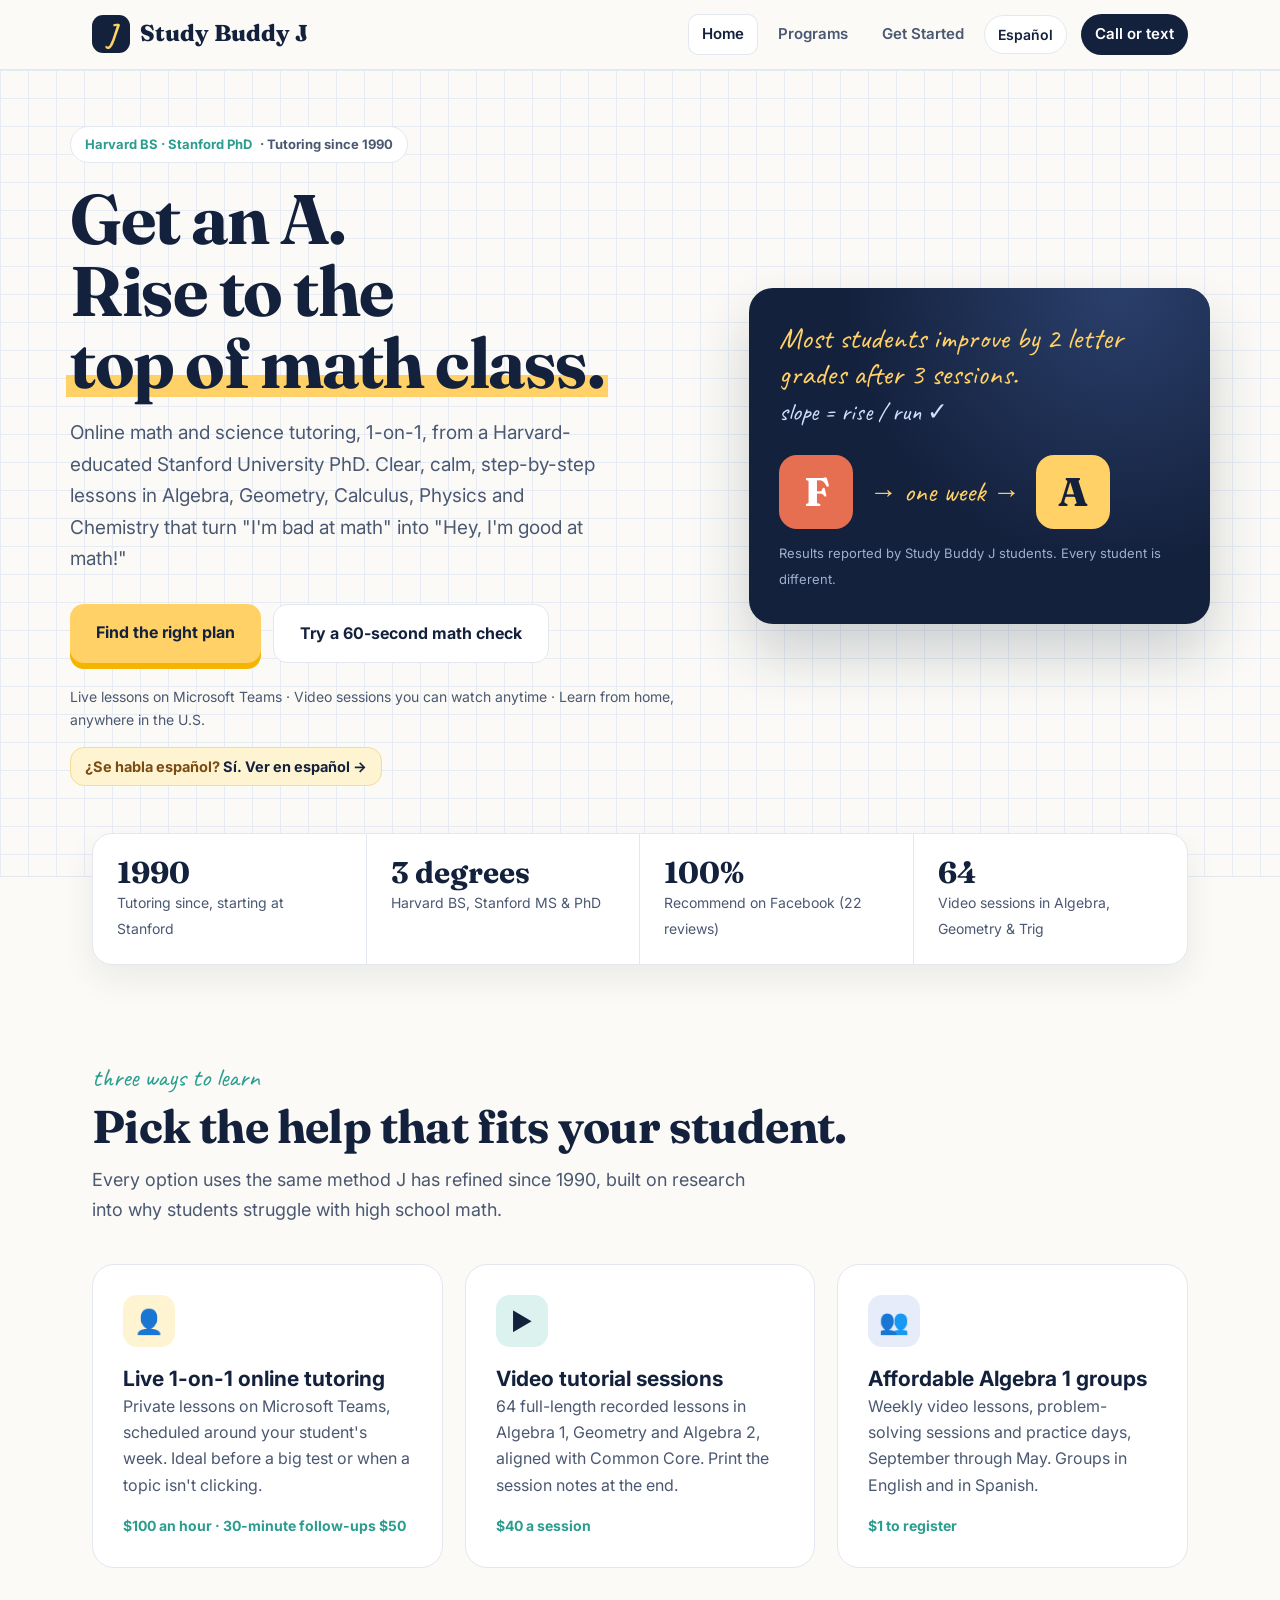
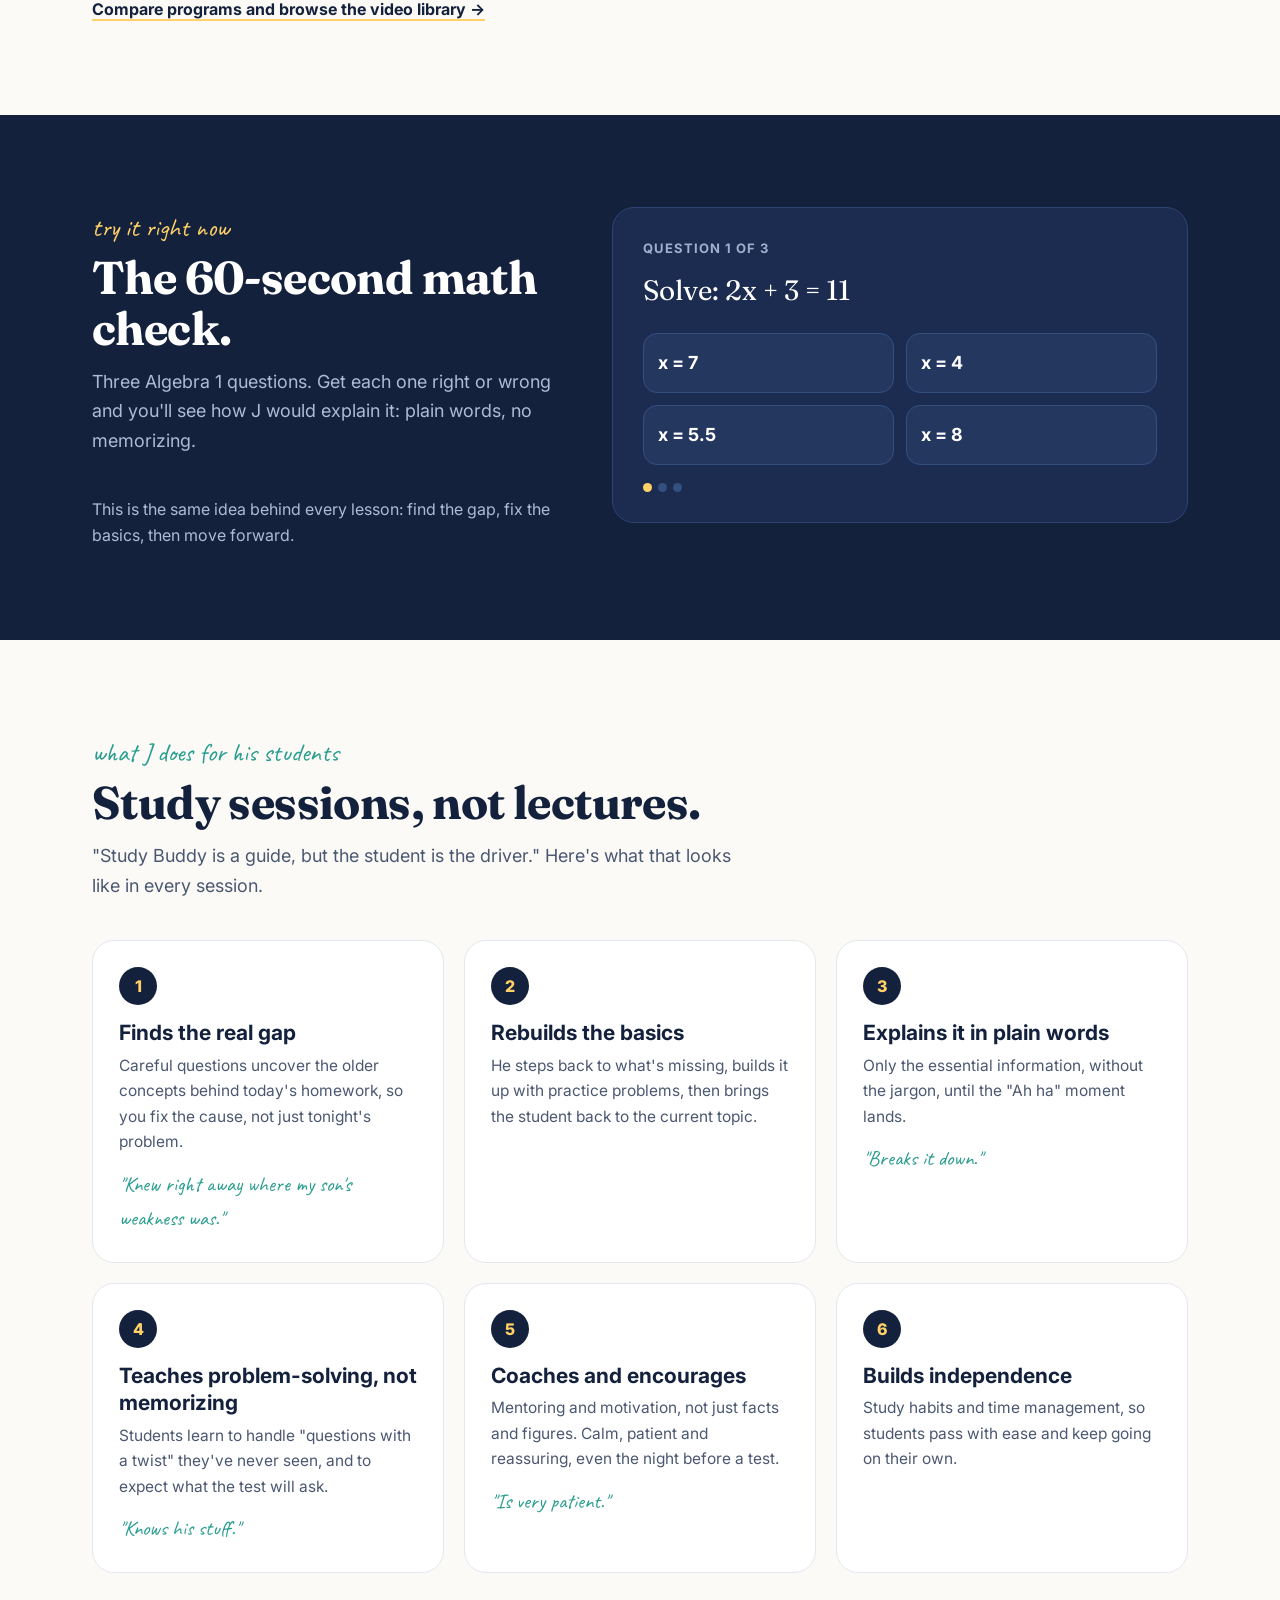
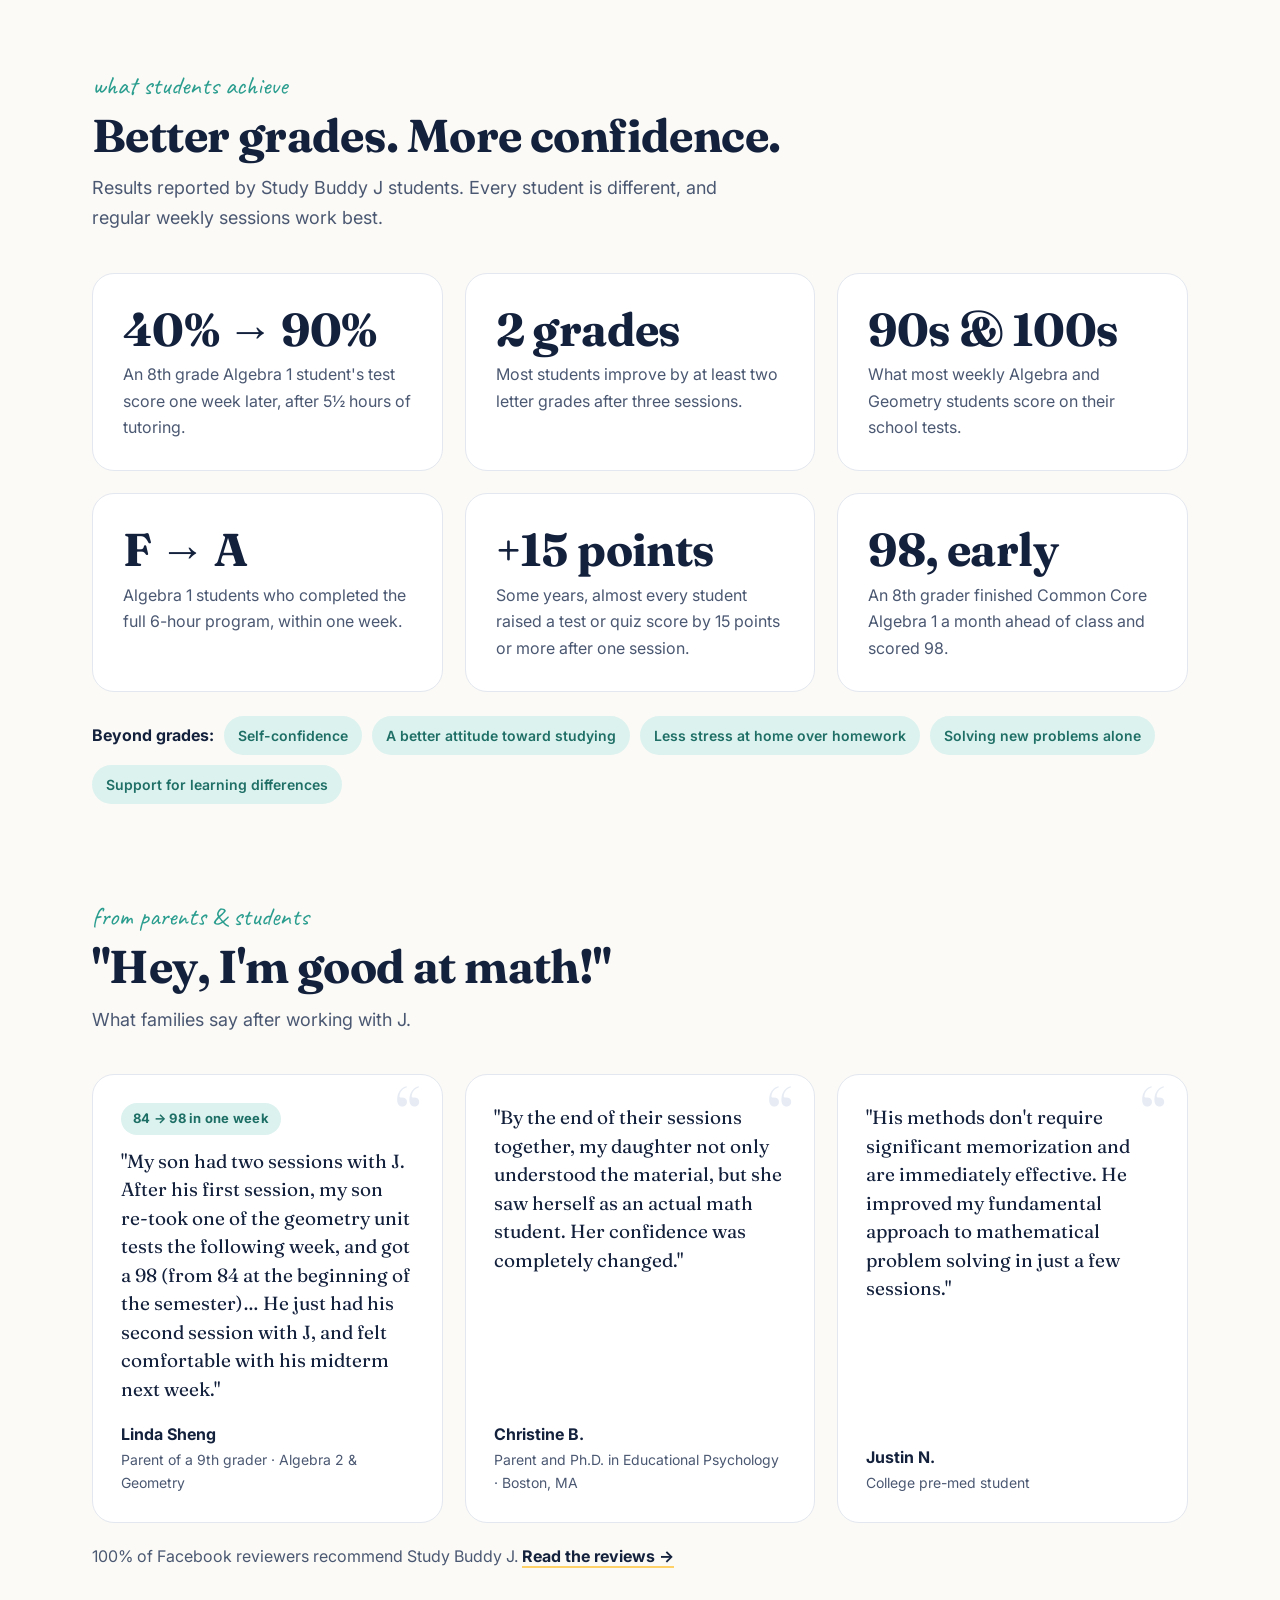
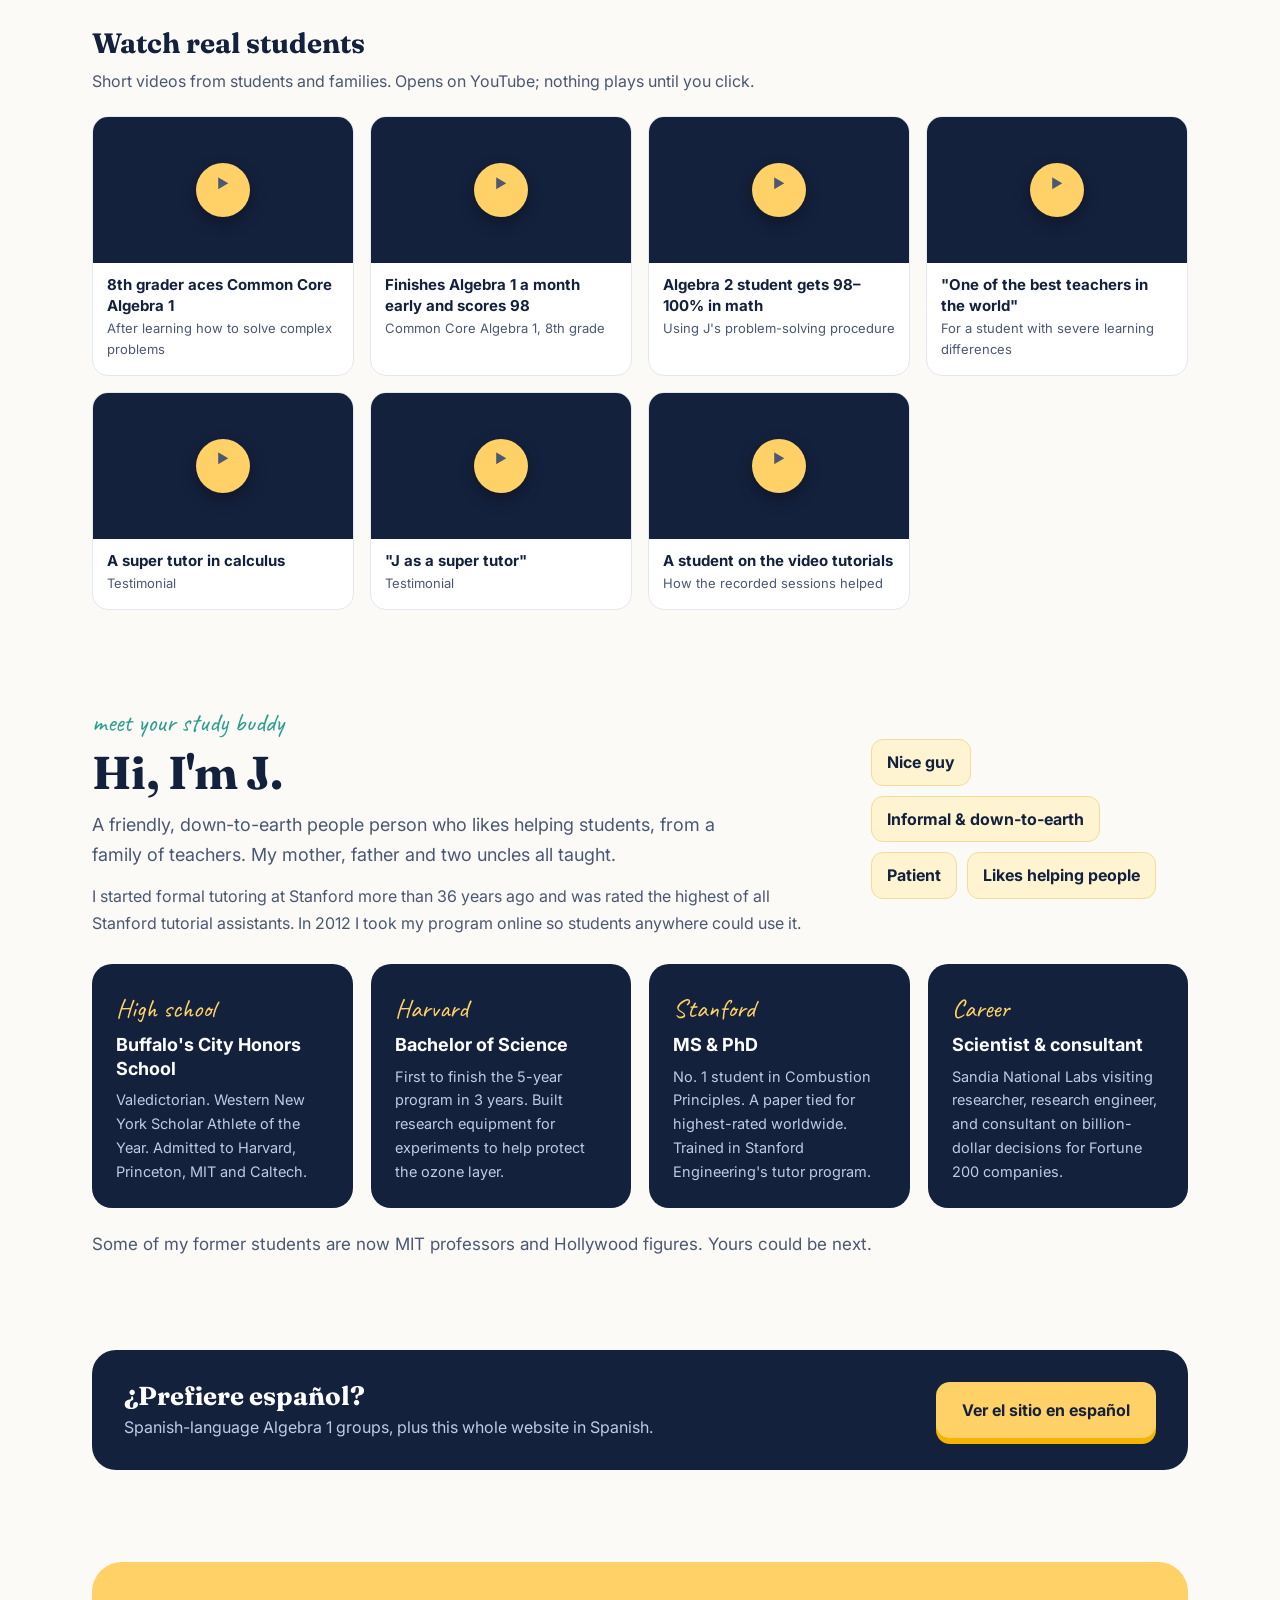
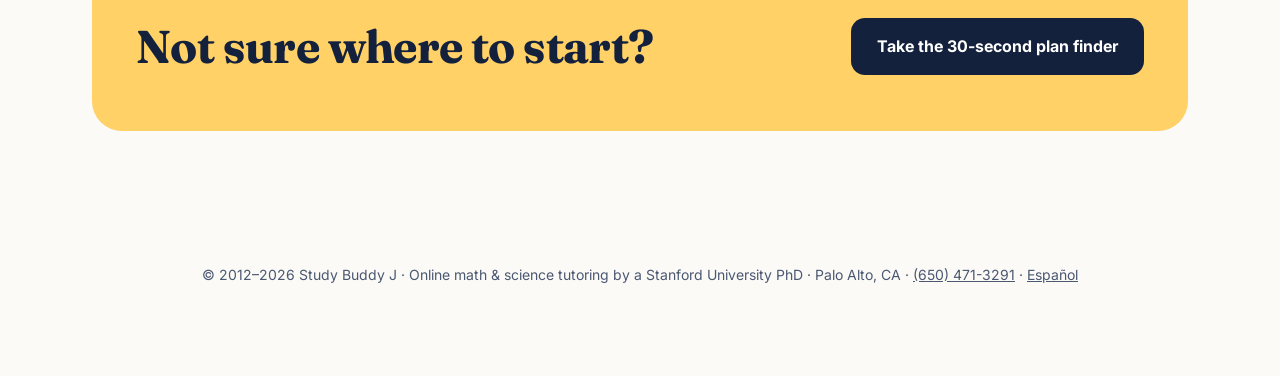
<file: index.html>
<!DOCTYPE html>
<html lang="en">
<head>
<meta charset="utf-8">
<meta name="viewport" content="width=device-width, initial-scale=1">
<title>Online Math Tutor: Algebra, Geometry &amp; Calculus | Study Buddy J</title>
<meta name="description" content="Online math and science tutoring from a Harvard-educated Stanford PhD, tutoring since 1990. Live 1-on-1 lessons, video sessions and Algebra 1 groups. Based in Palo Alto, CA.">
<link rel="canonical" href="https://studybuddyj.net/">
<link rel="alternate" hreflang="en" href="https://studybuddyj.net/">
<link rel="alternate" hreflang="es" href="https://studybuddyj.net/es/">
<link rel="alternate" hreflang="x-default" href="https://studybuddyj.net/">
<meta property="og:type" content="website">
<meta property="og:site_name" content="Study Buddy J">
<meta property="og:title" content="Online Math Tutor: Algebra, Geometry &amp; Calculus | Study Buddy J">
<meta property="og:description" content="Online math and science tutoring from a Harvard-educated Stanford PhD, tutoring since 1990. Live 1-on-1 lessons, video sessions and Algebra 1 groups. Based in Palo Alto, CA.">
<meta property="og:url" content="https://studybuddyj.net/">
<meta property="og:locale" content="en_US">
<link rel="icon" href="assets/favicon.svg" type="image/svg+xml">
<link rel="preconnect" href="https://fonts.googleapis.com">
<link rel="preconnect" href="https://fonts.gstatic.com" crossorigin>
<link href="https://fonts.googleapis.com/css2?family=Fraunces:opsz,wght@9..144,600;9..144,800&family=Inter:wght@400;500;600;700;800&family=Caveat:wght@600&display=swap" rel="stylesheet">
<link rel="stylesheet" href="assets/site.css?v=1dc0cac6">
<script type="application/ld+json">{"@context": "https://schema.org", "@type": "EducationalOrganization", "name": "Study Buddy J", "url": "https://studybuddyj.net/", "telephone": "+1-650-471-3291", "email": "welcome@studybuddyj.net", "description": "Online math and science tutoring by a Harvard-educated Stanford University PhD, tutoring since 1990. Live 1-on-1 lessons, video sessions and Algebra 1 group programs in English and Spanish.", "address": {"@type": "PostalAddress", "addressLocality": "Palo Alto", "addressRegion": "CA", "addressCountry": "US"}, "areaServed": "US", "availableLanguage": ["English", "Spanish"], "knowsAbout": ["Algebra 1", "Geometry", "Algebra 2", "Trigonometry", "Pre-Calculus", "Calculus", "Physics", "Chemistry", "SAT Math"], "sameAs": ["https://www.facebook.com/profile.php?id=61554739125670"]}</script>
</head>
<body>
<div class="topbar"><div class="wrap"><header>
  <a class="logo" href="./"><span class="j">J</span>Study Buddy J</a>
  <nav>
    <a href="./" class="active" aria-current="page">Home</a><a href="programs/">Programs</a><a href="get-started/">Get Started</a>
    <a class="lang" href="es/" hreflang="es" lang="es"><span class="long">Español</span><span class="short">ES</span></a>
    <a class="call" href="tel:+16504713291">Call or text</a>
  </nav>
</header></div></div>

<main class="page" id="page-home">
  <div class="graph"><div class="wrap hero">
    <div>
      <span class="eyebrow"><b>Harvard BS · Stanford PhD</b> · Tutoring since 1990</span>
      <h1>Get an A.<br> Rise to the <span class="hl">top of math class.</span></h1>
      <p class="lede">Online math and science tutoring, 1-on-1, from a Harvard-educated Stanford University PhD. Clear, calm, step-by-step lessons in Algebra, Geometry, Calculus, Physics and Chemistry that turn "I'm bad at math" into "Hey, I'm good at math!"</p>
      <div class="btns">
        <a class="btn btn-main" href="get-started/">Find the right plan</a>
        <a class="btn btn-alt" href="#check">Try a 60-second math check</a>
      </div>
      <p class="hero-note">Live lessons on Microsoft Teams · Video sessions you can watch anytime · Learn from home, anywhere in the U.S.</p>
      <a class="es-pill" href="es/" hreflang="es" lang="es">¿Se habla español? <b>Sí. Ver en español →</b></a>
    </div>
    <div class="board">
      <div class="scribble">Most students improve by 2 letter grades after 3 sessions.</div>
      <div class="ticker" id="ticker">y = mx + b ✓</div>
      <div class="grade"><div class="g f">F</div><div class="arrow">→ one week →</div><div class="g a">A</div></div>
      <small>Results reported by Study Buddy J students. Every student is different.</small>
    </div>
  </div></div>

  <div class="wrap"><div class="proof">
    <div><b data-count="1990">1990</b><span>Tutoring since, starting at Stanford</span></div>
    <div><b>3 degrees</b><span>Harvard BS, Stanford MS &amp; PhD</span></div>
    <div><b><span data-count="100">100</span>%</b><span>Recommend on Facebook (22 reviews)</span></div>
    <div><b><span data-count="64">64</span></b><span>Video sessions in Algebra, Geometry &amp; Trig</span></div>
  </div></div>

  <section>
    <div class="wrap">
      <div class="kicker">three ways to learn</div>
      <h2>Pick the help that fits your student.</h2>
      <p class="sub">Every option uses the same method J has refined since 1990, built on research into why students struggle with high school math.</p>
      <div class="grid3">
        <div class="card"><div class="ico" style="background:#fff4d1">👤</div><h3>Live 1-on-1 online tutoring</h3><p>Private lessons on Microsoft Teams, scheduled around your student's week. Ideal before a big test or when a topic isn't clicking.</p><div class="tagline">$100 an hour · 30-minute follow-ups $50</div></div>
        <div class="card"><div class="ico" style="background:var(--teal-soft)">▶</div><h3>Video tutorial sessions</h3><p>64 full-length recorded lessons in Algebra 1, Geometry and Algebra 2, aligned with Common Core. Print the session notes at the end.</p><div class="tagline">$40 a session</div></div>
        <div class="card"><div class="ico" style="background:#e6ecfa">👥</div><h3>Affordable Algebra 1 groups</h3><p>Weekly video lessons, problem-solving sessions and practice days, September through May. Groups in English and in Spanish.</p><div class="tagline">$1 to register</div></div>
      </div>
      <p style="margin-top:28px"><a class="link" href="programs/">Compare programs and browse the video library →</a></p>
    </div>
  </section>

  <section class="dark" id="check">
    <div class="wrap check">
      <div>
        <div class="kicker">try it right now</div>
        <h2>The 60-second math check.</h2>
        <p class="sub">Three Algebra 1 questions. Get each one right or wrong and you'll see how J would explain it: plain words, no memorizing.</p>
        <p style="color:#aebbd6">This is the same idea behind every lesson: find the gap, fix the basics, then move forward.</p>
      </div>
      <div class="qbox" id="quiz" data-start="get-started/"></div>
    </div>
  </section>

  <section id="method">
    <div class="wrap">
      <div class="kicker">what J does for his students</div>
      <h2>Study sessions, not lectures.</h2>
      <p class="sub">"Study Buddy is a guide, but the student is the driver." Here's what that looks like in every session.</p>
      <div class="steps">
        <div class="step"><span class="n">1</span><h3>Finds the real gap</h3><p>Careful questions uncover the older concepts behind today's homework, so you fix the cause, not just tonight's problem.</p><span class="say">"Knew right away where my son's weakness was."</span></div>
        <div class="step"><span class="n">2</span><h3>Rebuilds the basics</h3><p>He steps back to what's missing, builds it up with practice problems, then brings the student back to the current topic.</p></div>
        <div class="step"><span class="n">3</span><h3>Explains it in plain words</h3><p>Only the essential information, without the jargon, until the "Ah ha" moment lands.</p><span class="say">"Breaks it down."</span></div>
        <div class="step"><span class="n">4</span><h3>Teaches problem-solving, not memorizing</h3><p>Students learn to handle "questions with a twist" they've never seen, and to expect what the test will ask.</p><span class="say">"Knows his stuff."</span></div>
        <div class="step"><span class="n">5</span><h3>Coaches and encourages</h3><p>Mentoring and motivation, not just facts and figures. Calm, patient and reassuring, even the night before a test.</p><span class="say">"Is very patient."</span></div>
        <div class="step"><span class="n">6</span><h3>Builds independence</h3><p>Study habits and time management, so students pass with ease and keep going on their own.</p></div>
      </div>
    </div>
  </section>

  <section style="padding-top:0">
    <div class="wrap">
      <div class="kicker">what students achieve</div>
      <h2>Better grades. More confidence.</h2>
      <p class="sub">Results reported by Study Buddy J students. Every student is different, and regular weekly sessions work best.</p>
      <div class="grid3 stats">
        <div class="card"><h2>40% → 90%</h2><p>An 8th grade Algebra 1 student's test score one week later, after 5½ hours of tutoring.</p></div>
        <div class="card"><h2>2 grades</h2><p>Most students improve by at least two letter grades after three sessions.</p></div>
        <div class="card"><h2>90s &amp; 100s</h2><p>What most weekly Algebra and Geometry students score on their school tests.</p></div>
        <div class="card"><h2>F → A</h2><p>Algebra 1 students who completed the full 6-hour program, within one week.</p></div>
        <div class="card"><h2>+15 points</h2><p>Some years, almost every student raised a test or quiz score by 15 points or more after one session.</p></div>
        <div class="card"><h2>98, early</h2><p>An 8th grader finished Common Core Algebra 1 a month ahead of class and scored 98.</p></div>
      </div>
      <div class="beyond">
        <b>Beyond grades:</b>
        <span>Self-confidence</span><span>A better attitude toward studying</span><span>Less stress at home over homework</span><span>Solving new problems alone</span><span>Support for learning differences</span>
      </div>
    </div>
  </section>

  <section style="padding-top:0" id="reviews">
    <div class="wrap">
      <div class="kicker">from parents &amp; students</div>
      <h2>"Hey, I'm good at math!"</h2>
      <p class="sub">What families say after working with J.</p>
      <div class="grid3 reviews">
        <figure class="rev"><div class="rev-tag">84 → 98 in one week</div><blockquote>"My son had two sessions with J. After his first session, my son re-took one of the geometry unit tests the following week, and got a 98 (from 84 at the beginning of the semester)… He just had his second session with J, and felt comfortable with his midterm next week."</blockquote><figcaption><b>Linda Sheng</b><span>Parent of a 9th grader · Algebra 2 &amp; Geometry</span></figcaption></figure>
        <figure class="rev"><blockquote>"By the end of their sessions together, my daughter not only understood the material, but she saw herself as an actual math student. Her confidence was completely changed."</blockquote><figcaption><b>Christine B.</b><span>Parent and Ph.D. in Educational Psychology · Boston, MA</span></figcaption></figure>
        <figure class="rev"><blockquote>"His methods don't require significant memorization and are immediately effective. He improved my fundamental approach to mathematical problem solving in just a few sessions."</blockquote><figcaption><b>Justin N.</b><span>College pre-med student</span></figcaption></figure>
      </div>
      <p class="more-rev">100% of Facebook reviewers recommend Study Buddy J. <a class="link" href="https://www.facebook.com/profile.php?id=61554739125670&amp;sk=reviews" target="_blank" rel="noopener">Read the reviews →</a></p>

      <h3 style="margin:56px 0 6px;font-family:'Fraunces',serif;font-size:28px">Watch real students</h3>
      <p style="color:var(--ink-soft);margin-bottom:22px">Short videos from students and families. Opens on YouTube; nothing plays until you click.</p>
      <div class="vgrid"><a class="vcard" href="https://www.youtube.com/watch?v=wDbudhC2nAU" target="_blank" rel="noopener"><div class="thumb" style="background-image:url(https://i.ytimg.com/vi/wDbudhC2nAU/hqdefault.jpg)"><span class="pbtn">▶</span></div><b>8th grader aces Common Core Algebra 1</b><span>After learning how to solve complex problems</span></a><a class="vcard" href="https://www.youtube.com/watch?v=GCJEwAzh7tQ" target="_blank" rel="noopener"><div class="thumb" style="background-image:url(https://i.ytimg.com/vi/GCJEwAzh7tQ/hqdefault.jpg)"><span class="pbtn">▶</span></div><b>Finishes Algebra 1 a month early and scores 98</b><span>Common Core Algebra 1, 8th grade</span></a><a class="vcard" href="https://www.youtube.com/watch?v=z6eLEng6H3I" target="_blank" rel="noopener"><div class="thumb" style="background-image:url(https://i.ytimg.com/vi/z6eLEng6H3I/hqdefault.jpg)"><span class="pbtn">▶</span></div><b>Algebra 2 student gets 98–100% in math</b><span>Using J's problem-solving procedure</span></a><a class="vcard" href="https://www.youtube.com/watch?v=gaQkwqXOjgE" target="_blank" rel="noopener"><div class="thumb" style="background-image:url(https://i.ytimg.com/vi/gaQkwqXOjgE/hqdefault.jpg)"><span class="pbtn">▶</span></div><b>"One of the best teachers in the world"</b><span>For a student with severe learning differences</span></a><a class="vcard" href="https://www.youtube.com/watch?v=ASekdlsZnmU" target="_blank" rel="noopener"><div class="thumb" style="background-image:url(https://i.ytimg.com/vi/ASekdlsZnmU/hqdefault.jpg)"><span class="pbtn">▶</span></div><b>A super tutor in calculus</b><span>Testimonial</span></a><a class="vcard" href="https://www.youtube.com/watch?v=7LE7vMYkFGE" target="_blank" rel="noopener"><div class="thumb" style="background-image:url(https://i.ytimg.com/vi/7LE7vMYkFGE/hqdefault.jpg)"><span class="pbtn">▶</span></div><b>"J as a super tutor"</b><span>Testimonial</span></a><a class="vcard" href="https://www.youtube.com/watch?v=bZ2bqB1WyNo" target="_blank" rel="noopener"><div class="thumb" style="background-image:url(https://i.ytimg.com/vi/bZ2bqB1WyNo/hqdefault.jpg)"><span class="pbtn">▶</span></div><b>A student on the video tutorials</b><span>How the recorded sessions helped</span></a></div>
    </div>
  </section>

  <section style="padding-top:0" id="about">
    <div class="wrap">
      <div class="about-top">
        <div>
          <div class="kicker">meet your study buddy</div>
          <h2>Hi, I'm J.</h2>
          <p class="sub" style="margin-bottom:14px">A friendly, down-to-earth people person who likes helping students, from a family of teachers. My mother, father and two uncles all taught.</p>
          <p style="color:var(--ink-soft)">I started formal tutoring at Stanford more than 36 years ago and was rated the highest of all Stanford tutorial assistants. In 2012 I took my program online so students anywhere could use it.</p>
        </div>
        <ul class="traits"><li>Nice guy</li><li>Informal &amp; down-to-earth</li><li>Patient</li><li>Likes helping people</li></ul>
      </div>
      <div class="timeline">
        <div class="tl"><span class="yr">High school</span><h3>Buffalo's City Honors School</h3><p>Valedictorian. Western New York Scholar Athlete of the Year. Admitted to Harvard, Princeton, MIT and Caltech.</p></div>
        <div class="tl"><span class="yr">Harvard</span><h3>Bachelor of Science</h3><p>First to finish the 5-year program in 3 years. Built research equipment for experiments to help protect the ozone layer.</p></div>
        <div class="tl"><span class="yr">Stanford</span><h3>MS &amp; PhD</h3><p>No. 1 student in Combustion Principles. A paper tied for highest-rated worldwide. Trained in Stanford Engineering's tutor program.</p></div>
        <div class="tl"><span class="yr">Career</span><h3>Scientist &amp; consultant</h3><p>Sandia National Labs visiting researcher, research engineer, and consultant on billion-dollar decisions for Fortune 200 companies.</p></div>
      </div>
      <p style="color:var(--ink-soft);margin-top:22px;font-size:17px">Some of my former students are now MIT professors and Hollywood figures. Yours could be next.</p>
    </div>
  </section>

  <section style="padding-top:0"><div class="wrap"><div class="es-strip">
    <div><h3 lang="es">¿Prefiere español?</h3><p>Spanish-language Algebra 1 groups, plus this whole website in Spanish.</p></div>
    <a class="btn btn-main" href="es/" hreflang="es" lang="es">Ver el sitio en español</a>
  </div></div></section>

  <section style="padding-top:0"><div class="wrap"><div class="cta">
    <h2>Not sure where to start?</h2>
    <a class="btn btn-dark" href="get-started/">Take the 30-second plan finder</a>
  </div></div></section>
</main>

<footer>© 2012–2026 Study Buddy J · Online math &amp; science tutoring by a Stanford University PhD · Palo Alto, CA · <a href="tel:+16504713291">(650) 471-3291</a> · <a href="es/" hreflang="es">Español</a></footer>
<div class="mobile-call"><a href="tel:+16504713291" style="background:var(--navy);color:#fff">Call or text</a><a href="get-started/" style="background:var(--chalk);color:var(--navy)">Get started</a></div>
<script src="assets/site.js?v=1dc0cac6" defer></script>
</body>
</html>
</file>
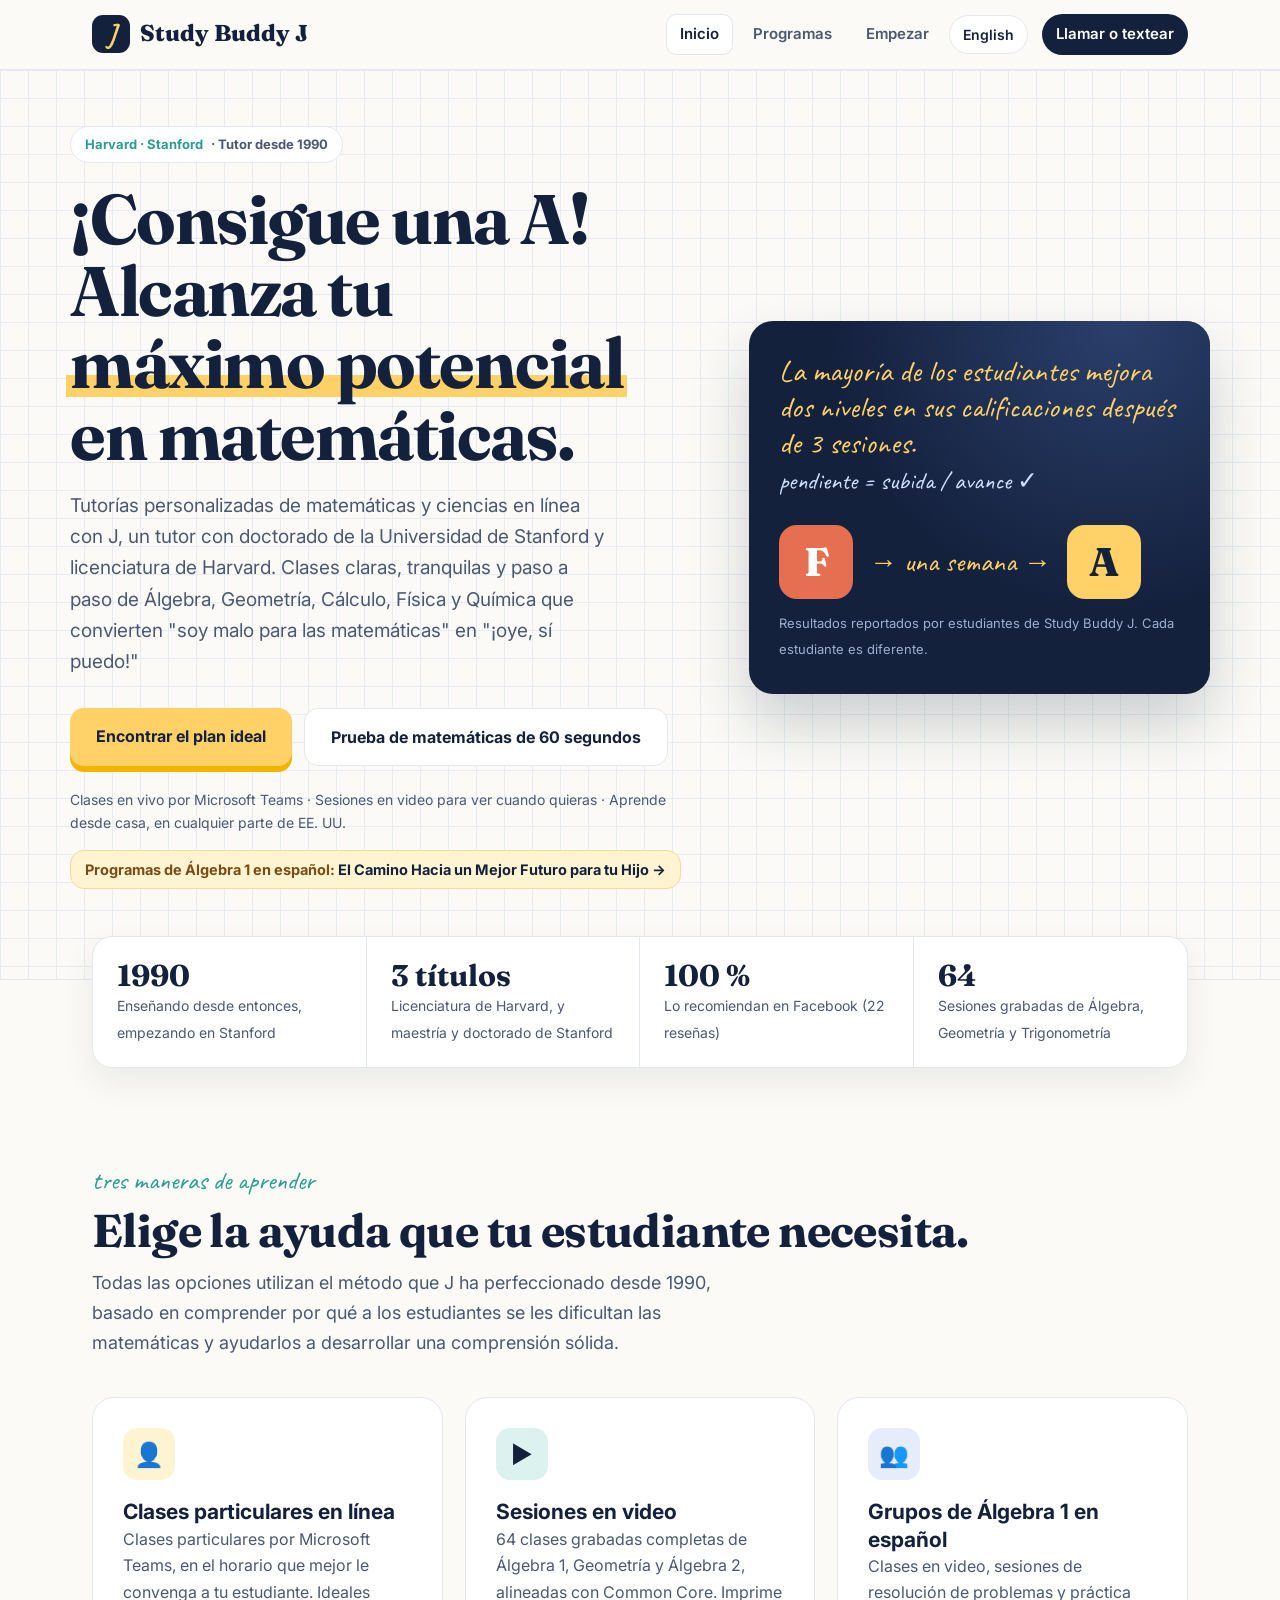
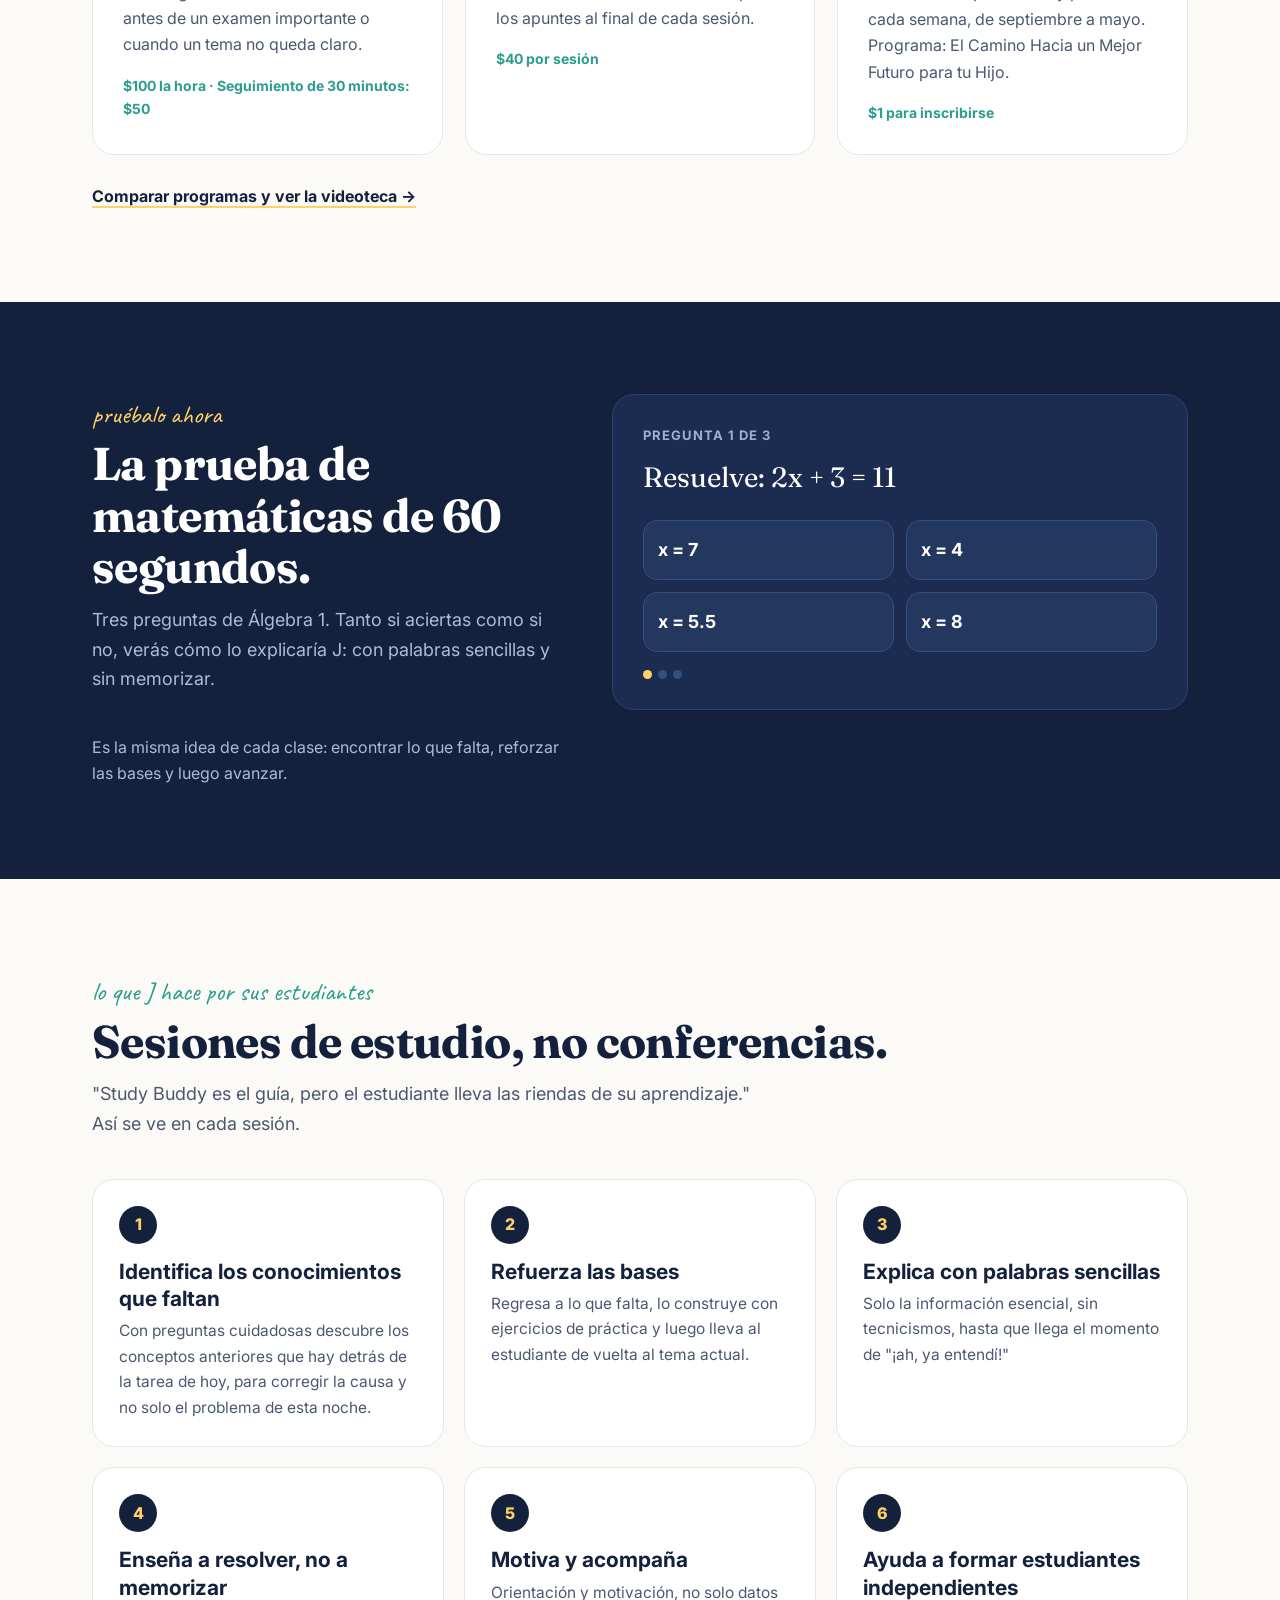
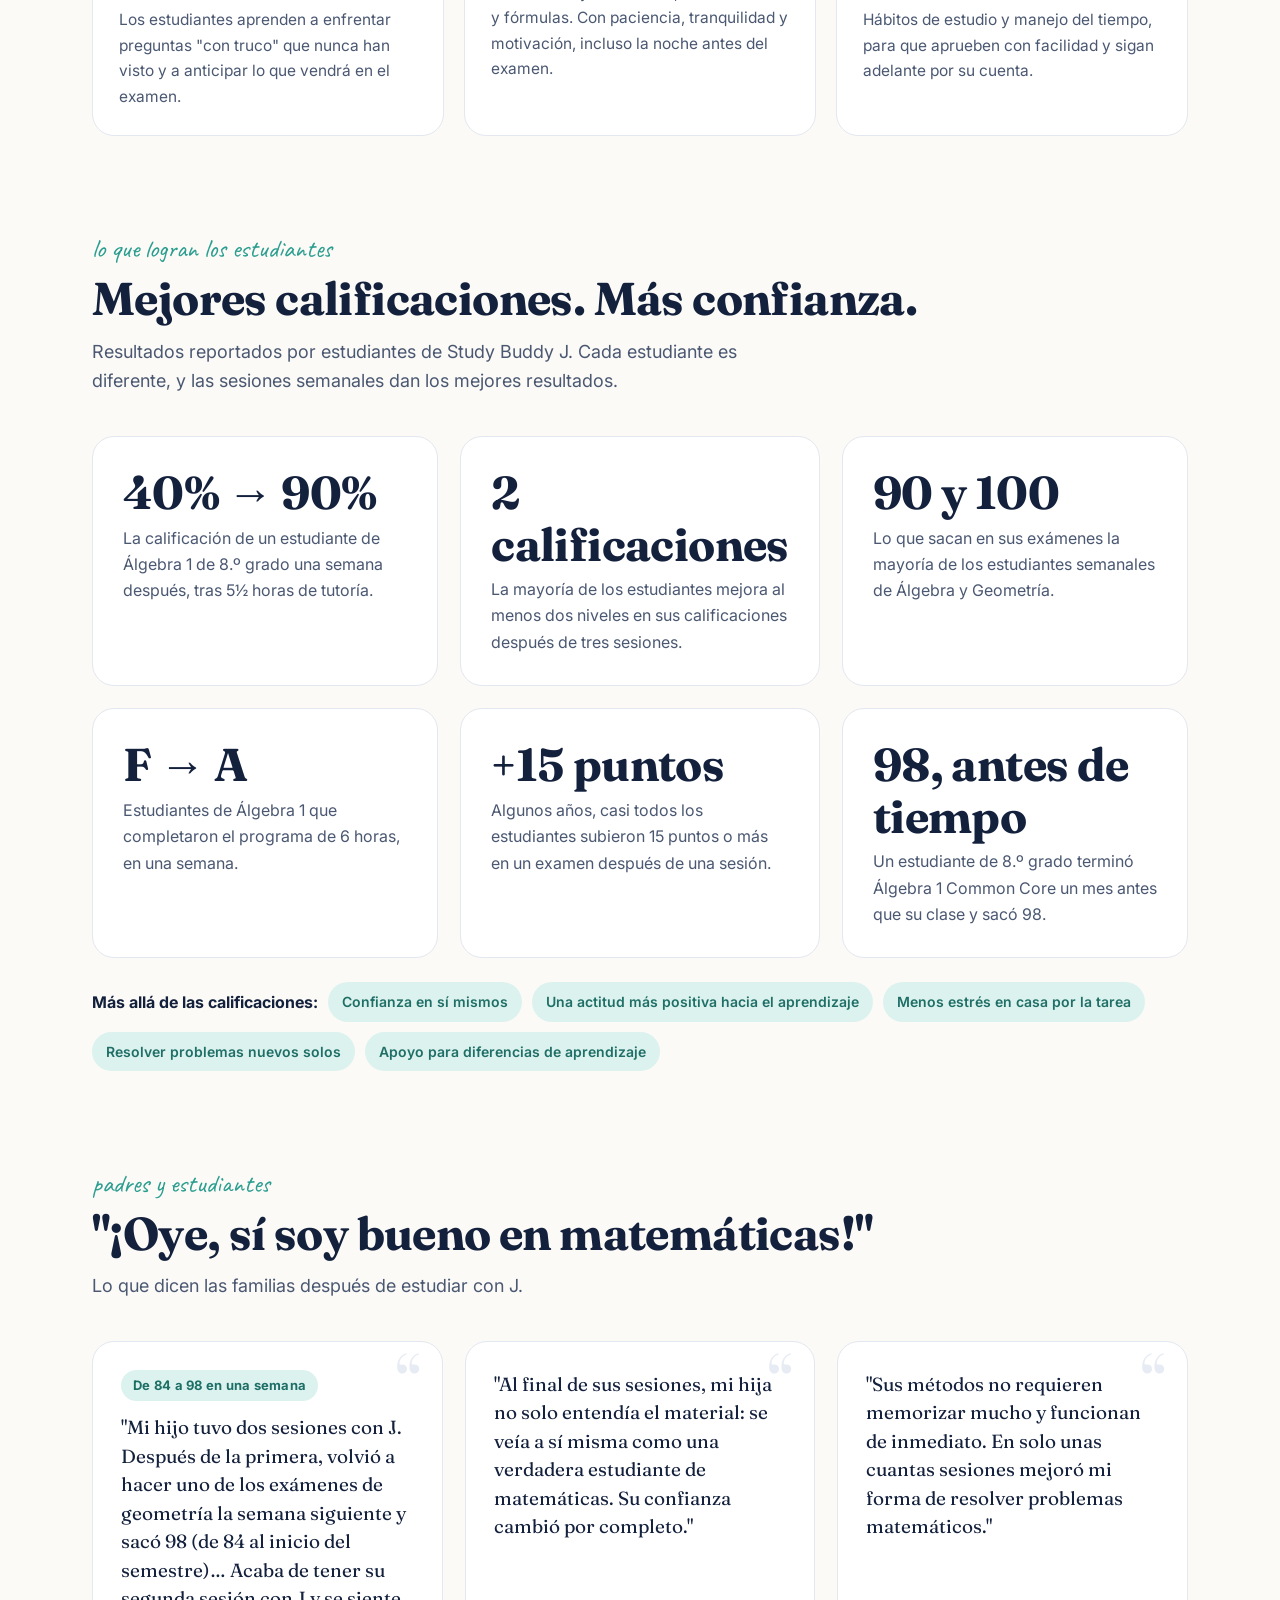
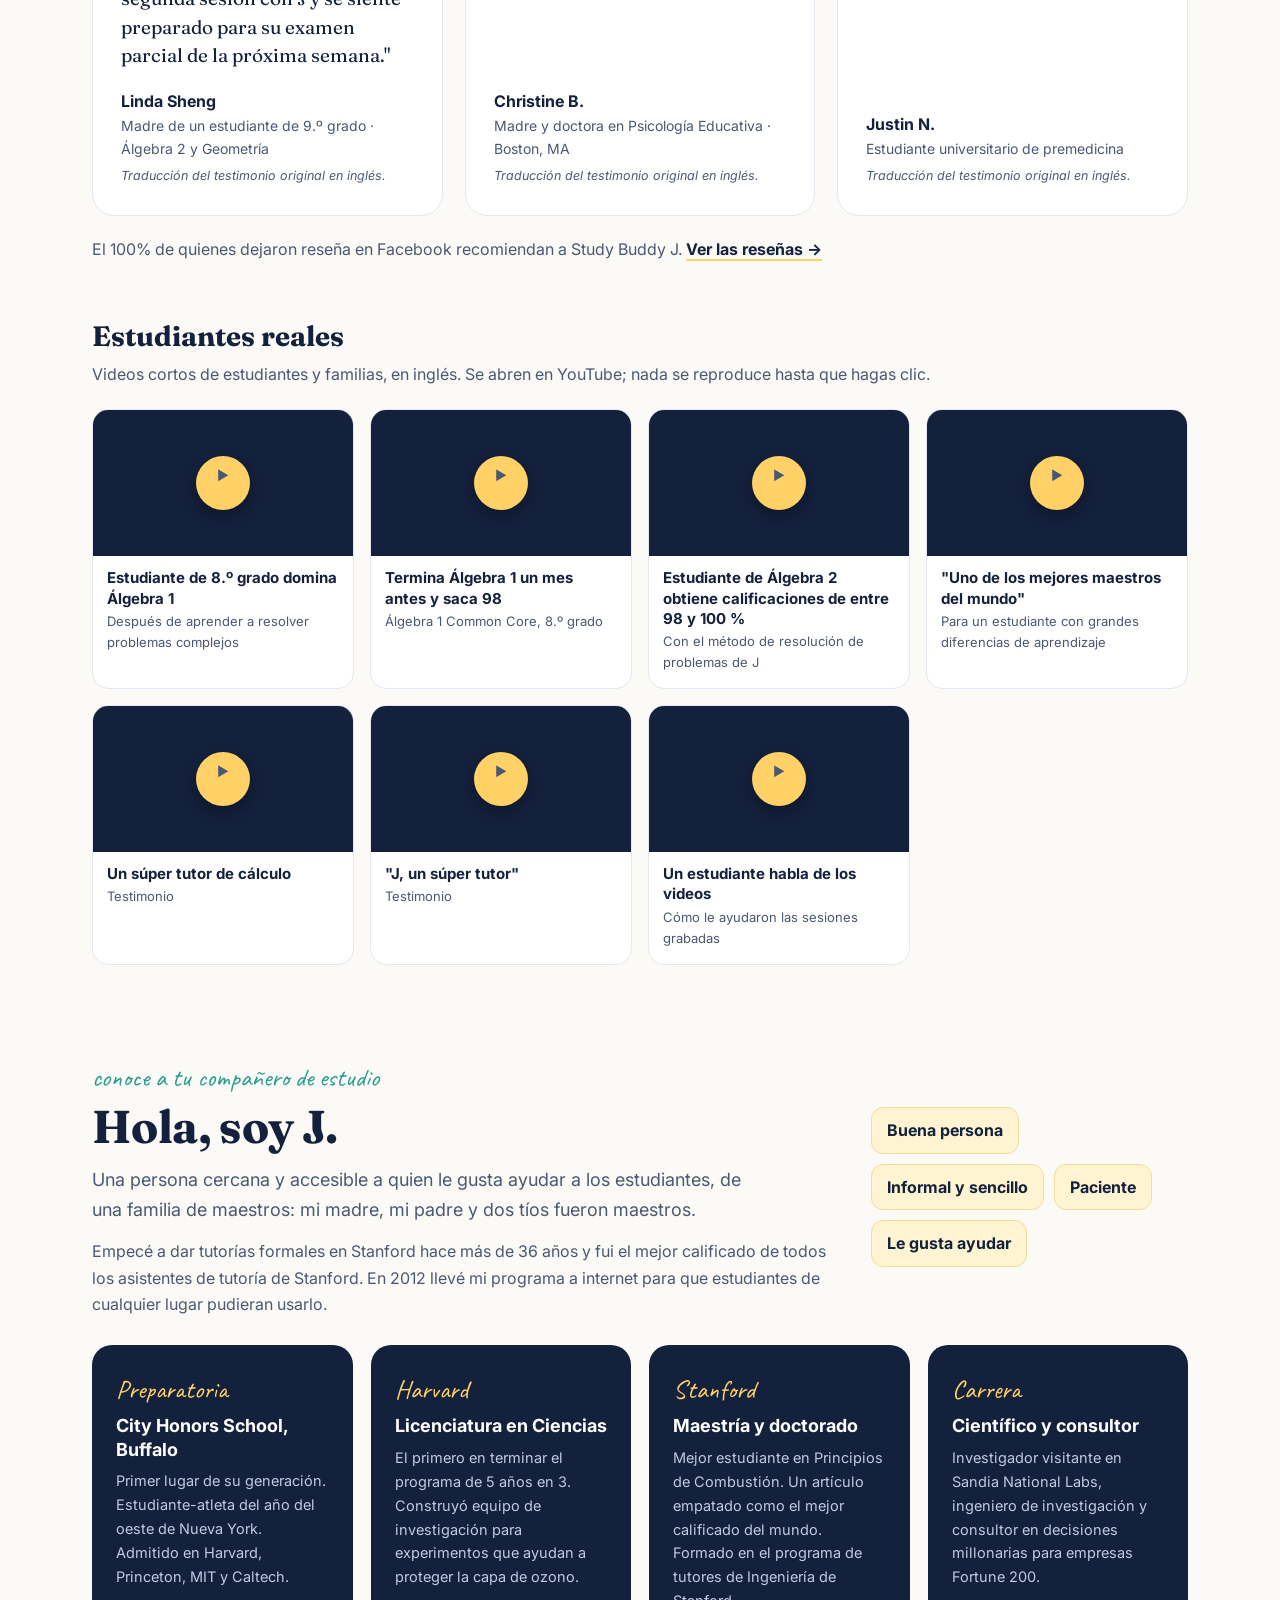
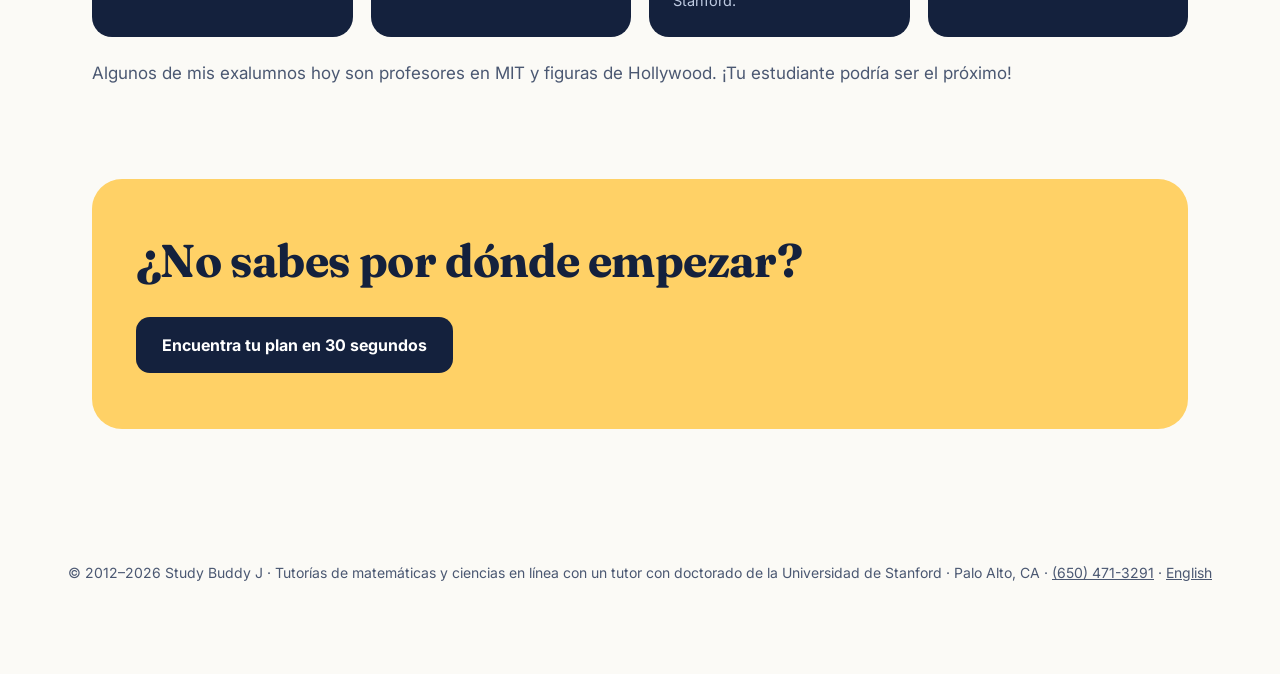
<file: es/index.html>
<!DOCTYPE html>
<html lang="es">
<head>
<meta charset="utf-8">
<meta name="viewport" content="width=device-width, initial-scale=1">
<title>Tutor de Matemáticas en Línea en Español | Study Buddy J</title>
<meta name="description" content="Tutorías personalizadas de matemáticas y ciencias en línea con un tutor con doctorado de Stanford y licenciatura de Harvard, enseñando desde 1990. Clases en vivo, videos y grupos de Álgebra 1 en español.">
<link rel="canonical" href="https://studybuddyj.net/es/">
<link rel="alternate" hreflang="en" href="https://studybuddyj.net/">
<link rel="alternate" hreflang="es" href="https://studybuddyj.net/es/">
<link rel="alternate" hreflang="x-default" href="https://studybuddyj.net/">
<meta property="og:type" content="website">
<meta property="og:site_name" content="Study Buddy J">
<meta property="og:title" content="Tutor de Matemáticas en Línea en Español | Study Buddy J">
<meta property="og:description" content="Tutorías personalizadas de matemáticas y ciencias en línea con un tutor con doctorado de Stanford y licenciatura de Harvard, enseñando desde 1990. Clases en vivo, videos y grupos de Álgebra 1 en español.">
<meta property="og:url" content="https://studybuddyj.net/es/">
<meta property="og:locale" content="es_US">
<link rel="icon" href="../assets/favicon.svg" type="image/svg+xml">
<link rel="preconnect" href="https://fonts.googleapis.com">
<link rel="preconnect" href="https://fonts.gstatic.com" crossorigin>
<link href="https://fonts.googleapis.com/css2?family=Fraunces:opsz,wght@9..144,600;9..144,800&family=Inter:wght@400;500;600;700;800&family=Caveat:wght@600&display=swap" rel="stylesheet">
<link rel="stylesheet" href="../assets/site.css?v=1dc0cac6">
<script type="application/ld+json">{"@context": "https://schema.org", "@type": "EducationalOrganization", "name": "Study Buddy J", "url": "https://studybuddyj.net/", "telephone": "+1-650-471-3291", "email": "welcome@studybuddyj.net", "description": "Online math and science tutoring by a Harvard-educated Stanford University PhD, tutoring since 1990. Live 1-on-1 lessons, video sessions and Algebra 1 group programs in English and Spanish.", "address": {"@type": "PostalAddress", "addressLocality": "Palo Alto", "addressRegion": "CA", "addressCountry": "US"}, "areaServed": "US", "availableLanguage": ["English", "Spanish"], "knowsAbout": ["Algebra 1", "Geometry", "Algebra 2", "Trigonometry", "Pre-Calculus", "Calculus", "Physics", "Chemistry", "SAT Math"], "sameAs": ["https://www.facebook.com/profile.php?id=61554739125670"]}</script>
</head>
<body>
<div class="topbar"><div class="wrap"><header>
  <a class="logo" href="../es/"><span class="j">J</span>Study Buddy J</a>
  <nav>
    <a href="../es/" class="active" aria-current="page">Inicio</a><a href="../es/programas/">Programas</a><a href="../es/empezar/">Empezar</a>
    <a class="lang" href="../" hreflang="en" lang="en"><span class="long">English</span><span class="short">EN</span></a>
    <a class="call" href="tel:+16504713291">Llamar o textear</a>
  </nav>
</header></div></div>

<main class="page" id="page-home">
  <div class="graph"><div class="wrap hero">
    <div>
      <span class="eyebrow"><b>Harvard · Stanford</b> · Tutor desde 1990</span>
      <h1>¡Consigue una A!<br> Alcanza tu <span class="hl">máximo potencial</span> en matemáticas.</h1>
      <p class="lede">Tutorías personalizadas de matemáticas y ciencias en línea con J, un tutor con doctorado de la Universidad de Stanford y licenciatura de Harvard. Clases claras, tranquilas y paso a paso de Álgebra, Geometría, Cálculo, Física y Química que convierten "soy malo para las matemáticas" en "¡oye, sí puedo!"</p>
      <div class="btns">
        <a class="btn btn-main" href="../es/empezar/">Encontrar el plan ideal</a>
        <a class="btn btn-alt" href="#check">Prueba de matemáticas de 60 segundos</a>
      </div>
      <p class="hero-note">Clases en vivo por Microsoft Teams · Sesiones en video para ver cuando quieras · Aprende desde casa, en cualquier parte de EE. UU.</p>
      <a class="es-pill" href="../es/programas/#grupos">Programas de Álgebra 1 en español: <b>El Camino Hacia un Mejor Futuro para tu Hijo →</b></a>
    </div>
    <div class="board">
      <div class="scribble">La mayoría de los estudiantes mejora dos niveles en sus calificaciones después de 3 sesiones.</div>
      <div class="ticker" id="ticker">y = mx + b ✓</div>
      <div class="grade"><div class="g f">F</div><div class="arrow">→ una semana →</div><div class="g a">A</div></div>
      <small>Resultados reportados por estudiantes de Study Buddy J. Cada estudiante es diferente.</small>
    </div>
  </div></div>

  <div class="wrap"><div class="proof">
    <div><b data-count="1990">1990</b><span>Enseñando desde entonces, empezando en Stanford</span></div>
    <div><b>3 títulos</b><span>Licenciatura de Harvard, y maestría y doctorado de Stanford</span></div>
    <div><b><span data-count="100">100</span>&nbsp;%</b><span>Lo recomiendan en Facebook (22 reseñas)</span></div>
    <div><b><span data-count="64">64</span></b><span>Sesiones grabadas de Álgebra, Geometría y Trigonometría</span></div>
  </div></div>

  <section>
    <div class="wrap">
      <div class="kicker">tres maneras de aprender</div>
      <h2>Elige la ayuda que tu estudiante necesita.</h2>
      <p class="sub">Todas las opciones utilizan el método que J ha perfeccionado desde 1990, basado en comprender por qué a los estudiantes se les dificultan las matemáticas y ayudarlos a desarrollar una comprensión sólida.</p>
      <div class="grid3">
        <div class="card"><div class="ico" style="background:#fff4d1">👤</div><h3>Clases particulares en línea</h3><p>Clases particulares por Microsoft Teams, en el horario que mejor le convenga a tu estudiante. Ideales antes de un examen importante o cuando un tema no queda claro.</p><div class="tagline">$100 la hora · Seguimiento de 30 minutos: $50</div></div>
        <div class="card"><div class="ico" style="background:var(--teal-soft)">▶</div><h3>Sesiones en video</h3><p>64 clases grabadas completas de Álgebra 1, Geometría y Álgebra 2, alineadas con Common Core. Imprime los apuntes al final de cada sesión.</p><div class="tagline">$40 por sesión</div></div>
        <div class="card"><div class="ico" style="background:#e6ecfa">👥</div><h3>Grupos de Álgebra 1 en español</h3><p>Clases en video, sesiones de resolución de problemas y práctica cada semana, de septiembre a mayo. Programa: El Camino Hacia un Mejor Futuro para tu Hijo.</p><div class="tagline">$1 para inscribirse</div></div>
      </div>
      <p style="margin-top:28px"><a class="link" href="../es/programas/">Comparar programas y ver la videoteca →</a></p>
    </div>
  </section>

  <section class="dark" id="check">
    <div class="wrap check">
      <div>
        <div class="kicker">pruébalo ahora</div>
        <h2>La prueba de matemáticas de 60 segundos.</h2>
        <p class="sub">Tres preguntas de Álgebra 1. Tanto si aciertas como si no, verás cómo lo explicaría J: con palabras sencillas y sin memorizar.</p>
        <p style="color:#aebbd6">Es la misma idea de cada clase: encontrar lo que falta, reforzar las bases y luego avanzar.</p>
      </div>
      <div class="qbox" id="quiz" data-start="../es/empezar/"></div>
    </div>
  </section>

  <section id="method">
    <div class="wrap">
      <div class="kicker">lo que J hace por sus estudiantes</div>
      <h2>Sesiones de estudio, no conferencias.</h2>
      <p class="sub">"Study Buddy es el guía, pero el estudiante lleva las riendas de su aprendizaje." Así se ve en cada sesión.</p>
      <div class="steps">
        <div class="step"><span class="n">1</span><h3>Identifica los conocimientos que faltan</h3><p>Con preguntas cuidadosas descubre los conceptos anteriores que hay detrás de la tarea de hoy, para corregir la causa y no solo el problema de esta noche.</p></div>
        <div class="step"><span class="n">2</span><h3>Refuerza las bases</h3><p>Regresa a lo que falta, lo construye con ejercicios de práctica y luego lleva al estudiante de vuelta al tema actual.</p></div>
        <div class="step"><span class="n">3</span><h3>Explica con palabras sencillas</h3><p>Solo la información esencial, sin tecnicismos, hasta que llega el momento de "¡ah, ya entendí!"</p></div>
        <div class="step"><span class="n">4</span><h3>Enseña a resolver, no a memorizar</h3><p>Los estudiantes aprenden a enfrentar preguntas "con truco" que nunca han visto y a anticipar lo que vendrá en el examen.</p></div>
        <div class="step"><span class="n">5</span><h3>Motiva y acompaña</h3><p>Orientación y motivación, no solo datos y fórmulas. Con paciencia, tranquilidad y motivación, incluso la noche antes del examen.</p></div>
        <div class="step"><span class="n">6</span><h3>Ayuda a formar estudiantes independientes</h3><p>Hábitos de estudio y manejo del tiempo, para que aprueben con facilidad y sigan adelante por su cuenta.</p></div>
      </div>
    </div>
  </section>

  <section style="padding-top:0">
    <div class="wrap">
      <div class="kicker">lo que logran los estudiantes</div>
      <h2>Mejores calificaciones. Más confianza.</h2>
      <p class="sub">Resultados reportados por estudiantes de Study Buddy J. Cada estudiante es diferente, y las sesiones semanales dan los mejores resultados.</p>
      <div class="grid3 stats">
        <div class="card"><h2>40% → 90%</h2><p>La calificación de un estudiante de Álgebra 1 de 8.º grado una semana después, tras 5½ horas de tutoría.</p></div>
        <div class="card"><h2>2 calificaciones</h2><p>La mayoría de los estudiantes mejora al menos dos niveles en sus calificaciones después de tres sesiones.</p></div>
        <div class="card"><h2>90 y 100</h2><p>Lo que sacan en sus exámenes la mayoría de los estudiantes semanales de Álgebra y Geometría.</p></div>
        <div class="card"><h2>F → A</h2><p>Estudiantes de Álgebra 1 que completaron el programa de 6 horas, en una semana.</p></div>
        <div class="card"><h2>+15 puntos</h2><p>Algunos años, casi todos los estudiantes subieron 15 puntos o más en un examen después de una sesión.</p></div>
        <div class="card"><h2>98, antes de tiempo</h2><p>Un estudiante de 8.º grado terminó Álgebra 1 Common Core un mes antes que su clase y sacó 98.</p></div>
      </div>
      <div class="beyond">
        <b>Más allá de las calificaciones:</b>
        <span>Confianza en sí mismos</span><span>Una actitud más positiva hacia el aprendizaje</span><span>Menos estrés en casa por la tarea</span><span>Resolver problemas nuevos solos</span><span>Apoyo para diferencias de aprendizaje</span>
      </div>
    </div>
  </section>

  <section style="padding-top:0" id="reviews">
    <div class="wrap">
      <div class="kicker">padres y estudiantes</div>
      <h2>"¡Oye, sí soy bueno en matemáticas!"</h2>
      <p class="sub">Lo que dicen las familias después de estudiar con J.</p>
      <div class="grid3 reviews">
        <figure class="rev"><div class="rev-tag">De 84 a 98 en una semana</div><blockquote>"Mi hijo tuvo dos sesiones con J. Después de la primera, volvió a hacer uno de los exámenes de geometría la semana siguiente y sacó 98 (de 84 al inicio del semestre)… Acaba de tener su segunda sesión con J y se siente preparado para su examen parcial de la próxima semana."</blockquote><figcaption><b>Linda Sheng</b><span>Madre de un estudiante de 9.º grado · Álgebra 2 y Geometría</span><span class="note-tr">Traducción del testimonio original en inglés.</span></figcaption></figure>
        <figure class="rev"><blockquote>"Al final de sus sesiones, mi hija no solo entendía el material: se veía a sí misma como una verdadera estudiante de matemáticas. Su confianza cambió por completo."</blockquote><figcaption><b>Christine B.</b><span>Madre y doctora en Psicología Educativa · Boston, MA</span><span class="note-tr">Traducción del testimonio original en inglés.</span></figcaption></figure>
        <figure class="rev"><blockquote>"Sus métodos no requieren memorizar mucho y funcionan de inmediato. En solo unas cuantas sesiones mejoró mi forma de resolver problemas matemáticos."</blockquote><figcaption><b>Justin N.</b><span>Estudiante universitario de premedicina</span><span class="note-tr">Traducción del testimonio original en inglés.</span></figcaption></figure>
      </div>
      <p class="more-rev">El 100% de quienes dejaron reseña en Facebook recomiendan a Study Buddy J. <a class="link" href="https://www.facebook.com/profile.php?id=61554739125670&amp;sk=reviews" target="_blank" rel="noopener">Ver las reseñas →</a></p>

      <h3 style="margin:56px 0 6px;font-family:'Fraunces',serif;font-size:28px">Estudiantes reales</h3>
      <p style="color:var(--ink-soft);margin-bottom:22px">Videos cortos de estudiantes y familias, en inglés. Se abren en YouTube; nada se reproduce hasta que hagas clic.</p>
      <div class="vgrid"><a class="vcard" href="https://www.youtube.com/watch?v=wDbudhC2nAU" target="_blank" rel="noopener"><div class="thumb" style="background-image:url(https://i.ytimg.com/vi/wDbudhC2nAU/hqdefault.jpg)"><span class="pbtn">▶</span></div><b>Estudiante de 8.º grado domina Álgebra 1</b><span>Después de aprender a resolver problemas complejos</span></a><a class="vcard" href="https://www.youtube.com/watch?v=GCJEwAzh7tQ" target="_blank" rel="noopener"><div class="thumb" style="background-image:url(https://i.ytimg.com/vi/GCJEwAzh7tQ/hqdefault.jpg)"><span class="pbtn">▶</span></div><b>Termina Álgebra 1 un mes antes y saca 98</b><span>Álgebra 1 Common Core, 8.º grado</span></a><a class="vcard" href="https://www.youtube.com/watch?v=z6eLEng6H3I" target="_blank" rel="noopener"><div class="thumb" style="background-image:url(https://i.ytimg.com/vi/z6eLEng6H3I/hqdefault.jpg)"><span class="pbtn">▶</span></div><b>Estudiante de Álgebra 2 obtiene calificaciones de entre 98 y 100 %</b><span>Con el método de resolución de problemas de J</span></a><a class="vcard" href="https://www.youtube.com/watch?v=gaQkwqXOjgE" target="_blank" rel="noopener"><div class="thumb" style="background-image:url(https://i.ytimg.com/vi/gaQkwqXOjgE/hqdefault.jpg)"><span class="pbtn">▶</span></div><b>"Uno de los mejores maestros del mundo"</b><span>Para un estudiante con grandes diferencias de aprendizaje</span></a><a class="vcard" href="https://www.youtube.com/watch?v=ASekdlsZnmU" target="_blank" rel="noopener"><div class="thumb" style="background-image:url(https://i.ytimg.com/vi/ASekdlsZnmU/hqdefault.jpg)"><span class="pbtn">▶</span></div><b>Un súper tutor de cálculo</b><span>Testimonio</span></a><a class="vcard" href="https://www.youtube.com/watch?v=7LE7vMYkFGE" target="_blank" rel="noopener"><div class="thumb" style="background-image:url(https://i.ytimg.com/vi/7LE7vMYkFGE/hqdefault.jpg)"><span class="pbtn">▶</span></div><b>"J, un súper tutor"</b><span>Testimonio</span></a><a class="vcard" href="https://www.youtube.com/watch?v=bZ2bqB1WyNo" target="_blank" rel="noopener"><div class="thumb" style="background-image:url(https://i.ytimg.com/vi/bZ2bqB1WyNo/hqdefault.jpg)"><span class="pbtn">▶</span></div><b>Un estudiante habla de los videos</b><span>Cómo le ayudaron las sesiones grabadas</span></a></div>
    </div>
  </section>

  <section style="padding-top:0" id="about">
    <div class="wrap">
      <div class="about-top">
        <div>
          <div class="kicker">conoce a tu compañero de estudio</div>
          <h2>Hola, soy J.</h2>
          <p class="sub" style="margin-bottom:14px">Una persona cercana y accesible a quien le gusta ayudar a los estudiantes, de una familia de maestros: mi madre, mi padre y dos tíos fueron maestros.</p>
          <p style="color:var(--ink-soft)">Empecé a dar tutorías formales en Stanford hace más de 36 años y fui el mejor calificado de todos los asistentes de tutoría de Stanford. En 2012 llevé mi programa a internet para que estudiantes de cualquier lugar pudieran usarlo.</p>
        </div>
        <ul class="traits"><li>Buena persona</li><li>Informal y sencillo</li><li>Paciente</li><li>Le gusta ayudar</li></ul>
      </div>
      <div class="timeline">
        <div class="tl"><span class="yr">Preparatoria</span><h3>City Honors School, Buffalo</h3><p>Primer lugar de su generación. Estudiante-atleta del año del oeste de Nueva York. Admitido en Harvard, Princeton, MIT y Caltech.</p></div>
        <div class="tl"><span class="yr">Harvard</span><h3>Licenciatura en Ciencias</h3><p>El primero en terminar el programa de 5 años en 3. Construyó equipo de investigación para experimentos que ayudan a proteger la capa de ozono.</p></div>
        <div class="tl"><span class="yr">Stanford</span><h3>Maestría y doctorado</h3><p>Mejor estudiante en Principios de Combustión. Un artículo empatado como el mejor calificado del mundo. Formado en el programa de tutores de Ingeniería de Stanford.</p></div>
        <div class="tl"><span class="yr">Carrera</span><h3>Científico y consultor</h3><p>Investigador visitante en Sandia National Labs, ingeniero de investigación y consultor en decisiones millonarias para empresas Fortune 200.</p></div>
      </div>
      <p style="color:var(--ink-soft);margin-top:22px;font-size:17px">Algunos de mis exalumnos hoy son profesores en MIT y figuras de Hollywood. ¡Tu estudiante podría ser el próximo!</p>
    </div>
  </section>

  <section style="padding-top:0"><div class="wrap"><div class="cta">
    <h2>¿No sabes por dónde empezar?</h2>
    <a class="btn btn-dark" href="../es/empezar/">Encuentra tu plan en 30 segundos</a>
  </div></div></section>
</main>

<footer>© 2012–2026 Study Buddy J · Tutorías de matemáticas y ciencias en línea con un tutor con doctorado de la Universidad de Stanford · Palo Alto, CA · <a href="tel:+16504713291">(650) 471-3291</a> · <a href="../" hreflang="en">English</a></footer>
<div class="mobile-call"><a href="tel:+16504713291" style="background:var(--navy);color:#fff">Llamar o textear</a><a href="../es/empezar/" style="background:var(--chalk);color:var(--navy)">Empezar</a></div>
<script src="../assets/site.js?v=1dc0cac6" defer></script>
</body>
</html>
</file>
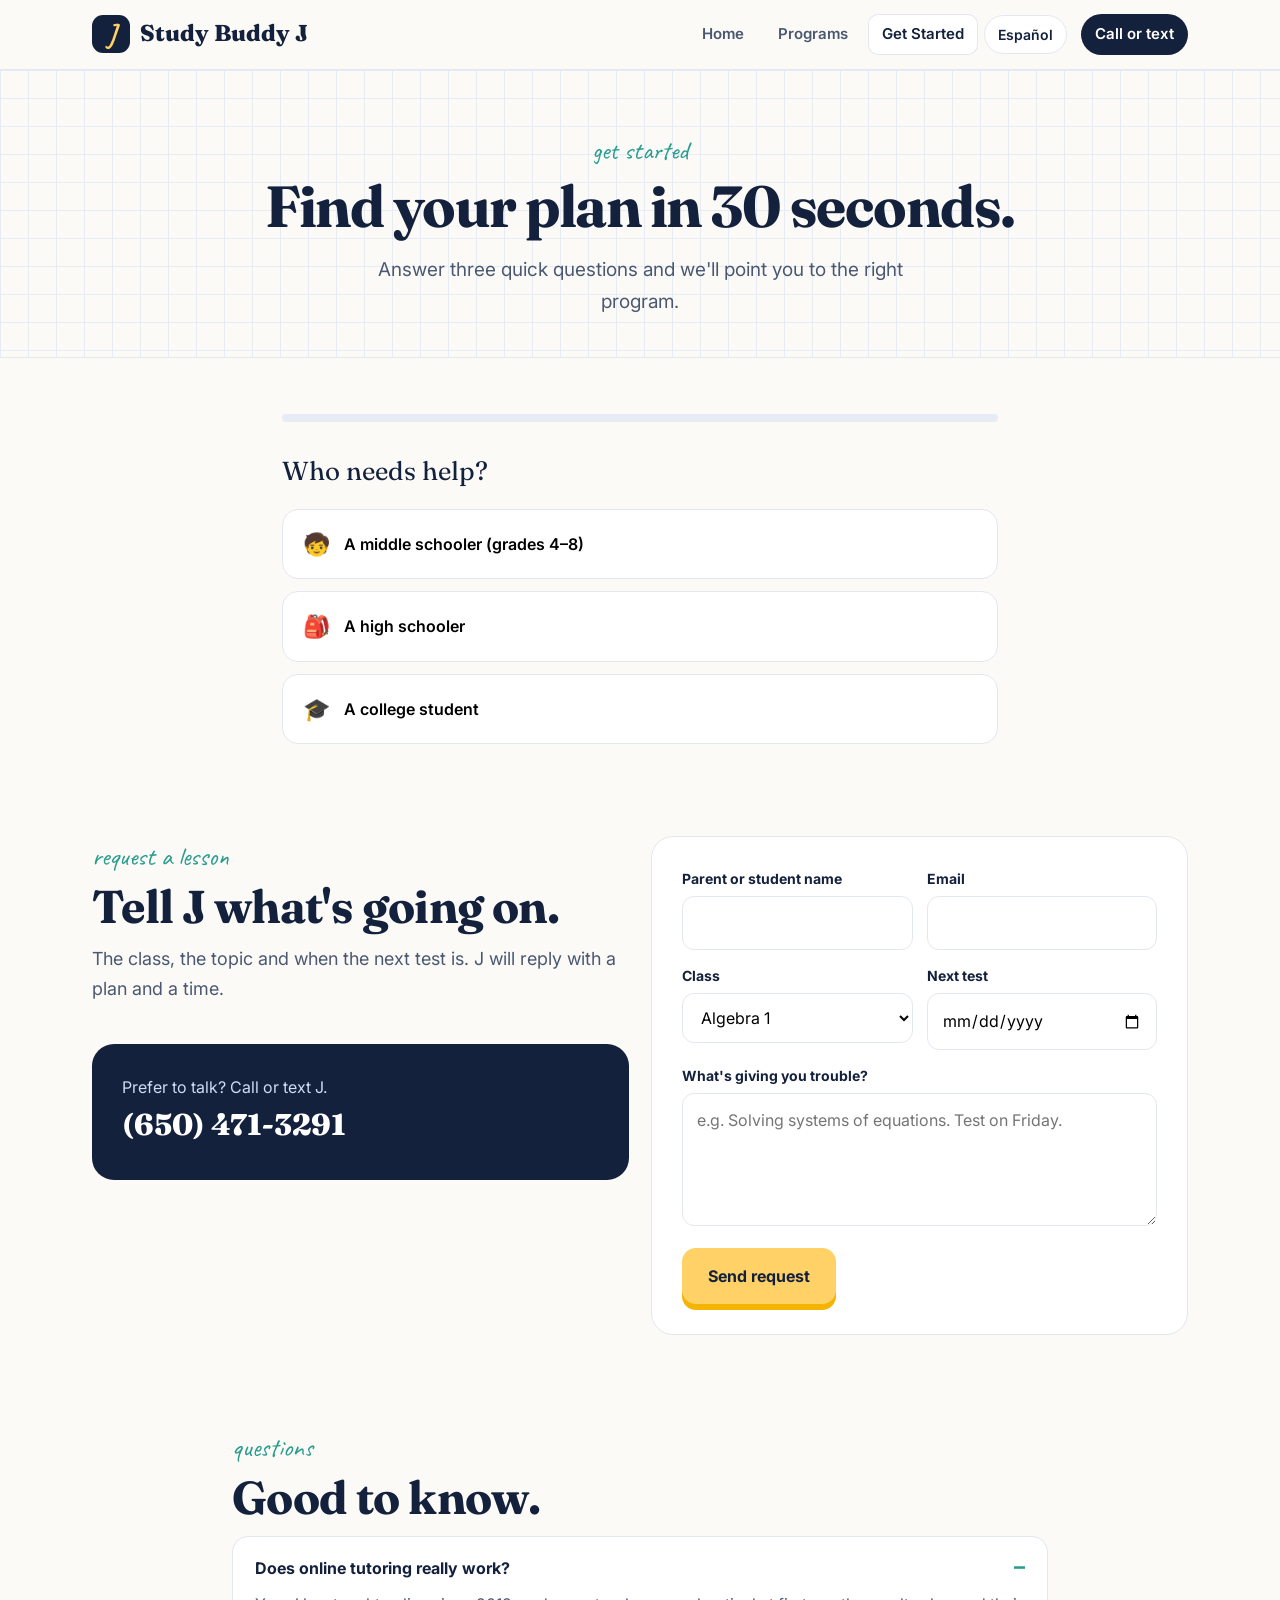
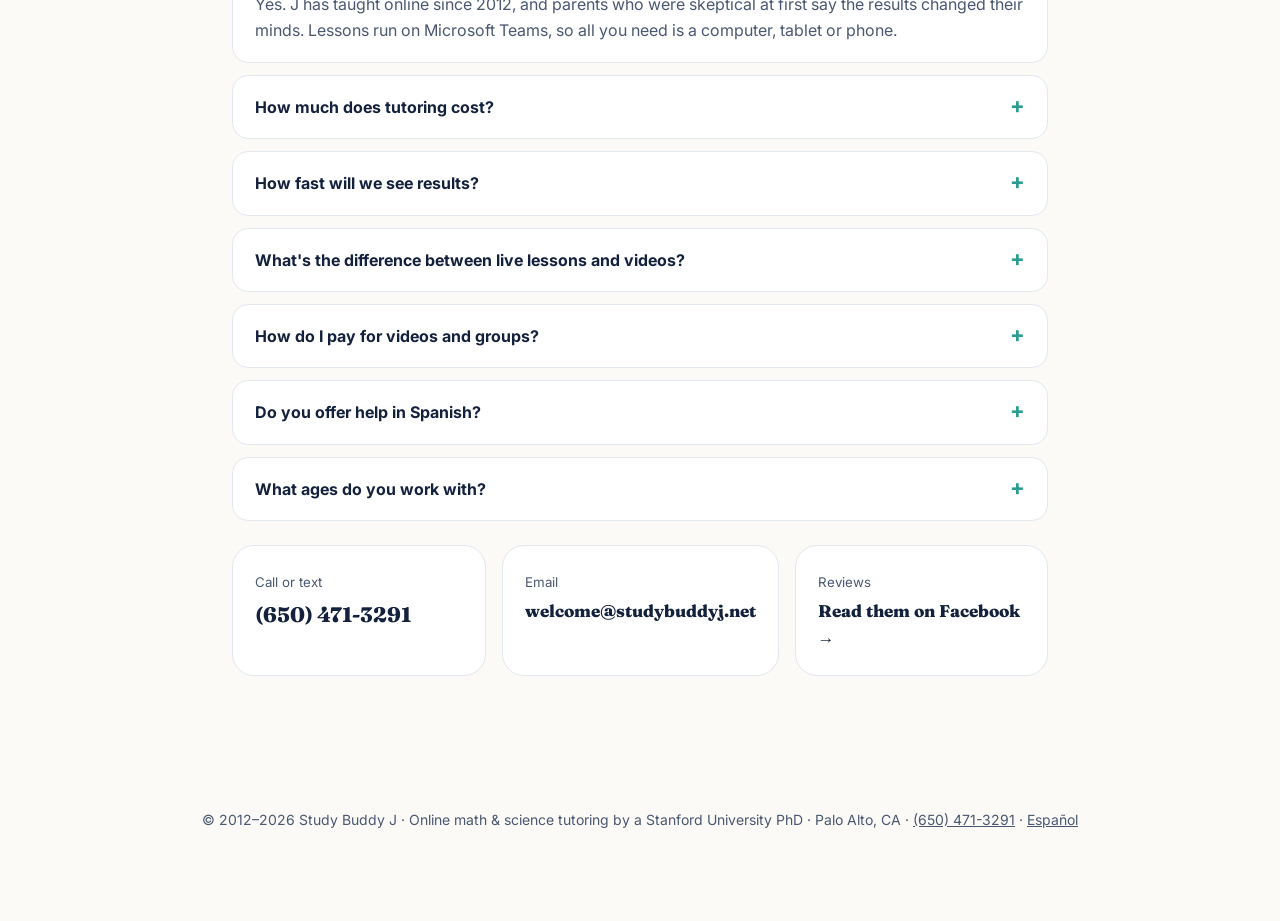
<file: get-started/index.html>
<!DOCTYPE html>
<html lang="en">
<head>
<meta charset="utf-8">
<meta name="viewport" content="width=device-width, initial-scale=1">
<title>Book an Online Math Tutor | Study Buddy J</title>
<meta name="description" content="Find the right math tutoring plan in 30 seconds and request a lesson with J, a Stanford PhD who has tutored Algebra, Geometry, Calculus, Physics and Chemistry since 1990.">
<link rel="canonical" href="https://studybuddyj.net/get-started/">
<link rel="alternate" hreflang="en" href="https://studybuddyj.net/get-started/">
<link rel="alternate" hreflang="es" href="https://studybuddyj.net/es/empezar/">
<link rel="alternate" hreflang="x-default" href="https://studybuddyj.net/get-started/">
<meta property="og:type" content="website">
<meta property="og:site_name" content="Study Buddy J">
<meta property="og:title" content="Book an Online Math Tutor | Study Buddy J">
<meta property="og:description" content="Find the right math tutoring plan in 30 seconds and request a lesson with J, a Stanford PhD who has tutored Algebra, Geometry, Calculus, Physics and Chemistry since 1990.">
<meta property="og:url" content="https://studybuddyj.net/get-started/">
<meta property="og:locale" content="en_US">
<link rel="icon" href="../assets/favicon.svg" type="image/svg+xml">
<link rel="preconnect" href="https://fonts.googleapis.com">
<link rel="preconnect" href="https://fonts.gstatic.com" crossorigin>
<link href="https://fonts.googleapis.com/css2?family=Fraunces:opsz,wght@9..144,600;9..144,800&family=Inter:wght@400;500;600;700;800&family=Caveat:wght@600&display=swap" rel="stylesheet">
<link rel="stylesheet" href="../assets/site.css?v=1dc0cac6">

</head>
<body>
<div class="topbar"><div class="wrap"><header>
  <a class="logo" href="../"><span class="j">J</span>Study Buddy J</a>
  <nav>
    <a href="../">Home</a><a href="../programs/">Programs</a><a href="../get-started/" class="active" aria-current="page">Get Started</a>
    <a class="lang" href="../es/empezar/" hreflang="es" lang="es"><span class="long">Español</span><span class="short">ES</span></a>
    <a class="call" href="tel:+16504713291">Call or text</a>
  </nav>
</header></div></div>

<main class="page" id="page-start">
  <div class="graph"><div class="wrap phead" style="text-align:center">
    <div class="kicker">get started</div>
    <h1 style="font-size:clamp(36px,5vw,58px);margin-top:4px">Find your plan in 30 seconds.</h1>
    <p class="lede" style="margin:0 auto">Answer three quick questions and we'll point you to the right program.</p>
  </div></div>

  <section style="padding-top:56px">
    <div class="wrap finder">
      <div class="progress"><i id="bar"></i></div>
      <div id="finder"></div>
    </div>
  </section>

  <section style="padding-top:0" id="book">
    <div class="wrap grid2" style="align-items:start">
      <div>
        <div class="kicker">request a lesson</div>
        <h2>Tell J what's going on.</h2>
        <p class="sub">The class, the topic and when the next test is. J will reply with a plan and a time.</p>
        <div class="card" style="background:var(--navy);color:#fff;border:0">
          <p style="color:#cfdcf2">Prefer to talk? Call or text J.</p>
          <a href="tel:+16504713291" style="font-family:'Fraunces',serif;font-weight:800;font-size:30px;text-decoration:none;color:#fff">(650) 471-3291</a>
        </div>
      </div>
      <div class="card">
        <form class="book" id="bookForm">
          <div><label for="pn">Parent or student name</label><input id="pn" required></div>
          <div><label for="em">Email</label><input id="em" type="email" required></div>
          <div><label for="cl">Class</label><select id="cl"><option>Algebra 1</option><option>Geometry</option><option>Algebra 2</option><option>Pre-Calculus</option><option>Calculus</option><option>Physics</option><option>Chemistry</option><option>Grades 4–8</option><option>Other</option></select></div>
          <div><label for="tt">Next test</label><input id="tt" type="date"></div>
          <div class="full"><label for="ms">What's giving you trouble?</label><textarea id="ms" rows="4" placeholder="e.g. Solving systems of equations. Test on Friday."></textarea></div>
          <input type="checkbox" name="botcheck" style="display:none" tabindex="-1" autocomplete="off">
          <div class="full"><p id="formErr" role="alert" style="display:none;color:#b42318;font-weight:600;margin:0 0 10px">Sorry, that didn't go through. Please try again, or call or text J at <a href="tel:+16504713291">(650) 471-3291</a>.</p><button class="btn btn-main" type="submit">Send request</button></div>
        </form>
        <div class="sent" id="sent">Thanks! Your request is on its way to J. He'll reply by email with a plan and a time.</div>
      </div>
    </div>
  </section>

  <section style="padding-top:0">
    <div class="wrap" style="max-width:860px">
      <div class="kicker">questions</div>
      <h2>Good to know.</h2>
      <details open><summary>Does online tutoring really work?</summary><p>Yes. J has taught online since 2012, and parents who were skeptical at first say the results changed their minds. Lessons run on Microsoft Teams, so all you need is a computer, tablet or phone.</p></details>
      <details><summary>How much does tutoring cost?</summary><p>Live 1-on-1 lessons are $100 an hour (30-minute follow-ups are $50). Video sessions are $40 each, or $200 and $400 for subscriptions. Algebra 1 groups are $1 to register, then $20–$50 a week depending on the group.</p></details>
      <details><summary>How fast will we see results?</summary><p>Most students improve by at least two letter grades after three sessions. Every student is different, and the best results come from regular weekly lessons.</p></details>
      <details><summary>What's the difference between live lessons and videos?</summary><p>Live lessons are private and built around your student's exact homework and test. Videos follow the full course in order and are great for staying ahead or reviewing before finals.</p></details>
      <details><summary>How do I pay for videos and groups?</summary><p>Buttons on this site open the secure Study Buddy J store on studybuddyj.com, right at the item you picked. Payment is through PayPal.</p></details>
      <details><summary>Do you offer help in Spanish?</summary><p>Yes. The Algebra 1 group program "El Camino Hacia un Mejor Futuro para tu Hijo" runs in Spanish, and this whole website is <a class="link" href="../es/" hreflang="es">available in Spanish</a>.</p></details>
      <details><summary>What ages do you work with?</summary><p>From 4th grade through college, including AP courses, SAT math and college calculus and physics.</p></details>
      <div class="contact-strip">
        <div class="card"><small style="color:var(--ink-soft)">Call or text</small><a href="tel:+16504713291">(650) 471-3291</a></div>
        <div class="card"><small style="color:var(--ink-soft)">Email</small><a href="mailto:welcome@studybuddyj.net" style="font-size:17px">welcome@studybuddyj.net</a></div>
        <div class="card"><small style="color:var(--ink-soft)">Reviews</small><a href="https://www.facebook.com/profile.php?id=61554739125670&amp;sk=reviews" target="_blank" rel="noopener" style="font-size:17px">Read them on Facebook →</a></div>
      </div>
    </div>
  </section>
</main>

<footer>© 2012–2026 Study Buddy J · Online math &amp; science tutoring by a Stanford University PhD · Palo Alto, CA · <a href="tel:+16504713291">(650) 471-3291</a> · <a href="../es/" hreflang="es">Español</a></footer>
<div class="mobile-call"><a href="tel:+16504713291" style="background:var(--navy);color:#fff">Call or text</a><a href="../get-started/" style="background:var(--chalk);color:var(--navy)">Get started</a></div>
<script src="../assets/site.js?v=1dc0cac6" defer></script>
</body>
</html>
</file>
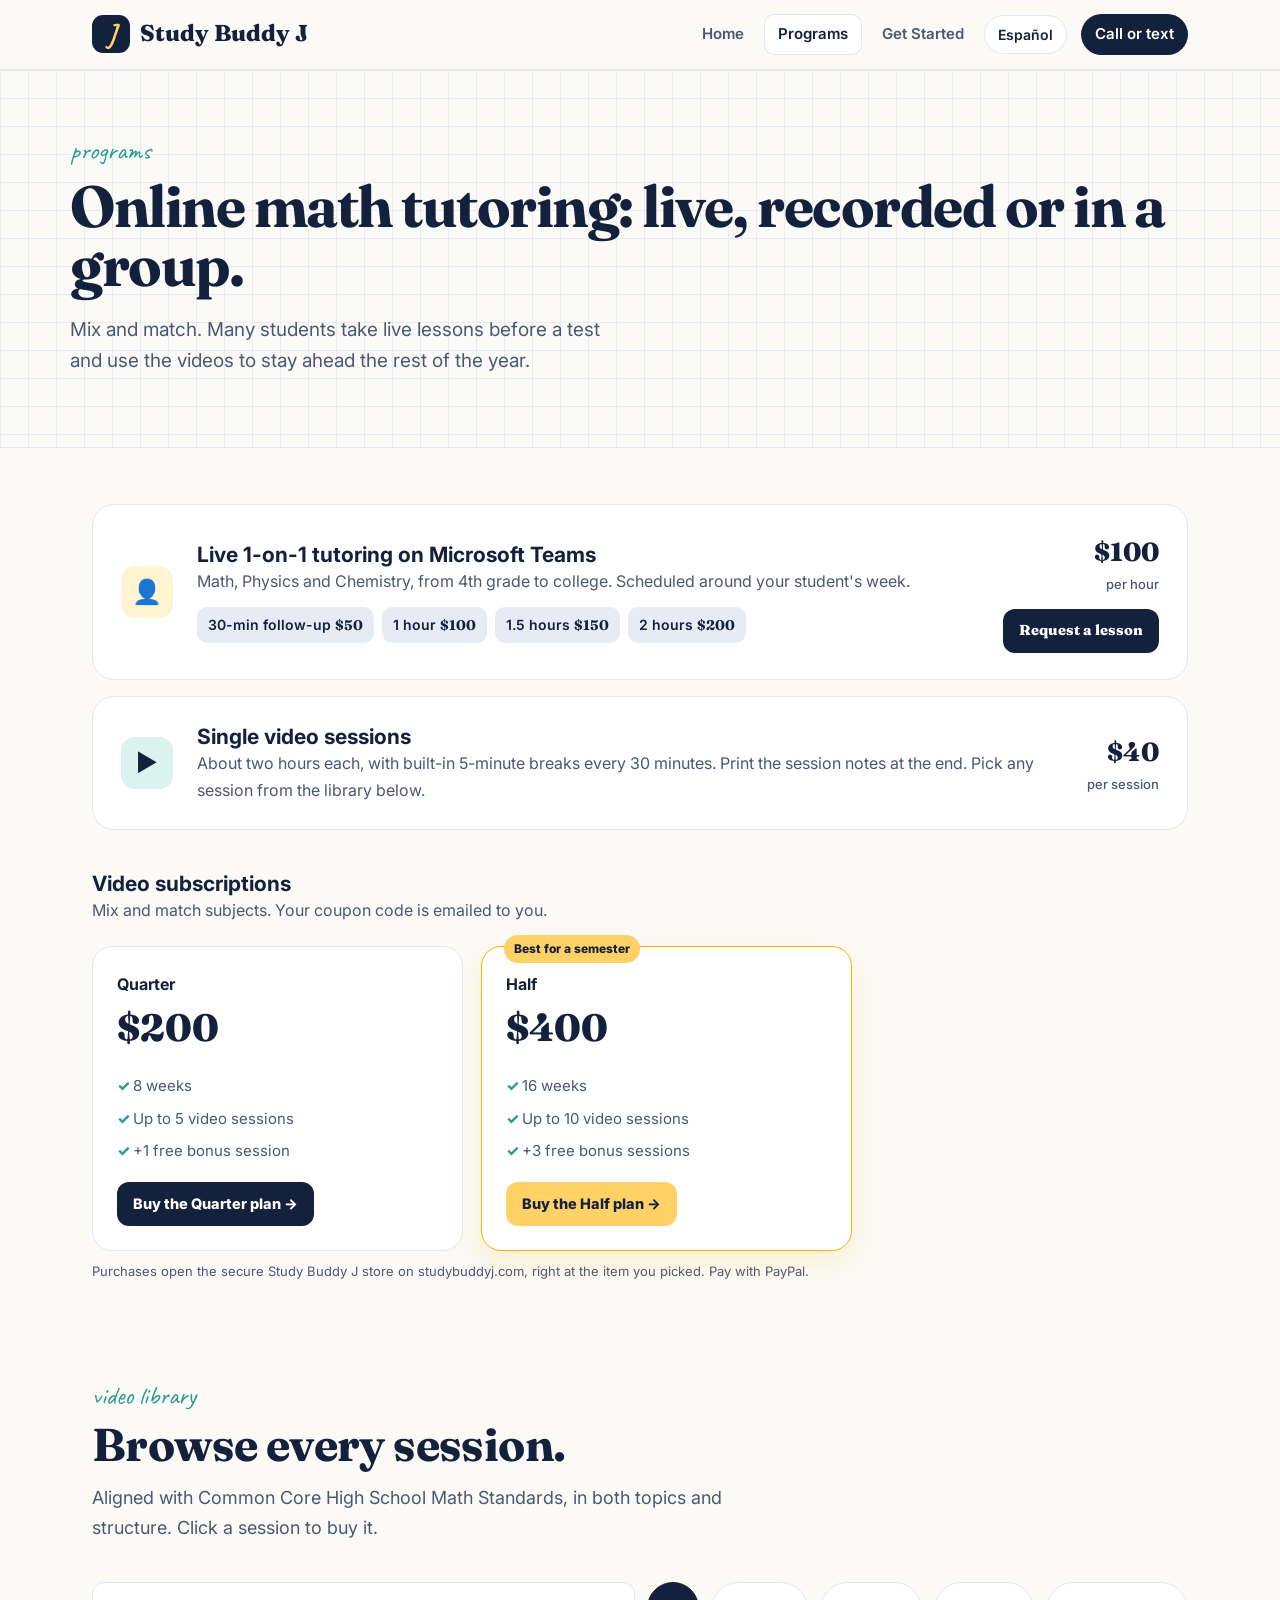
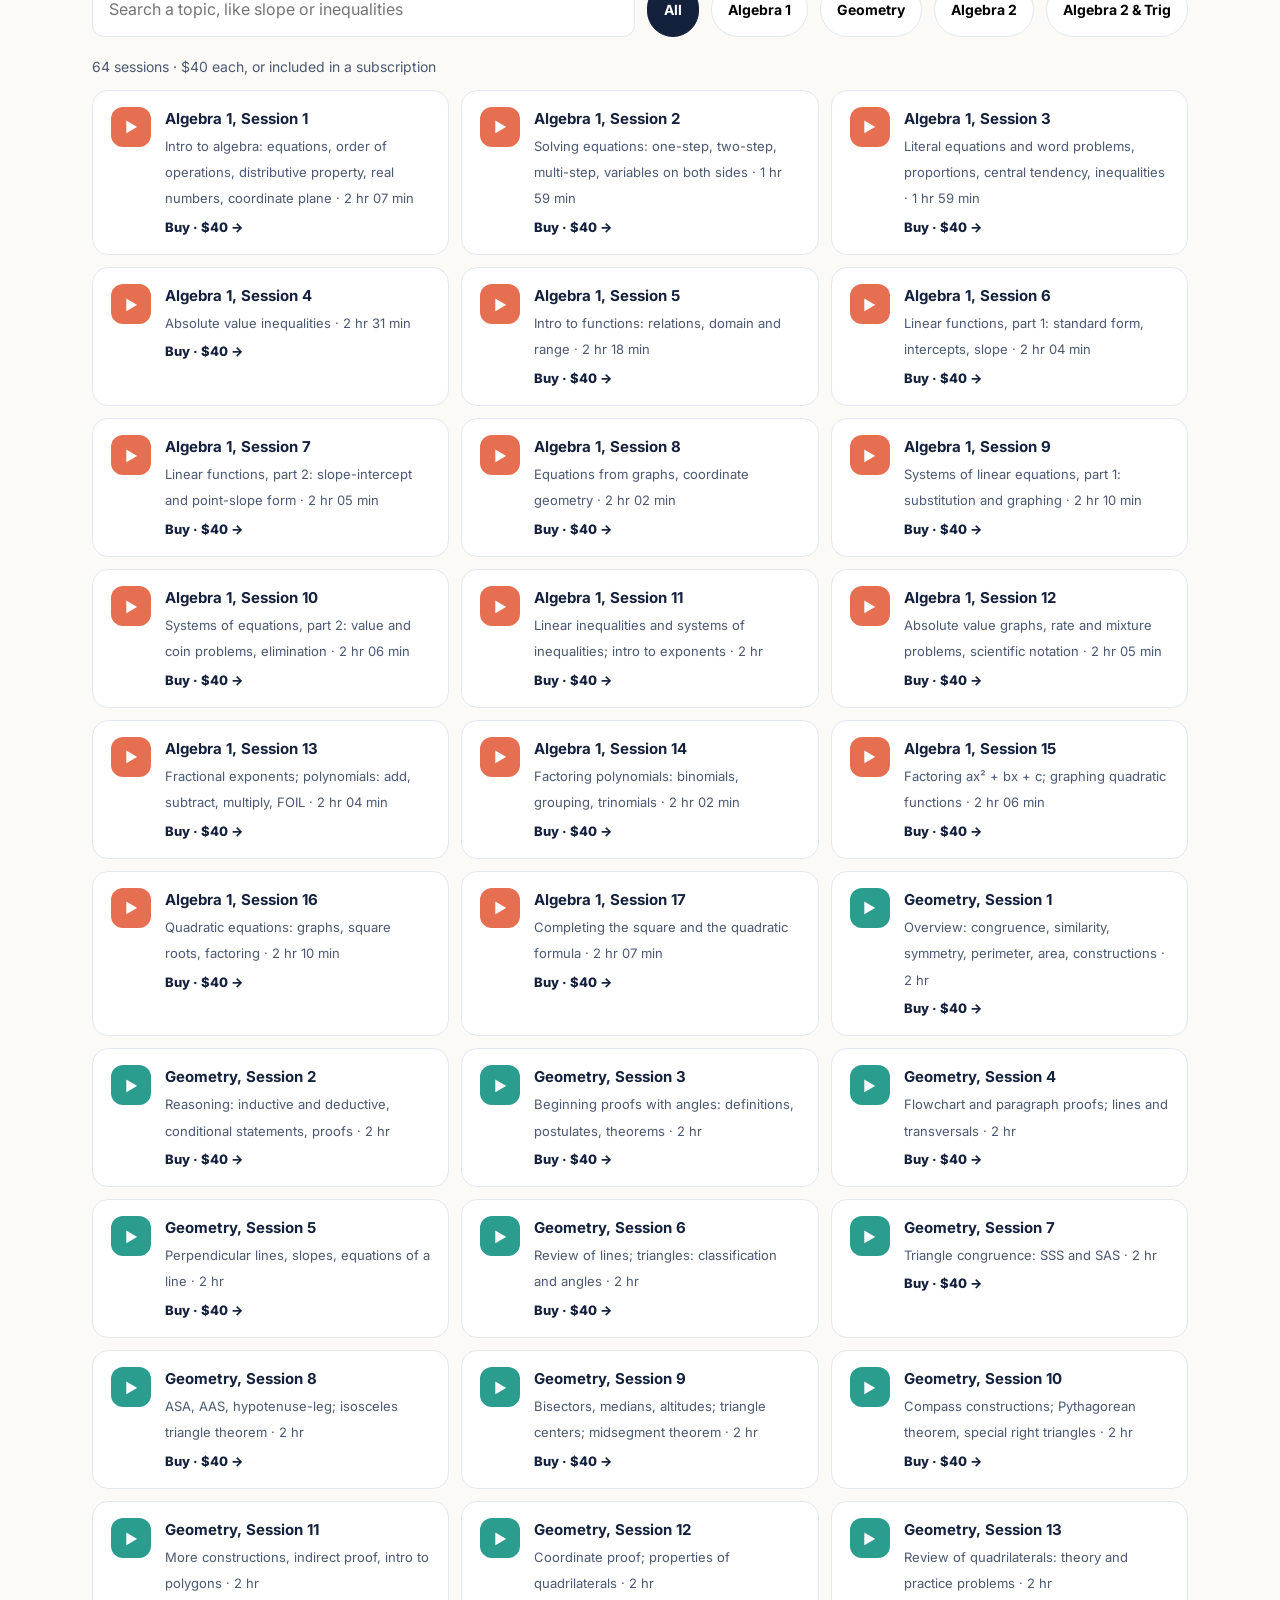
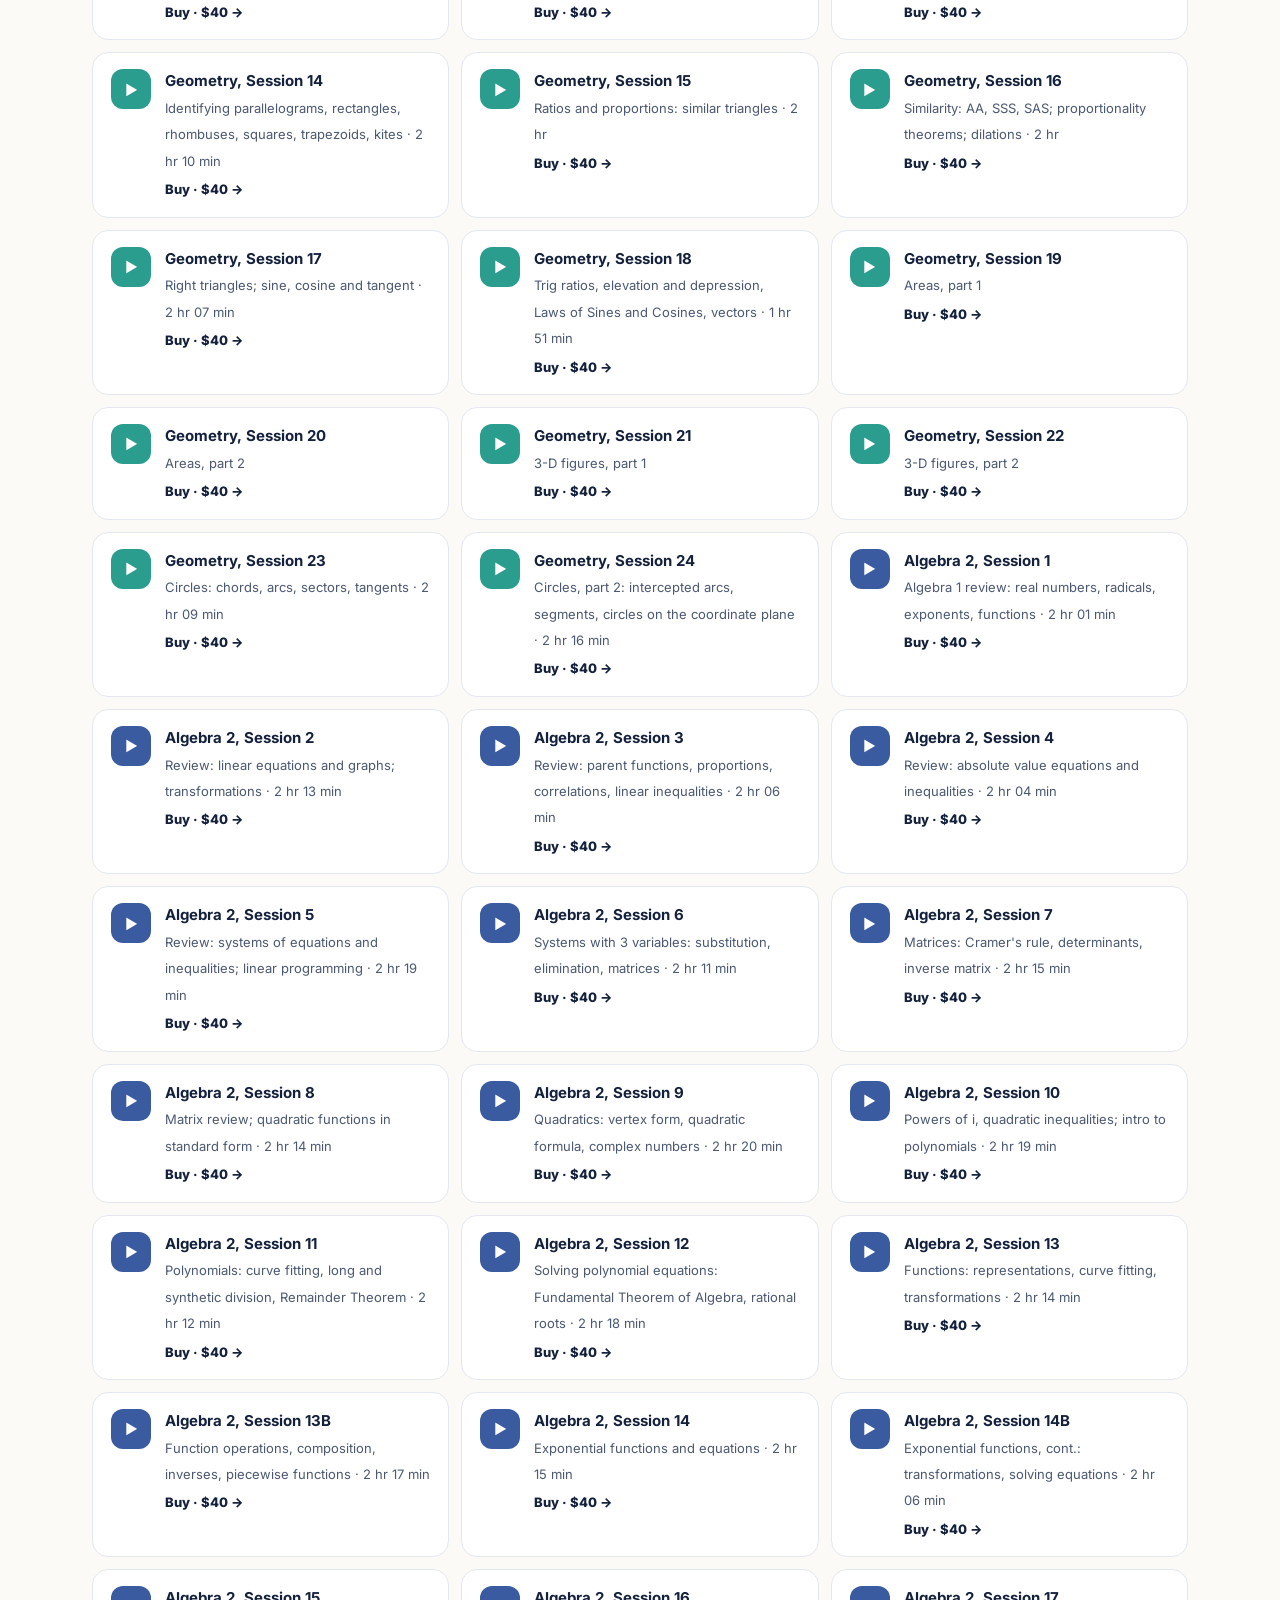
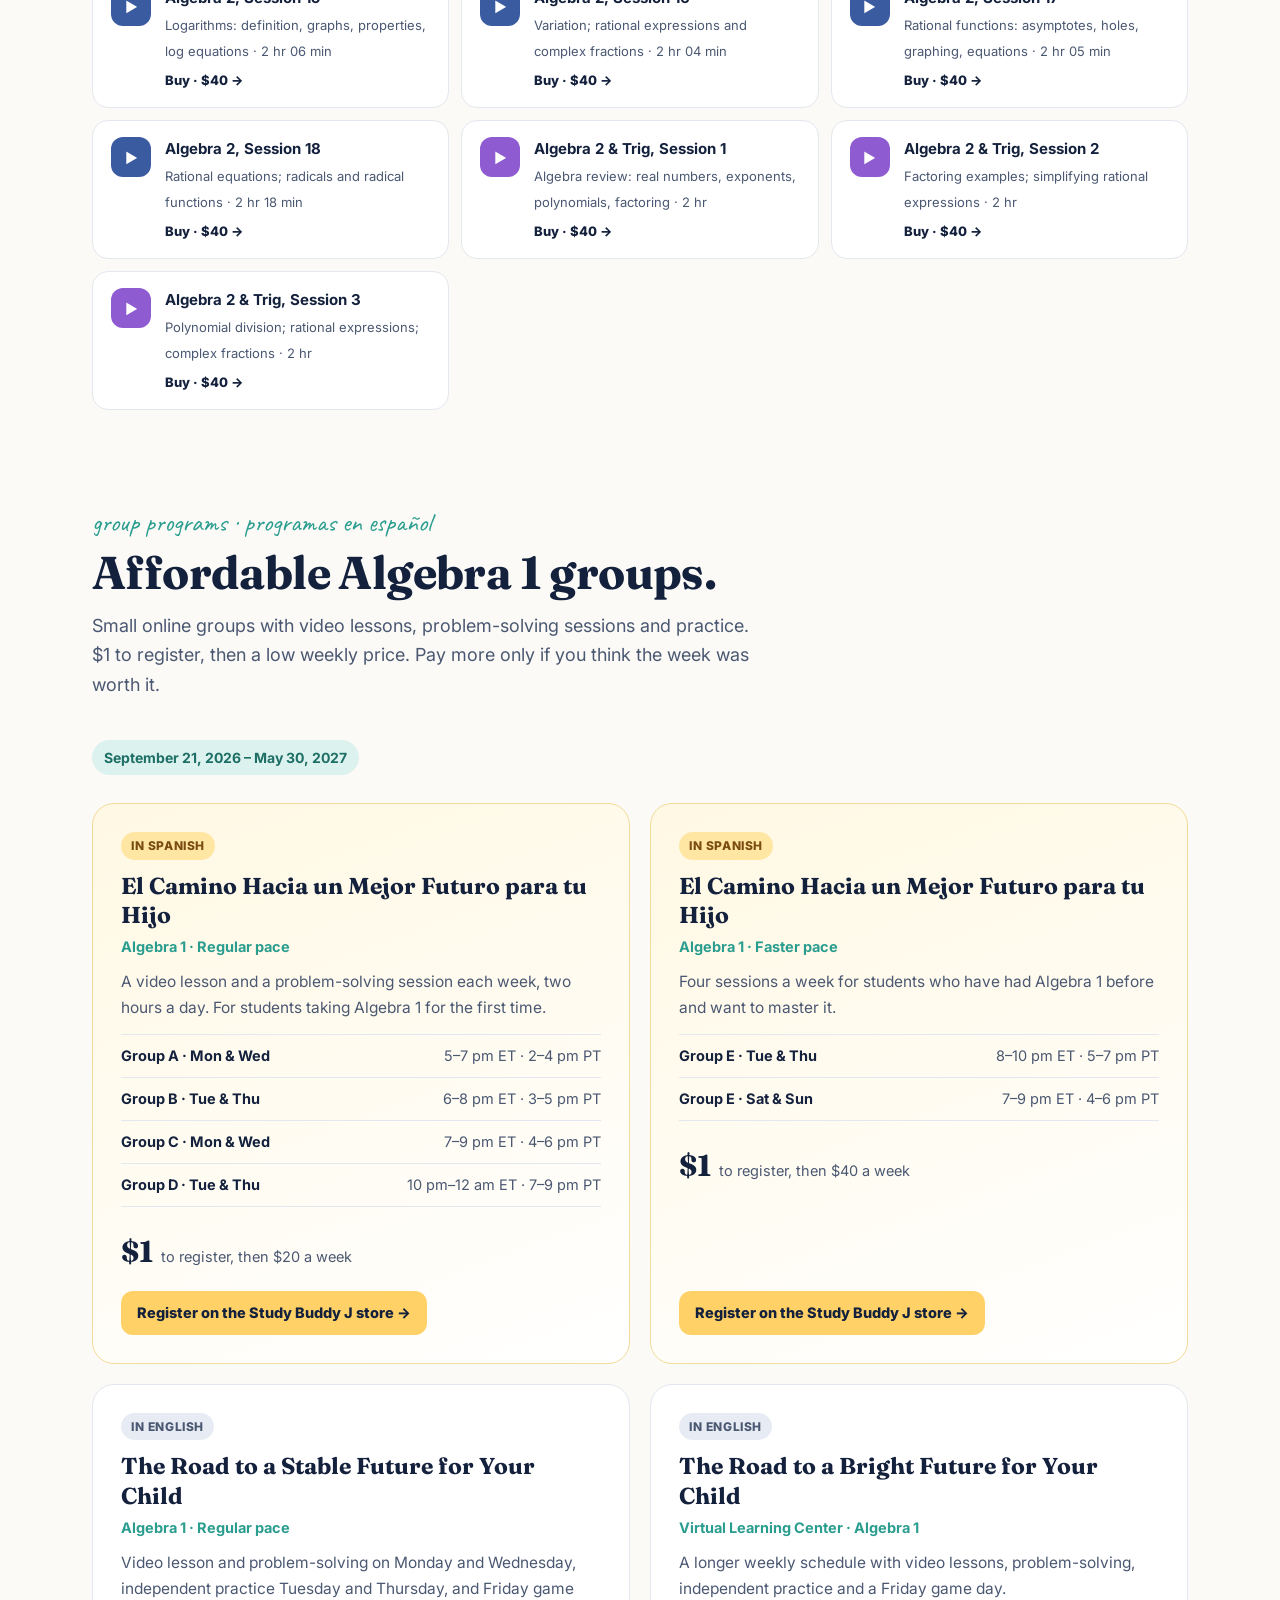
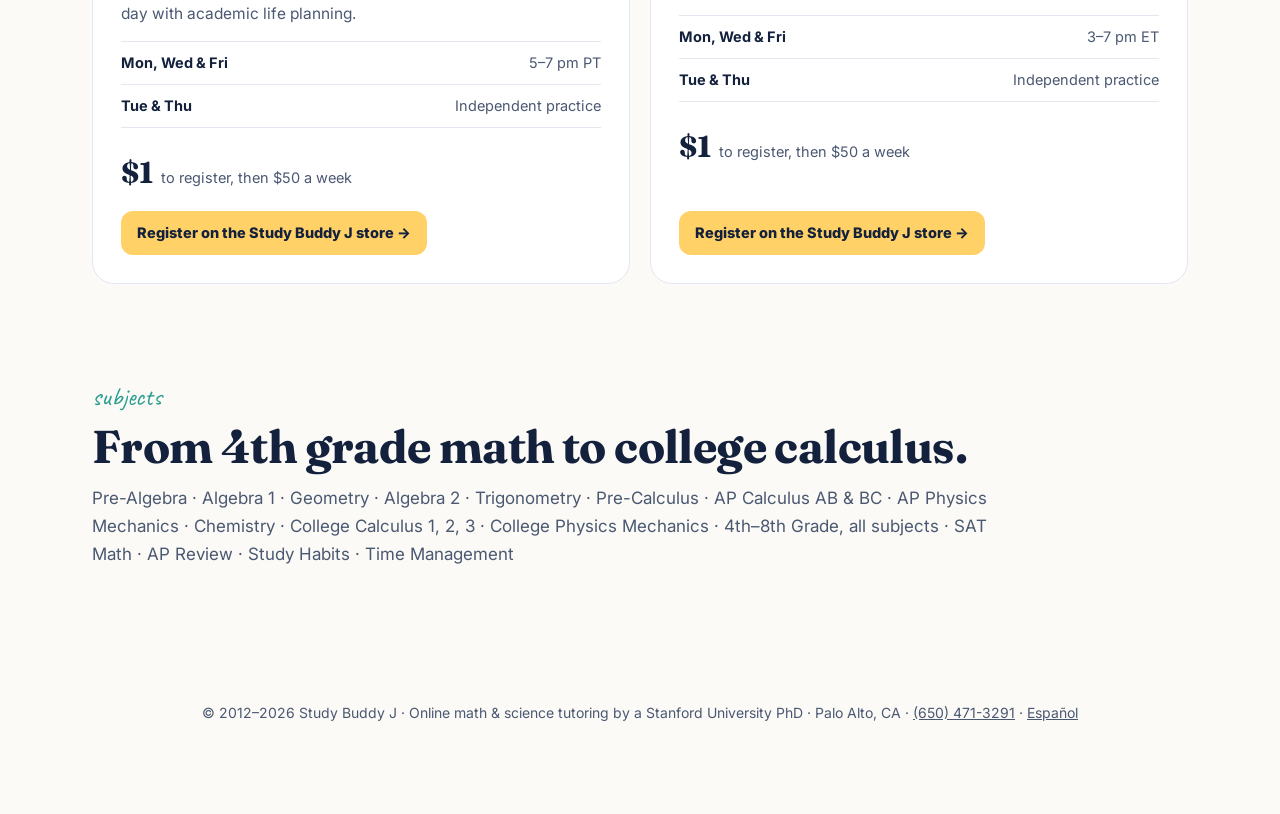
<file: programs/index.html>
<!DOCTYPE html>
<html lang="en">
<head>
<meta charset="utf-8">
<meta name="viewport" content="width=device-width, initial-scale=1">
<title>Online Math Tutoring Programs &amp; Algebra Video Lessons | Study Buddy J</title>
<meta name="description" content="Live 1-on-1 math tutoring at $100/hr, 64 Common Core video sessions in Algebra 1, Geometry and Algebra 2 at $40 each, and affordable Algebra 1 groups in English and Spanish.">
<link rel="canonical" href="https://studybuddyj.net/programs/">
<link rel="alternate" hreflang="en" href="https://studybuddyj.net/programs/">
<link rel="alternate" hreflang="es" href="https://studybuddyj.net/es/programas/">
<link rel="alternate" hreflang="x-default" href="https://studybuddyj.net/programs/">
<meta property="og:type" content="website">
<meta property="og:site_name" content="Study Buddy J">
<meta property="og:title" content="Online Math Tutoring Programs &amp; Algebra Video Lessons | Study Buddy J">
<meta property="og:description" content="Live 1-on-1 math tutoring at $100/hr, 64 Common Core video sessions in Algebra 1, Geometry and Algebra 2 at $40 each, and affordable Algebra 1 groups in English and Spanish.">
<meta property="og:url" content="https://studybuddyj.net/programs/">
<meta property="og:locale" content="en_US">
<link rel="icon" href="../assets/favicon.svg" type="image/svg+xml">
<link rel="preconnect" href="https://fonts.googleapis.com">
<link rel="preconnect" href="https://fonts.gstatic.com" crossorigin>
<link href="https://fonts.googleapis.com/css2?family=Fraunces:opsz,wght@9..144,600;9..144,800&family=Inter:wght@400;500;600;700;800&family=Caveat:wght@600&display=swap" rel="stylesheet">
<link rel="stylesheet" href="../assets/site.css?v=1dc0cac6">

</head>
<body>
<div class="topbar"><div class="wrap"><header>
  <a class="logo" href="../"><span class="j">J</span>Study Buddy J</a>
  <nav>
    <a href="../">Home</a><a href="../programs/" class="active" aria-current="page">Programs</a><a href="../get-started/">Get Started</a>
    <a class="lang" href="../es/programas/" hreflang="es" lang="es"><span class="long">Español</span><span class="short">ES</span></a>
    <a class="call" href="tel:+16504713291">Call or text</a>
  </nav>
</header></div></div>

<main class="page" id="page-programs">
  <div class="graph"><div class="wrap phead">
    <div class="kicker">programs</div>
    <h1 style="font-size:clamp(36px,5vw,58px);margin-top:4px">Online math tutoring: live, recorded or in a group.</h1>
    <p class="lede">Mix and match. Many students take live lessons before a test and use the videos to stay ahead the rest of the year.</p>
  </div></div>

  <section style="padding-top:56px" id="live">
    <div class="wrap">
      <div class="program"><div class="ico" style="background:#fff4d1">👤</div><div><h3>Live 1-on-1 tutoring on Microsoft Teams</h3><p>Math, Physics and Chemistry, from 4th grade to college. Scheduled around your student's week.</p><div class="rates"><span>30-min follow-up <b>$50</b></span><span>1 hour <b>$100</b></span><span>1.5 hours <b>$150</b></span><span>2 hours <b>$200</b></span></div></div><div class="price">$100<small>per hour</small><a class="buy" href="../get-started/#book">Request a lesson</a></div></div>
      <div class="program"><div class="ico" style="background:var(--teal-soft)">▶</div><div><h3>Single video sessions</h3><p>About two hours each, with built-in 5-minute breaks every 30 minutes. Print the session notes at the end. Pick any session from the library below.</p></div><div class="price">$40<small>per session</small></div></div>

      <h3 style="margin-top:40px">Video subscriptions</h3>
      <p style="color:var(--ink-soft)">Mix and match subjects. Your coupon code is emailed to you.</p>
      <div class="subs two">
        <div class="sub-card"><div style="font-weight:700">Quarter</div><div class="big">$200</div><ul><li>8 weeks</li><li>Up to 5 video sessions</li><li>+1 free bonus session</li></ul><a class="buy" href="https://studybuddyj.com/public/select-session#:~:text=QCOU01" target="_blank" rel="noopener">Buy the Quarter plan →</a></div>
        <div class="sub-card pop"><span class="badge">Best for a semester</span><div style="font-weight:700">Half</div><div class="big">$400</div><ul><li>16 weeks</li><li>Up to 10 video sessions</li><li>+3 free bonus sessions</li></ul><a class="buy light" href="https://studybuddyj.com/public/select-session#:~:text=HCOU01" target="_blank" rel="noopener">Buy the Half plan →</a></div>
      </div>
      <p class="paynote">Purchases open the secure Study Buddy J store on studybuddyj.com, right at the item you picked. Pay with PayPal.</p>
    </div>
  </section>

  <section style="padding-top:0" id="library">
    <div class="wrap">
      <div class="kicker">video library</div>
      <h2>Browse every session.</h2>
      <p class="sub">Aligned with Common Core High School Math Standards, in both topics and structure. Click a session to buy it.</p>
      <div class="lib-tools">
        <input id="search" type="search" placeholder="Search a topic, like slope or inequalities" aria-label="Search the video library">
        <button class="filter on" data-f="all">All</button><button class="filter" data-f="Algebra 1">Algebra 1</button><button class="filter" data-f="Geometry">Geometry</button><button class="filter" data-f="Algebra 2">Algebra 2</button><button class="filter" data-f="Algebra 2 &amp; Trig">Algebra 2 &amp; Trig</button>
      </div>
      <div class="count" id="count"></div>
      <div class="lib" id="lib"></div>
    </div>
  </section>

  <section style="padding-top:0" id="groups">
    <div class="wrap">
      <div class="kicker">group programs · programas en español</div>
      <h2>Affordable Algebra 1 groups.</h2>
      <p class="sub">Small online groups with video lessons, problem-solving sessions and practice. $1 to register, then a low weekly price. Pay more only if you think the week was worth it.</p>
      <span class="season">September 21, 2026 – May 30, 2027</span>
      <div class="groups"><div class="gcard es">
          <span class="lang-tag">In Spanish</span>
          <h3>El Camino Hacia un Mejor Futuro para tu Hijo</h3><div class="pace">Algebra 1 · Regular pace</div>
          <p>A video lesson and a problem-solving session each week, two hours a day. For students taking Algebra 1 for the first time.</p>
          <ul class="times"><li><b>Group A · Mon &amp; Wed</b><span>5–7 pm ET · 2–4 pm PT</span></li><li><b>Group B · Tue &amp; Thu</b><span>6–8 pm ET · 3–5 pm PT</span></li><li><b>Group C · Mon &amp; Wed</b><span>7–9 pm ET · 4–6 pm PT</span></li><li><b>Group D · Tue &amp; Thu</b><span>10 pm–12 am ET · 7–9 pm PT</span></li></ul>
          <div class="gprice"><b>$1</b><span>to register, then $20 a week</span></div>
          <div class="spacer"></div>
          <a class="buy light" href="https://studybuddyj.com/public/select-session#:~:text=TEAR01" target="_blank" rel="noopener">Register on the Study Buddy J store →</a>
        </div><div class="gcard es">
          <span class="lang-tag">In Spanish</span>
          <h3>El Camino Hacia un Mejor Futuro para tu Hijo</h3><div class="pace">Algebra 1 · Faster pace</div>
          <p>Four sessions a week for students who have had Algebra 1 before and want to master it.</p>
          <ul class="times"><li><b>Group E · Tue &amp; Thu</b><span>8–10 pm ET · 5–7 pm PT</span></li><li><b>Group E · Sat &amp; Sun</b><span>7–9 pm ET · 4–6 pm PT</span></li></ul>
          <div class="gprice"><b>$1</b><span>to register, then $40 a week</span></div>
          <div class="spacer"></div>
          <a class="buy light" href="https://studybuddyj.com/public/select-session#:~:text=TEAF01" target="_blank" rel="noopener">Register on the Study Buddy J store →</a>
        </div><div class="gcard">
          <span class="lang-tag">In English</span>
          <h3>The Road to a Stable Future for Your Child</h3><div class="pace">Algebra 1 · Regular pace</div>
          <p>Video lesson and problem-solving on Monday and Wednesday, independent practice Tuesday and Thursday, and Friday game day with academic life planning.</p>
          <ul class="times"><li><b>Mon, Wed &amp; Fri</b><span>5–7 pm PT</span></li><li><b>Tue &amp; Thu</b><span>Independent practice</span></li></ul>
          <div class="gprice"><b>$1</b><span>to register, then $50 a week</span></div>
          <div class="spacer"></div>
          <a class="buy light" href="https://studybuddyj.com/public/select-session#:~:text=NTAR01" target="_blank" rel="noopener">Register on the Study Buddy J store →</a>
        </div><div class="gcard">
          <span class="lang-tag">In English</span>
          <h3>The Road to a Bright Future for Your Child</h3><div class="pace">Virtual Learning Center · Algebra 1</div>
          <p>A longer weekly schedule with video lessons, problem-solving, independent practice and a Friday game day.</p>
          <ul class="times"><li><b>Mon, Wed &amp; Fri</b><span>3–7 pm ET</span></li><li><b>Tue &amp; Thu</b><span>Independent practice</span></li></ul>
          <div class="gprice"><b>$1</b><span>to register, then $50 a week</span></div>
          <div class="spacer"></div>
          <a class="buy light" href="https://studybuddyj.com/public/select-session#:~:text=LCAR01" target="_blank" rel="noopener">Register on the Study Buddy J store →</a>
        </div></div>
    </div>
  </section>

  <section style="padding-top:0">
    <div class="wrap">
      <div class="kicker">subjects</div>
      <h2>From 4th grade math to college calculus.</h2>
      <p style="color:var(--ink-soft);font-size:17px;max-width:900px">Pre-Algebra · Algebra 1 · Geometry · Algebra 2 · Trigonometry · Pre-Calculus · AP Calculus AB &amp; BC · AP Physics Mechanics · Chemistry · College Calculus 1, 2, 3 · College Physics Mechanics · 4th–8th Grade, all subjects · SAT Math · AP Review · Study Habits · Time Management</p>
    </div>
  </section>
</main>

<footer>© 2012–2026 Study Buddy J · Online math &amp; science tutoring by a Stanford University PhD · Palo Alto, CA · <a href="tel:+16504713291">(650) 471-3291</a> · <a href="../es/" hreflang="es">Español</a></footer>
<div class="mobile-call"><a href="tel:+16504713291" style="background:var(--navy);color:#fff">Call or text</a><a href="../get-started/" style="background:var(--chalk);color:var(--navy)">Get started</a></div>
<script>window.SBJ_VIDEOS=[["ALGO01", "Algebra 1", "1", "2 hr 07 min", "Intro to algebra: equations, order of operations, distributive property, real numbers, coordinate plane", "Introducción al álgebra: ecuaciones, orden de las operaciones, propiedad distributiva, números reales, plano cartesiano"], ["ALGO02", "Algebra 1", "2", "1 hr 59 min", "Solving equations: one-step, two-step, multi-step, variables on both sides", "Resolver ecuaciones: de uno, dos y varios pasos, con variables en ambos lados"], ["ALGO03", "Algebra 1", "3", "1 hr 59 min", "Literal equations and word problems, proportions, central tendency, inequalities", "Ecuaciones literales y problemas verbales, proporciones, tendencia central, desigualdades"], ["ALGO04", "Algebra 1", "4", "2 hr 31 min", "Absolute value inequalities", "Desigualdades con valor absoluto"], ["ALGO05", "Algebra 1", "5", "2 hr 18 min", "Intro to functions: relations, domain and range", "Introducción a las funciones: relaciones, dominio y rango"], ["ALGO06", "Algebra 1", "6", "2 hr 04 min", "Linear functions, part 1: standard form, intercepts, slope", "Funciones lineales, parte 1: forma estándar, interceptos, pendiente"], ["ALGO07", "Algebra 1", "7", "2 hr 05 min", "Linear functions, part 2: slope-intercept and point-slope form", "Funciones lineales, parte 2: forma pendiente-intercepto y punto-pendiente"], ["ALGO08", "Algebra 1", "8", "2 hr 02 min", "Equations from graphs, coordinate geometry", "Ecuaciones a partir de gráficas, geometría de coordenadas"], ["ALGO09", "Algebra 1", "9", "2 hr 10 min", "Systems of linear equations, part 1: substitution and graphing", "Sistemas de ecuaciones lineales, parte 1: sustitución y gráficas"], ["ALGO10", "Algebra 1", "10", "2 hr 06 min", "Systems of equations, part 2: value and coin problems, elimination", "Sistemas de ecuaciones, parte 2: problemas de valor y de monedas, eliminación"], ["ALGO11", "Algebra 1", "11", "2 hr", "Linear inequalities and systems of inequalities; intro to exponents", "Desigualdades lineales y sistemas de desigualdades; introducción a los exponentes"], ["ALGO12", "Algebra 1", "12", "2 hr 05 min", "Absolute value graphs, rate and mixture problems, scientific notation", "Gráficas de valor absoluto, problemas de razón y mezclas, notación científica"], ["ALGO13", "Algebra 1", "13", "2 hr 04 min", "Fractional exponents; polynomials: add, subtract, multiply, FOIL", "Exponentes fraccionarios; polinomios: suma, resta, multiplicación, FOIL"], ["ALGO14", "Algebra 1", "14", "2 hr 02 min", "Factoring polynomials: binomials, grouping, trinomials", "Factorización de polinomios: binomios, agrupación, trinomios"], ["ALGO15", "Algebra 1", "15", "2 hr 06 min", "Factoring ax² + bx + c; graphing quadratic functions", "Factorizar ax² + bx + c; gráficas de funciones cuadráticas"], ["ALGO16", "Algebra 1", "16", "2 hr 10 min", "Quadratic equations: graphs, square roots, factoring", "Ecuaciones cuadráticas: gráficas, raíz cuadrada, factorización"], ["ALGO17", "Algebra 1", "17", "2 hr 07 min", "Completing the square and the quadratic formula", "Completar el cuadrado y la fórmula cuadrática"], ["GEOM01", "Geometry", "1", "2 hr", "Overview: congruence, similarity, symmetry, perimeter, area, constructions", "Panorama: congruencia, semejanza, simetría, perímetro, área, construcciones"], ["GEOM02", "Geometry", "2", "2 hr", "Reasoning: inductive and deductive, conditional statements, proofs", "Razonamiento inductivo y deductivo, enunciados condicionales, demostraciones"], ["GEOM03", "Geometry", "3", "2 hr", "Beginning proofs with angles: definitions, postulates, theorems", "Primeras demostraciones con ángulos: definiciones, postulados, teoremas"], ["GEOM04", "Geometry", "4", "2 hr", "Flowchart and paragraph proofs; lines and transversals", "Demostraciones en diagrama y en párrafo; rectas y transversales"], ["GEOM05", "Geometry", "5", "2 hr", "Perpendicular lines, slopes, equations of a line", "Rectas perpendiculares, pendientes, ecuaciones de la recta"], ["GEOM06", "Geometry", "6", "2 hr", "Review of lines; triangles: classification and angles", "Repaso de rectas; triángulos: clasificación y ángulos"], ["GEOM07", "Geometry", "7", "2 hr", "Triangle congruence: SSS and SAS", "Congruencia de triángulos: LLL y LAL"], ["GEOM08", "Geometry", "8", "2 hr", "ASA, AAS, hypotenuse-leg; isosceles triangle theorem", "ALA, AAL, hipotenusa-cateto; teorema del triángulo isósceles"], ["GEOM09", "Geometry", "9", "2 hr", "Bisectors, medians, altitudes; triangle centers; midsegment theorem", "Bisectrices, medianas, alturas; centros del triángulo; paralela media"], ["GEOM10", "Geometry", "10", "2 hr", "Compass constructions; Pythagorean theorem, special right triangles", "Construcciones con compás; teorema de Pitágoras, triángulos rectángulos especiales"], ["GEOM11", "Geometry", "11", "2 hr", "More constructions, indirect proof, intro to polygons", "Más construcciones, demostración indirecta, introducción a los polígonos"], ["GEOM12", "Geometry", "12", "2 hr", "Coordinate proof; properties of quadrilaterals", "Demostración con coordenadas; propiedades de los cuadriláteros"], ["GEOM13", "Geometry", "13", "2 hr", "Review of quadrilaterals: theory and practice problems", "Repaso de cuadriláteros: teoría y práctica"], ["GEOM14", "Geometry", "14", "2 hr 10 min", "Identifying parallelograms, rectangles, rhombuses, squares, trapezoids, kites", "Cómo identificar paralelogramos, rectángulos, rombos, cuadrados, trapecios y cometas"], ["GEOM15", "Geometry", "15", "2 hr", "Ratios and proportions: similar triangles", "Razones y proporciones: triángulos semejantes"], ["GEOM16", "Geometry", "16", "2 hr", "Similarity: AA, SSS, SAS; proportionality theorems; dilations", "Semejanza: AA, LLL, LAL; teoremas de proporcionalidad; dilataciones"], ["GEOM17", "Geometry", "17", "2 hr 07 min", "Right triangles; sine, cosine and tangent", "Triángulos rectángulos; seno, coseno y tangente"], ["GEOM18", "Geometry", "18", "1 hr 51 min", "Trig ratios, elevation and depression, Laws of Sines and Cosines, vectors", "Razones trigonométricas, elevación y depresión, leyes de senos y cosenos, vectores"], ["GEOM19", "Geometry", "19", "", "Areas, part 1", "Áreas, parte 1"], ["GEOM20", "Geometry", "20", "", "Areas, part 2", "Áreas, parte 2"], ["GEOM21", "Geometry", "21", "", "3-D figures, part 1", "Figuras en 3D, parte 1"], ["GEOM22", "Geometry", "22", "", "3-D figures, part 2", "Figuras en 3D, parte 2"], ["GEOM23", "Geometry", "23", "2 hr 09 min", "Circles: chords, arcs, sectors, tangents", "Círculos: cuerdas, arcos, sectores, tangentes"], ["GEOM24", "Geometry", "24", "2 hr 16 min", "Circles, part 2: intercepted arcs, segments, circles on the coordinate plane", "Círculos, parte 2: arcos, segmentos, círculos en el plano cartesiano"], ["ALGT01", "Algebra 2", "1", "2 hr 01 min", "Algebra 1 review: real numbers, radicals, exponents, functions", "Repaso de Álgebra 1: números reales, radicales, exponentes, funciones"], ["ALGT02", "Algebra 2", "2", "2 hr 13 min", "Review: linear equations and graphs; transformations", "Repaso: ecuaciones lineales y gráficas; transformaciones"], ["ALGT03", "Algebra 2", "3", "2 hr 06 min", "Review: parent functions, proportions, correlations, linear inequalities", "Repaso: funciones base, proporciones, correlaciones, desigualdades lineales"], ["ALGT04", "Algebra 2", "4", "2 hr 04 min", "Review: absolute value equations and inequalities", "Repaso: ecuaciones y desigualdades con valor absoluto"], ["ALGT05", "Algebra 2", "5", "2 hr 19 min", "Review: systems of equations and inequalities; linear programming", "Repaso: sistemas de ecuaciones y desigualdades; programación lineal"], ["ALGT06", "Algebra 2", "6", "2 hr 11 min", "Systems with 3 variables: substitution, elimination, matrices", "Sistemas con 3 variables: sustitución, eliminación, matrices"], ["ALGT07", "Algebra 2", "7", "2 hr 15 min", "Matrices: Cramer's rule, determinants, inverse matrix", "Matrices: regla de Cramer, determinantes, matriz inversa"], ["ALGT08", "Algebra 2", "8", "2 hr 14 min", "Matrix review; quadratic functions in standard form", "Repaso de matrices; funciones cuadráticas en forma estándar"], ["ALGT09", "Algebra 2", "9", "2 hr 20 min", "Quadratics: vertex form, quadratic formula, complex numbers", "Cuadráticas: forma de vértice, fórmula cuadrática, números complejos"], ["ALGT10", "Algebra 2", "10", "2 hr 19 min", "Powers of i, quadratic inequalities; intro to polynomials", "Potencias de i, desigualdades cuadráticas; introducción a los polinomios"], ["ALGT11", "Algebra 2", "11", "2 hr 12 min", "Polynomials: curve fitting, long and synthetic division, Remainder Theorem", "Polinomios: ajuste de curvas, división larga y sintética, teorema del residuo"], ["ALGT12", "Algebra 2", "12", "2 hr 18 min", "Solving polynomial equations: Fundamental Theorem of Algebra, rational roots", "Ecuaciones polinómicas: teorema fundamental del álgebra, raíces racionales"], ["ALGT13", "Algebra 2", "13", "2 hr 14 min", "Functions: representations, curve fitting, transformations", "Funciones: representaciones, ajuste de curvas, transformaciones"], ["ALGT13B", "Algebra 2", "13B", "2 hr 17 min", "Function operations, composition, inverses, piecewise functions", "Operaciones con funciones, composición, inversas, funciones por partes"], ["ALGT14", "Algebra 2", "14", "2 hr 15 min", "Exponential functions and equations", "Funciones y ecuaciones exponenciales"], ["ALGT14B", "Algebra 2", "14B", "2 hr 06 min", "Exponential functions, cont.: transformations, solving equations", "Funciones exponenciales, cont.: transformaciones, resolver ecuaciones"], ["ALGT15", "Algebra 2", "15", "2 hr 06 min", "Logarithms: definition, graphs, properties, log equations", "Logaritmos: definición, gráficas, propiedades, ecuaciones"], ["ALGT16", "Algebra 2", "16", "2 hr 04 min", "Variation; rational expressions and complex fractions", "Variación; expresiones racionales y fracciones complejas"], ["ALGT17", "Algebra 2", "17", "2 hr 05 min", "Rational functions: asymptotes, holes, graphing, equations", "Funciones racionales: asíntotas, huecos, gráficas, ecuaciones"], ["ALGT18", "Algebra 2", "18", "2 hr 18 min", "Rational equations; radicals and radical functions", "Ecuaciones racionales; radicales y funciones radicales"], ["ALTR01", "Algebra 2 & Trig", "1", "2 hr", "Algebra review: real numbers, exponents, polynomials, factoring", "Repaso de álgebra: números reales, exponentes, polinomios, factorización"], ["ALTR02", "Algebra 2 & Trig", "2", "2 hr", "Factoring examples; simplifying rational expressions", "Ejemplos de factorización; simplificar expresiones racionales"], ["ALTR03", "Algebra 2 & Trig", "3", "2 hr", "Polynomial division; rational expressions; complex fractions", "División de polinomios; expresiones racionales; fracciones complejas"]];</script>
<script src="../assets/site.js?v=1dc0cac6" defer></script>
</body>
</html>
</file>
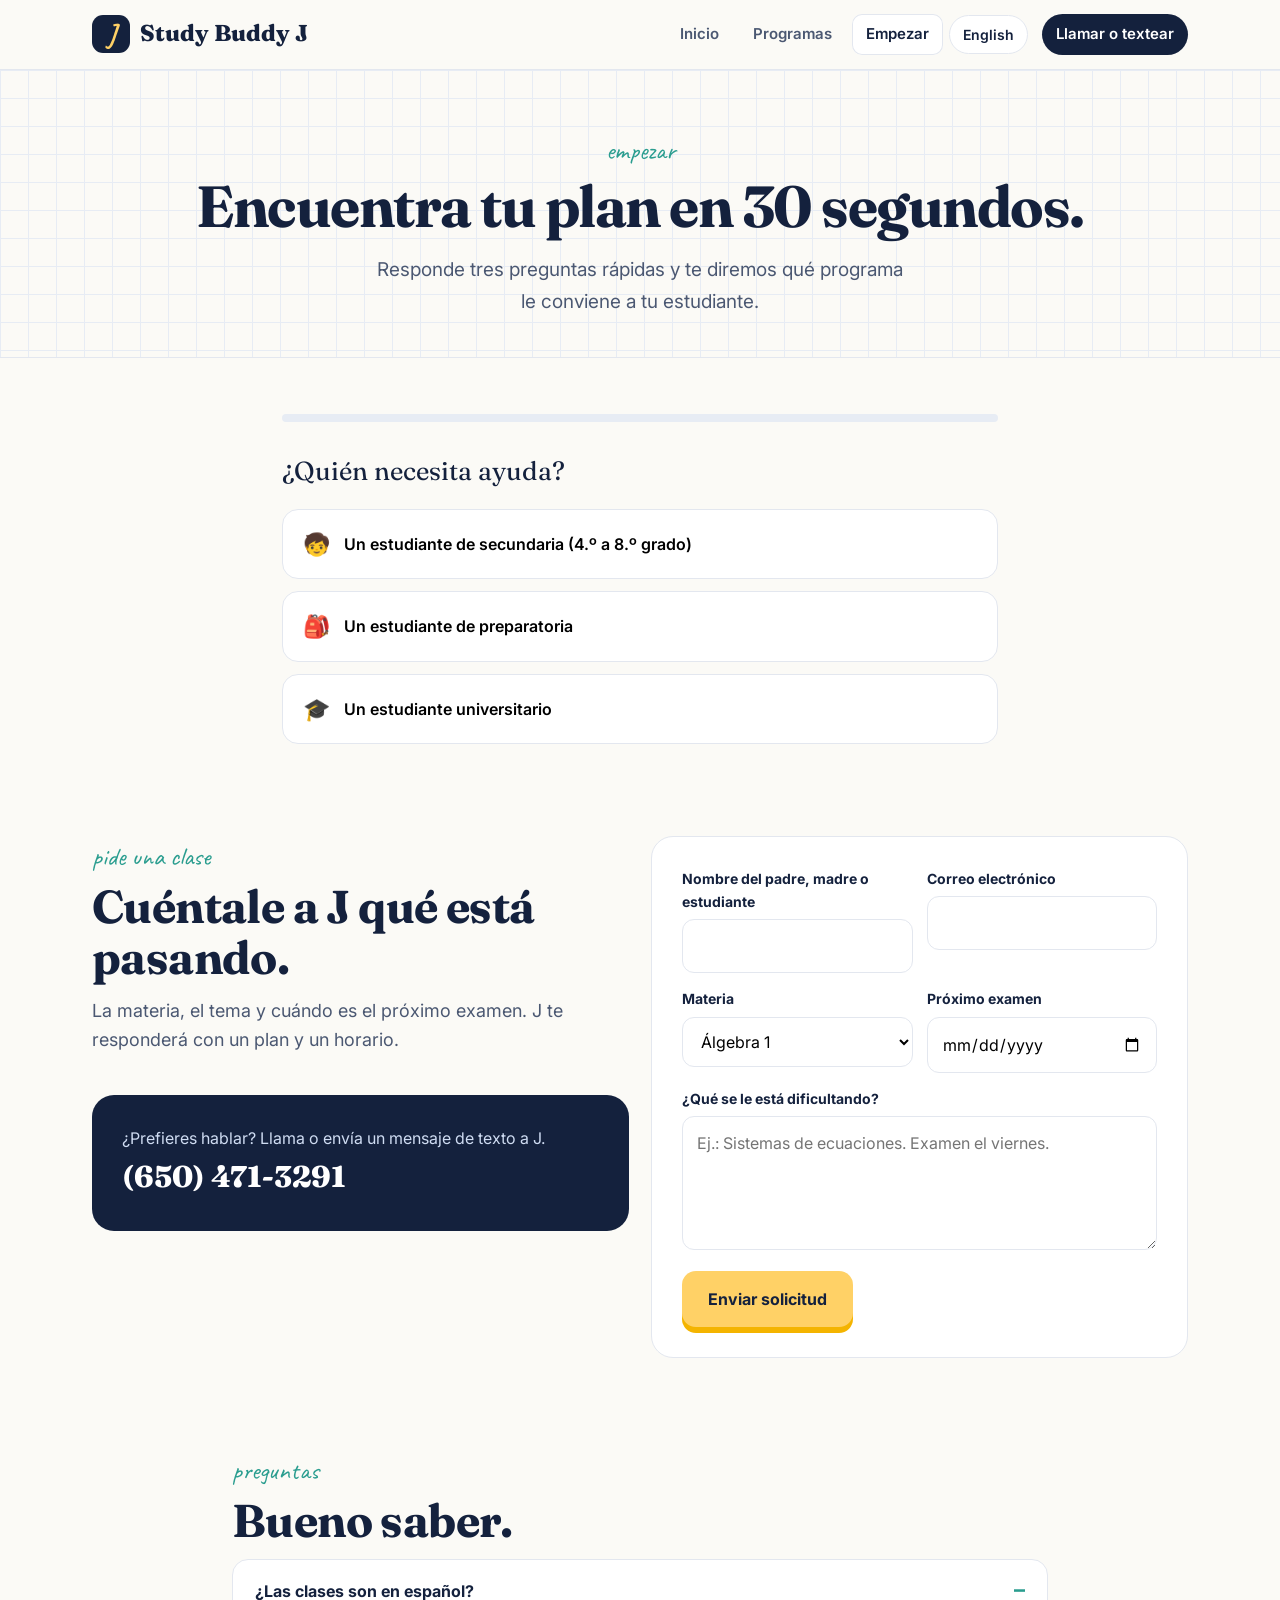
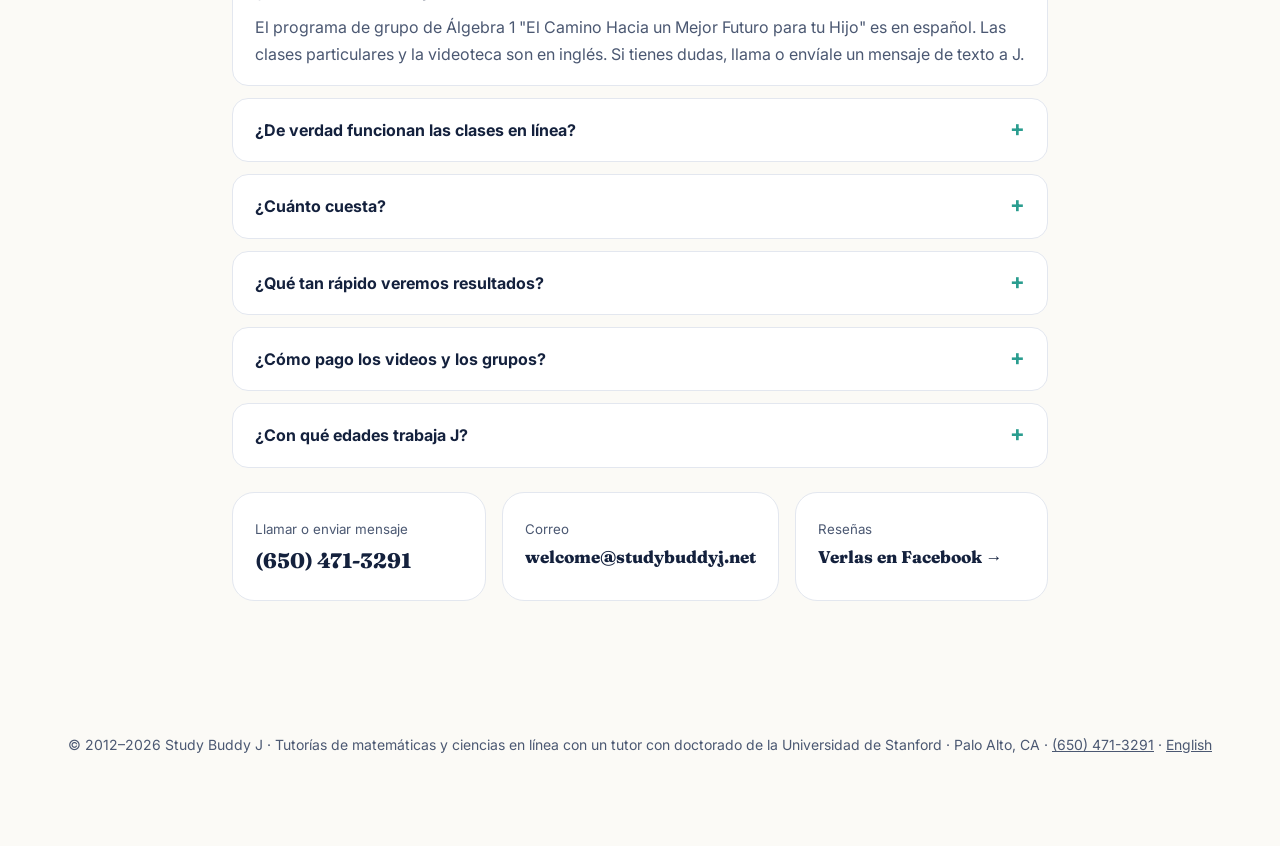
<file: es/empezar/index.html>
<!DOCTYPE html>
<html lang="es">
<head>
<meta charset="utf-8">
<meta name="viewport" content="width=device-width, initial-scale=1">
<title>Pide una Clase con un Tutor de Matemáticas | Study Buddy J</title>
<meta name="description" content="Encuentra el plan de tutoría de matemáticas ideal en 30 segundos y pide una clase con J, tutor con doctorado de Stanford que enseña Álgebra, Geometría, Cálculo y Física desde 1990.">
<link rel="canonical" href="https://studybuddyj.net/es/empezar/">
<link rel="alternate" hreflang="en" href="https://studybuddyj.net/get-started/">
<link rel="alternate" hreflang="es" href="https://studybuddyj.net/es/empezar/">
<link rel="alternate" hreflang="x-default" href="https://studybuddyj.net/get-started/">
<meta property="og:type" content="website">
<meta property="og:site_name" content="Study Buddy J">
<meta property="og:title" content="Pide una Clase con un Tutor de Matemáticas | Study Buddy J">
<meta property="og:description" content="Encuentra el plan de tutoría de matemáticas ideal en 30 segundos y pide una clase con J, tutor con doctorado de Stanford que enseña Álgebra, Geometría, Cálculo y Física desde 1990.">
<meta property="og:url" content="https://studybuddyj.net/es/empezar/">
<meta property="og:locale" content="es_US">
<link rel="icon" href="../../assets/favicon.svg" type="image/svg+xml">
<link rel="preconnect" href="https://fonts.googleapis.com">
<link rel="preconnect" href="https://fonts.gstatic.com" crossorigin>
<link href="https://fonts.googleapis.com/css2?family=Fraunces:opsz,wght@9..144,600;9..144,800&family=Inter:wght@400;500;600;700;800&family=Caveat:wght@600&display=swap" rel="stylesheet">
<link rel="stylesheet" href="../../assets/site.css?v=1dc0cac6">

</head>
<body>
<div class="topbar"><div class="wrap"><header>
  <a class="logo" href="../../es/"><span class="j">J</span>Study Buddy J</a>
  <nav>
    <a href="../../es/">Inicio</a><a href="../../es/programas/">Programas</a><a href="../../es/empezar/" class="active" aria-current="page">Empezar</a>
    <a class="lang" href="../../get-started/" hreflang="en" lang="en"><span class="long">English</span><span class="short">EN</span></a>
    <a class="call" href="tel:+16504713291">Llamar o textear</a>
  </nav>
</header></div></div>

<main class="page" id="page-start">
  <div class="graph"><div class="wrap phead" style="text-align:center">
    <div class="kicker">empezar</div>
    <h1 style="font-size:clamp(36px,5vw,58px);margin-top:4px">Encuentra tu plan en 30 segundos.</h1>
    <p class="lede" style="margin:0 auto">Responde tres preguntas rápidas y te diremos qué programa le conviene a tu estudiante.</p>
  </div></div>

  <section style="padding-top:56px">
    <div class="wrap finder">
      <div class="progress"><i id="bar"></i></div>
      <div id="finder"></div>
    </div>
  </section>

  <section style="padding-top:0" id="book">
    <div class="wrap grid2" style="align-items:start">
      <div>
        <div class="kicker">pide una clase</div>
        <h2>Cuéntale a J qué está pasando.</h2>
        <p class="sub">La materia, el tema y cuándo es el próximo examen. J te responderá con un plan y un horario.</p>
        <div class="card" style="background:var(--navy);color:#fff;border:0">
          <p style="color:#cfdcf2">¿Prefieres hablar? Llama o envía un mensaje de texto a J.</p>
          <a href="tel:+16504713291" style="font-family:'Fraunces',serif;font-weight:800;font-size:30px;text-decoration:none;color:#fff">(650) 471-3291</a>
        </div>
      </div>
      <div class="card">
        <form class="book" id="bookForm">
          <div><label for="pn">Nombre del padre, madre o estudiante</label><input id="pn" required></div>
          <div><label for="em">Correo electrónico</label><input id="em" type="email" required></div>
          <div><label for="cl">Materia</label><select id="cl"><option>Álgebra 1</option><option>Geometría</option><option>Álgebra 2</option><option>Precálculo</option><option>Cálculo</option><option>Física</option><option>Química</option><option>4.º a 8.º grado</option><option>Grupo de Álgebra 1 en español</option><option>Otra</option></select></div>
          <div><label for="tt">Próximo examen</label><input id="tt" type="date"></div>
          <div class="full"><label for="ms">¿Qué se le está dificultando?</label><textarea id="ms" rows="4" placeholder="Ej.: Sistemas de ecuaciones. Examen el viernes."></textarea></div>
          <input type="checkbox" name="botcheck" style="display:none" tabindex="-1" autocomplete="off">
          <div class="full"><p id="formErr" role="alert" style="display:none;color:#b42318;font-weight:600;margin:0 0 10px">Lo sentimos, no se pudo enviar. Inténtalo de nuevo o llama o envía un mensaje de texto a J al <a href="tel:+16504713291">(650) 471-3291</a>.</p><button class="btn btn-main" type="submit">Enviar solicitud</button></div>
        </form>
        <div class="sent" id="sent">¡Gracias! Tu solicitud ya va en camino a J. Te responderá por correo con un plan y un horario.</div>
      </div>
    </div>
  </section>

  <section style="padding-top:0">
    <div class="wrap" style="max-width:860px">
      <div class="kicker">preguntas</div>
      <h2>Bueno saber.</h2>
      <details open><summary>¿Las clases son en español?</summary><p>El programa de grupo de Álgebra 1 "El Camino Hacia un Mejor Futuro para tu Hijo" es en español. Las clases particulares y la videoteca son en inglés. Si tienes dudas, llama o envíale un mensaje de texto a J.</p></details>
      <details><summary>¿De verdad funcionan las clases en línea?</summary><p>Sí. J enseña en línea desde 2012, y padres que al principio dudaban dicen que los resultados los convencieron. Las clases son por Microsoft Teams, así que solo necesitas una computadora, tableta o teléfono.</p></details>
      <details><summary>¿Cuánto cuesta?</summary><p>Las clases particulares en vivo cuestan $100 la hora (seguimiento de 30 minutos: $50). Las sesiones en video cuestan $40 cada una, o $200 y $400 con suscripción. Los grupos de Álgebra 1 cuestan $1 para inscribirse y luego de $20 a $50 por semana, según el grupo.</p></details>
      <details><summary>¿Qué tan rápido veremos resultados?</summary><p>La mayoría de los estudiantes mejora al menos dos niveles en sus calificaciones después de tres sesiones. Cada estudiante es diferente, y las clases semanales dan los mejores resultados.</p></details>
      <details><summary>¿Cómo pago los videos y los grupos?</summary><p>Los botones de este sitio abren la tienda segura de Study Buddy J en studybuddyj.com, justo en lo que elegiste. El pago es por PayPal.</p></details>
      <details><summary>¿Con qué edades trabaja J?</summary><p>Desde 4.º grado hasta la universidad, incluyendo cursos AP, matemáticas del SAT y cálculo y física universitarios.</p></details>
      <div class="contact-strip">
        <div class="card"><small style="color:var(--ink-soft)">Llamar o enviar mensaje</small><a href="tel:+16504713291">(650) 471-3291</a></div>
        <div class="card"><small style="color:var(--ink-soft)">Correo</small><a href="mailto:welcome@studybuddyj.net" style="font-size:17px">welcome@studybuddyj.net</a></div>
        <div class="card"><small style="color:var(--ink-soft)">Reseñas</small><a href="https://www.facebook.com/profile.php?id=61554739125670&amp;sk=reviews" target="_blank" rel="noopener" style="font-size:17px">Verlas en Facebook →</a></div>
      </div>
    </div>
  </section>
</main>

<footer>© 2012–2026 Study Buddy J · Tutorías de matemáticas y ciencias en línea con un tutor con doctorado de la Universidad de Stanford · Palo Alto, CA · <a href="tel:+16504713291">(650) 471-3291</a> · <a href="../../" hreflang="en">English</a></footer>
<div class="mobile-call"><a href="tel:+16504713291" style="background:var(--navy);color:#fff">Llamar o textear</a><a href="../../es/empezar/" style="background:var(--chalk);color:var(--navy)">Empezar</a></div>
<script src="../../assets/site.js?v=1dc0cac6" defer></script>
</body>
</html>
</file>
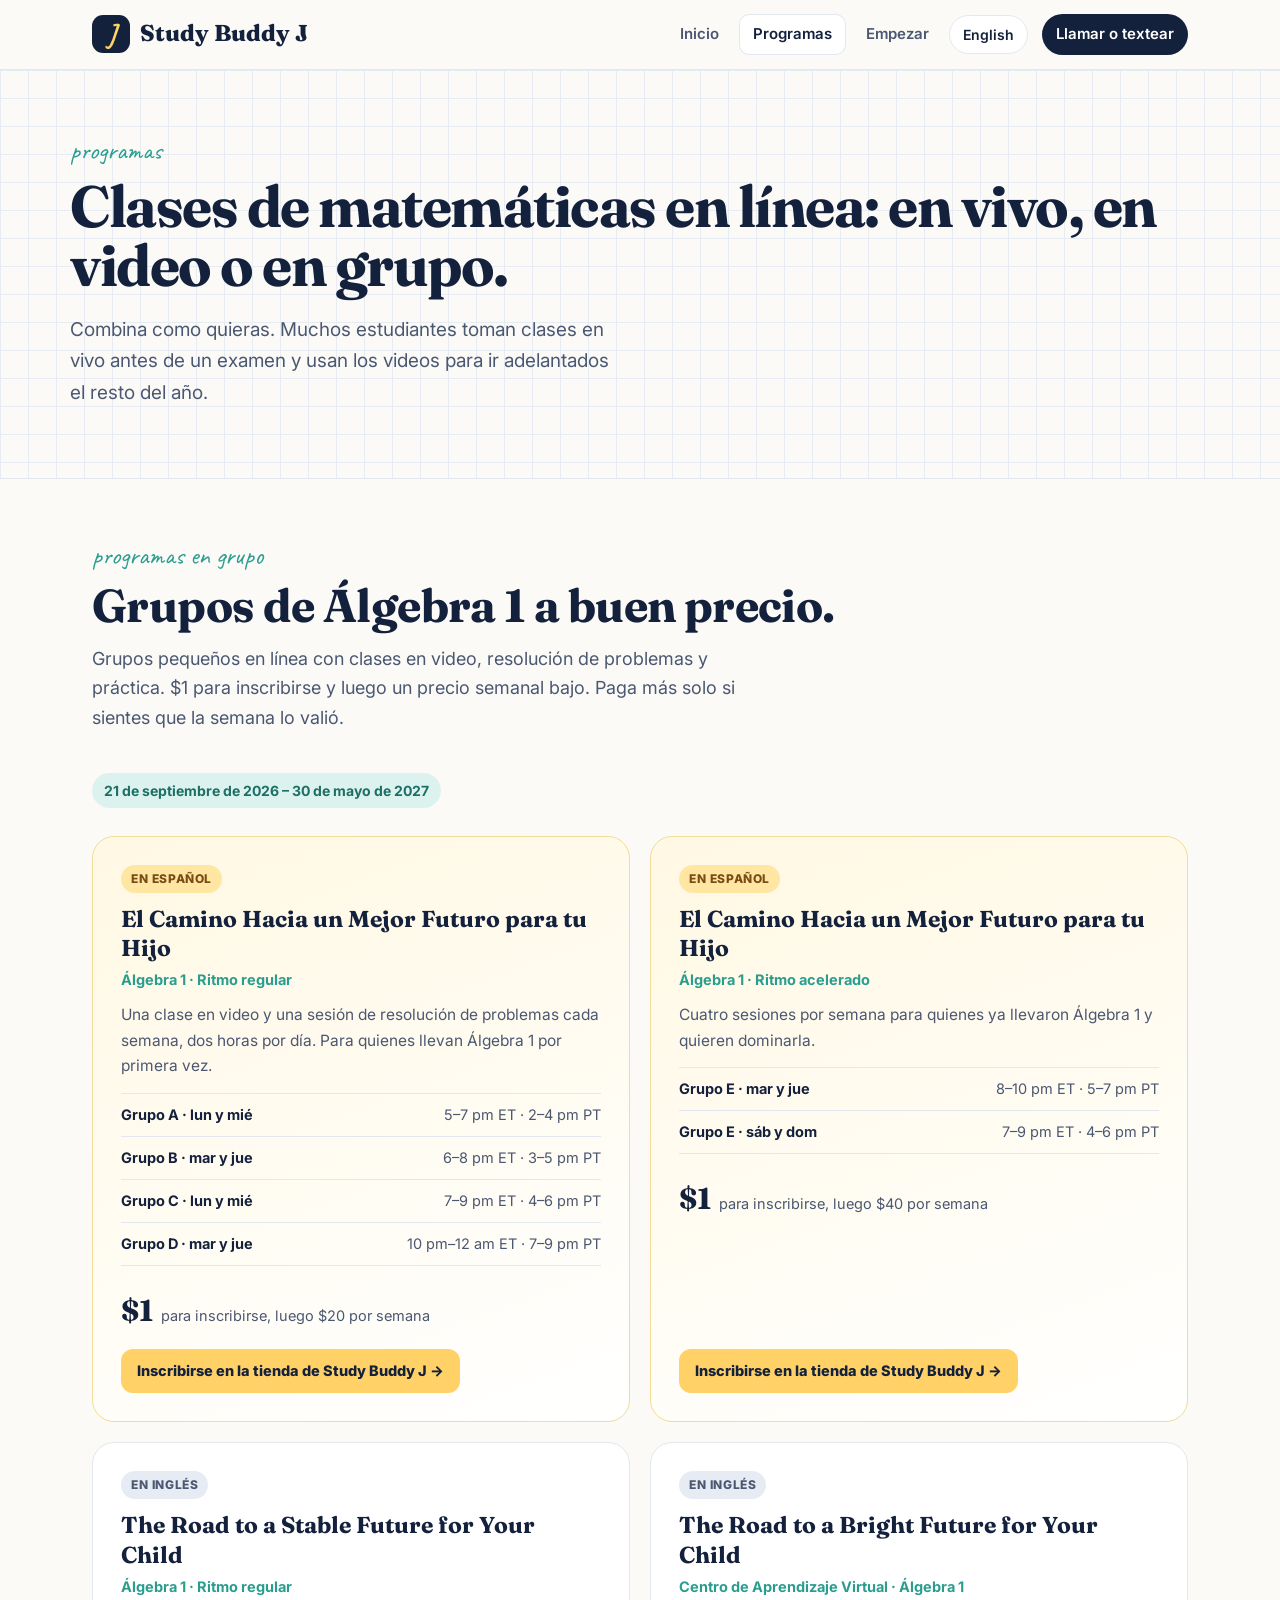
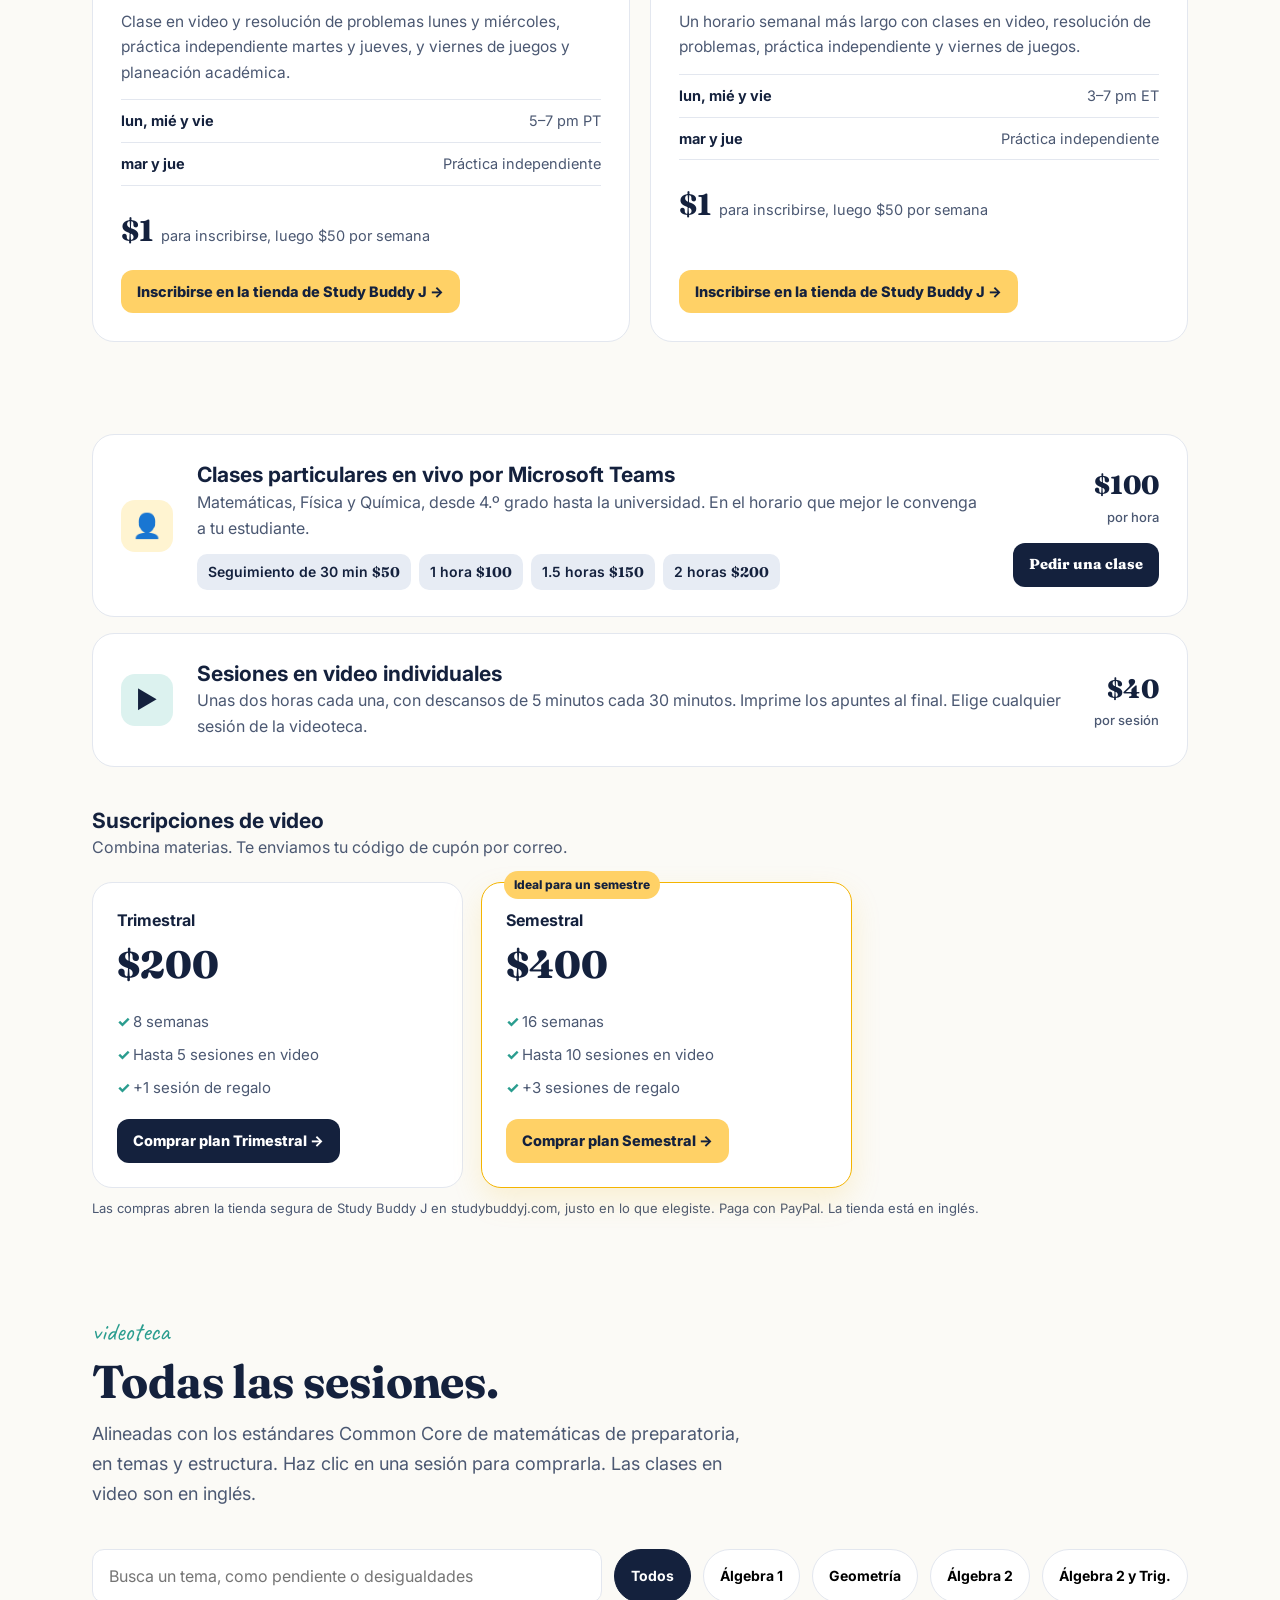
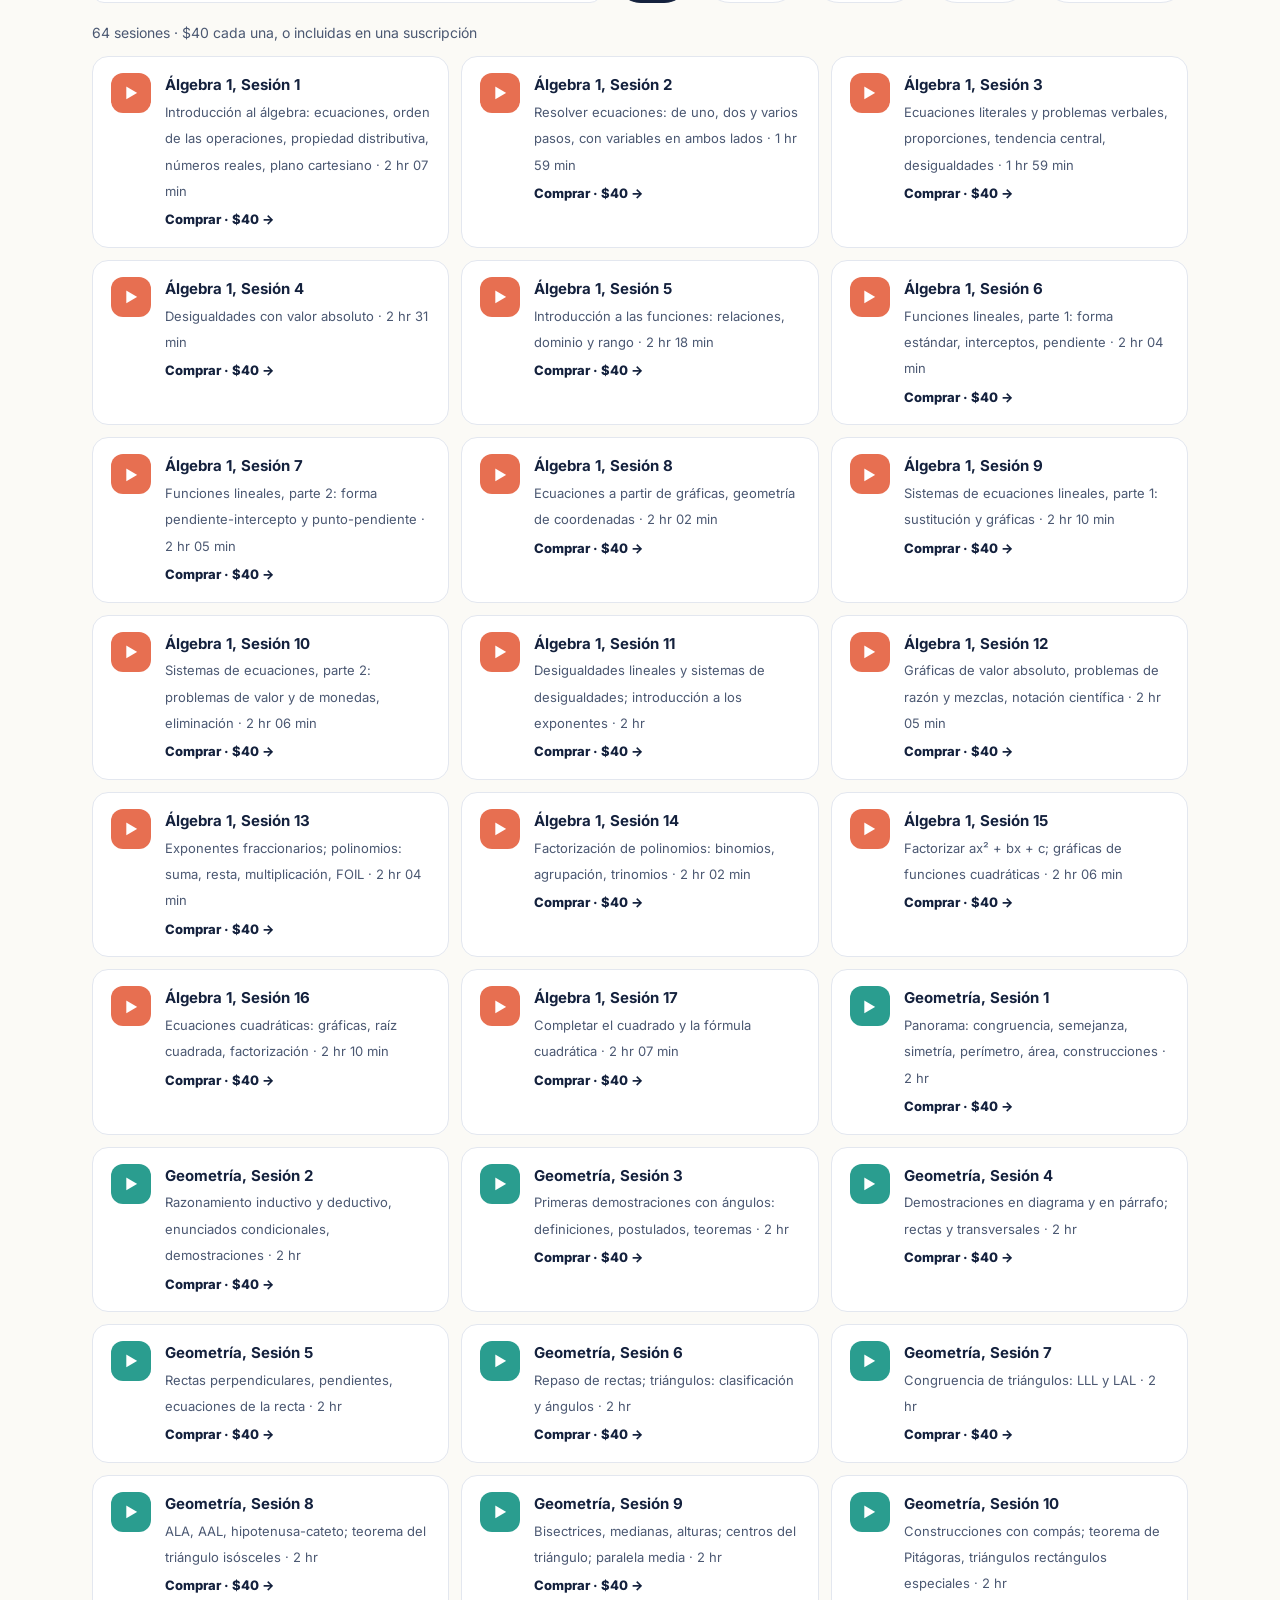
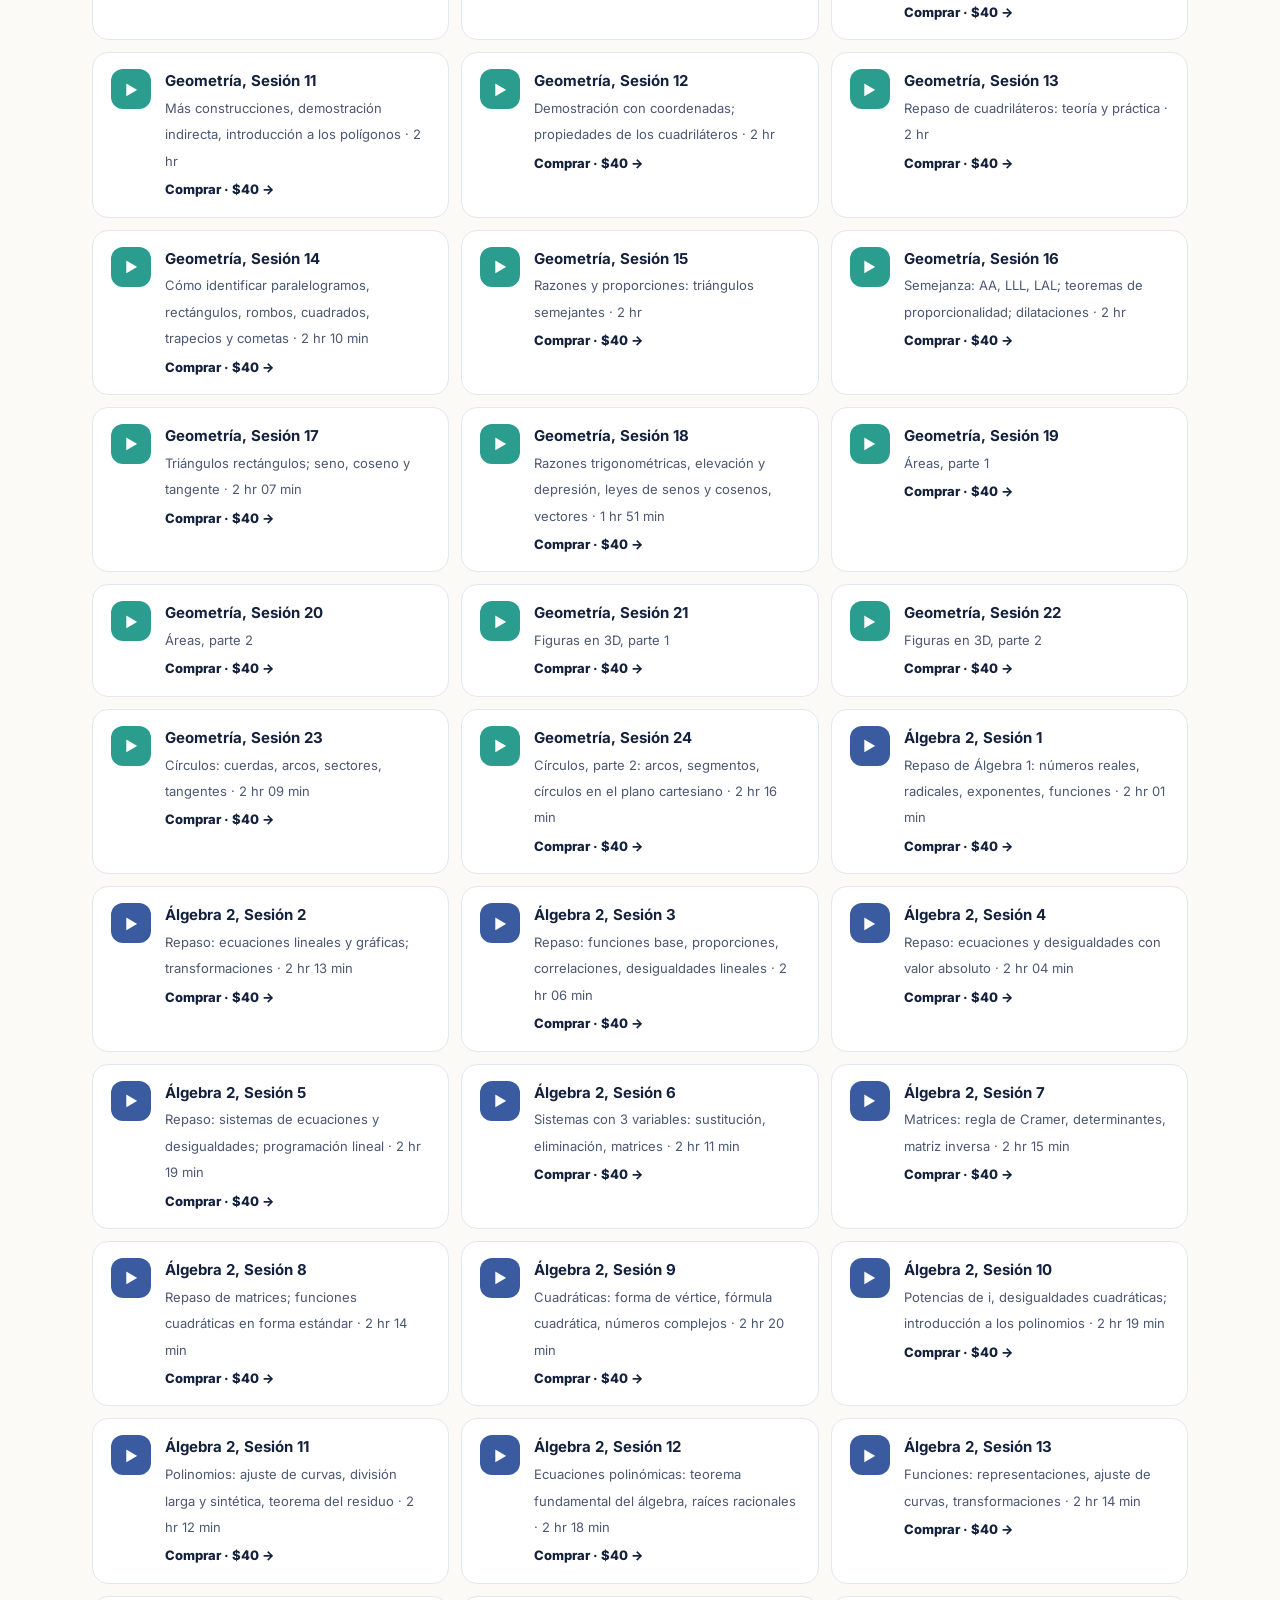
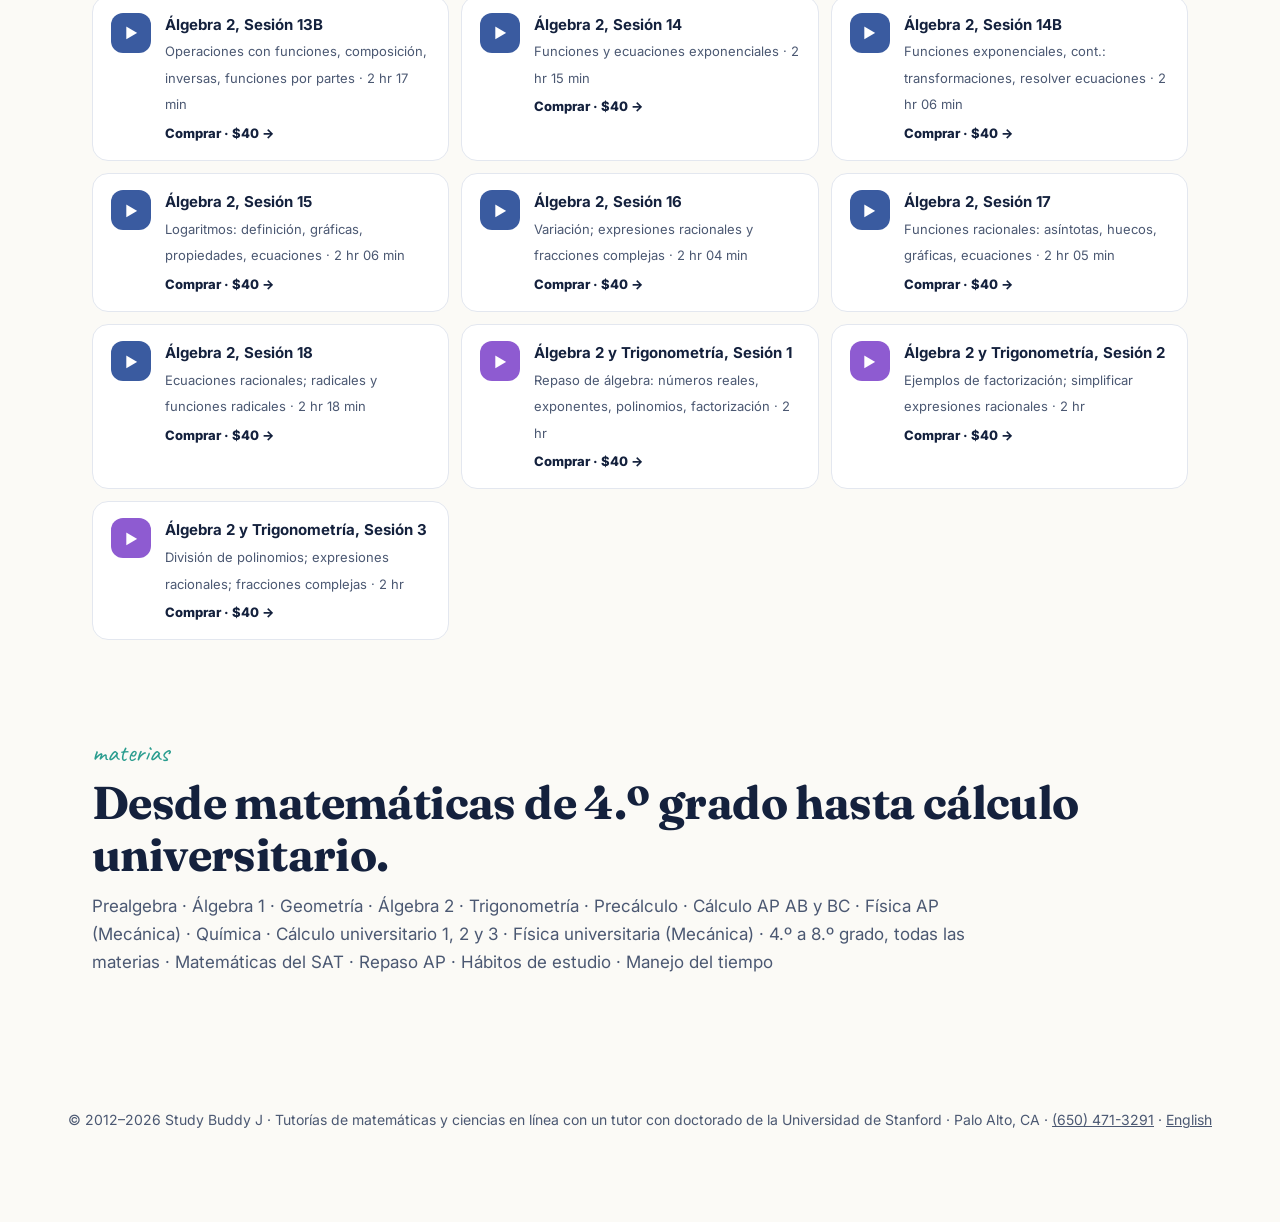
<file: es/programas/index.html>
<!DOCTYPE html>
<html lang="es">
<head>
<meta charset="utf-8">
<meta name="viewport" content="width=device-width, initial-scale=1">
<title>Clases de Álgebra 1 en Español y Tutoría de Matemáticas en Línea | Study Buddy J</title>
<meta name="description" content="Grupos de Álgebra 1 en español desde $1 para inscribirse, clases particulares en línea de $100 la hora y 64 sesiones en video de Álgebra 1, Geometría y Álgebra 2.">
<link rel="canonical" href="https://studybuddyj.net/es/programas/">
<link rel="alternate" hreflang="en" href="https://studybuddyj.net/programs/">
<link rel="alternate" hreflang="es" href="https://studybuddyj.net/es/programas/">
<link rel="alternate" hreflang="x-default" href="https://studybuddyj.net/programs/">
<meta property="og:type" content="website">
<meta property="og:site_name" content="Study Buddy J">
<meta property="og:title" content="Clases de Álgebra 1 en Español y Tutoría de Matemáticas en Línea | Study Buddy J">
<meta property="og:description" content="Grupos de Álgebra 1 en español desde $1 para inscribirse, clases particulares en línea de $100 la hora y 64 sesiones en video de Álgebra 1, Geometría y Álgebra 2.">
<meta property="og:url" content="https://studybuddyj.net/es/programas/">
<meta property="og:locale" content="es_US">
<link rel="icon" href="../../assets/favicon.svg" type="image/svg+xml">
<link rel="preconnect" href="https://fonts.googleapis.com">
<link rel="preconnect" href="https://fonts.gstatic.com" crossorigin>
<link href="https://fonts.googleapis.com/css2?family=Fraunces:opsz,wght@9..144,600;9..144,800&family=Inter:wght@400;500;600;700;800&family=Caveat:wght@600&display=swap" rel="stylesheet">
<link rel="stylesheet" href="../../assets/site.css?v=1dc0cac6">

</head>
<body>
<div class="topbar"><div class="wrap"><header>
  <a class="logo" href="../../es/"><span class="j">J</span>Study Buddy J</a>
  <nav>
    <a href="../../es/">Inicio</a><a href="../../es/programas/" class="active" aria-current="page">Programas</a><a href="../../es/empezar/">Empezar</a>
    <a class="lang" href="../../programs/" hreflang="en" lang="en"><span class="long">English</span><span class="short">EN</span></a>
    <a class="call" href="tel:+16504713291">Llamar o textear</a>
  </nav>
</header></div></div>

<main class="page" id="page-programs">
  <div class="graph"><div class="wrap phead">
    <div class="kicker">programas</div>
    <h1 style="font-size:clamp(36px,5vw,58px);margin-top:4px">Clases de matemáticas en línea: en vivo, en video o en grupo.</h1>
    <p class="lede">Combina como quieras. Muchos estudiantes toman clases en vivo antes de un examen y usan los videos para ir adelantados el resto del año.</p>
  </div></div>

  <section style="padding-top:56px" id="grupos">
    <div class="wrap">
      <div class="kicker">programas en grupo</div>
      <h2>Grupos de Álgebra 1 a buen precio.</h2>
      <p class="sub">Grupos pequeños en línea con clases en video, resolución de problemas y práctica. $1 para inscribirse y luego un precio semanal bajo. Paga más solo si sientes que la semana lo valió.</p>
      <span class="season">21 de septiembre de 2026 – 30 de mayo de 2027</span>
      <div class="groups"><div class="gcard es">
          <span class="lang-tag">En español</span>
          <h3>El Camino Hacia un Mejor Futuro para tu Hijo</h3><div class="pace">Álgebra 1 · Ritmo regular</div>
          <p>Una clase en video y una sesión de resolución de problemas cada semana, dos horas por día. Para quienes llevan Álgebra 1 por primera vez.</p>
          <ul class="times"><li><b>Grupo A · lun y mié</b><span>5–7 pm ET · 2–4 pm PT</span></li><li><b>Grupo B · mar y jue</b><span>6–8 pm ET · 3–5 pm PT</span></li><li><b>Grupo C · lun y mié</b><span>7–9 pm ET · 4–6 pm PT</span></li><li><b>Grupo D · mar y jue</b><span>10 pm–12 am ET · 7–9 pm PT</span></li></ul>
          <div class="gprice"><b>$1</b><span>para inscribirse, luego $20 por semana</span></div>
          <div class="spacer"></div>
          <a class="buy light" href="https://studybuddyj.com/public/select-session#:~:text=TEAR01" target="_blank" rel="noopener">Inscribirse en la tienda de Study Buddy J →</a>
        </div><div class="gcard es">
          <span class="lang-tag">En español</span>
          <h3>El Camino Hacia un Mejor Futuro para tu Hijo</h3><div class="pace">Álgebra 1 · Ritmo acelerado</div>
          <p>Cuatro sesiones por semana para quienes ya llevaron Álgebra 1 y quieren dominarla.</p>
          <ul class="times"><li><b>Grupo E · mar y jue</b><span>8–10 pm ET · 5–7 pm PT</span></li><li><b>Grupo E · sáb y dom</b><span>7–9 pm ET · 4–6 pm PT</span></li></ul>
          <div class="gprice"><b>$1</b><span>para inscribirse, luego $40 por semana</span></div>
          <div class="spacer"></div>
          <a class="buy light" href="https://studybuddyj.com/public/select-session#:~:text=TEAF01" target="_blank" rel="noopener">Inscribirse en la tienda de Study Buddy J →</a>
        </div><div class="gcard">
          <span class="lang-tag">En inglés</span>
          <h3>The Road to a Stable Future for Your Child</h3><div class="pace">Álgebra 1 · Ritmo regular</div>
          <p>Clase en video y resolución de problemas lunes y miércoles, práctica independiente martes y jueves, y viernes de juegos y planeación académica.</p>
          <ul class="times"><li><b>lun, mié y vie</b><span>5–7 pm PT</span></li><li><b>mar y jue</b><span>Práctica independiente</span></li></ul>
          <div class="gprice"><b>$1</b><span>para inscribirse, luego $50 por semana</span></div>
          <div class="spacer"></div>
          <a class="buy light" href="https://studybuddyj.com/public/select-session#:~:text=NTAR01" target="_blank" rel="noopener">Inscribirse en la tienda de Study Buddy J →</a>
        </div><div class="gcard">
          <span class="lang-tag">En inglés</span>
          <h3>The Road to a Bright Future for Your Child</h3><div class="pace">Centro de Aprendizaje Virtual · Álgebra 1</div>
          <p>Un horario semanal más largo con clases en video, resolución de problemas, práctica independiente y viernes de juegos.</p>
          <ul class="times"><li><b>lun, mié y vie</b><span>3–7 pm ET</span></li><li><b>mar y jue</b><span>Práctica independiente</span></li></ul>
          <div class="gprice"><b>$1</b><span>para inscribirse, luego $50 por semana</span></div>
          <div class="spacer"></div>
          <a class="buy light" href="https://studybuddyj.com/public/select-session#:~:text=LCAR01" target="_blank" rel="noopener">Inscribirse en la tienda de Study Buddy J →</a>
        </div></div>
    </div>
  </section>

  <section style="padding-top:0" id="clases">
    <div class="wrap">
      <div class="program"><div class="ico" style="background:#fff4d1">👤</div><div><h3>Clases particulares en vivo por Microsoft Teams</h3><p>Matemáticas, Física y Química, desde 4.º grado hasta la universidad. En el horario que mejor le convenga a tu estudiante.</p><div class="rates"><span>Seguimiento de 30 min <b>$50</b></span><span>1 hora <b>$100</b></span><span>1.5 horas <b>$150</b></span><span>2 horas <b>$200</b></span></div></div><div class="price">$100<small>por hora</small><a class="buy" href="../../es/empezar/#book">Pedir una clase</a></div></div>
      <div class="program"><div class="ico" style="background:var(--teal-soft)">▶</div><div><h3>Sesiones en video individuales</h3><p>Unas dos horas cada una, con descansos de 5 minutos cada 30 minutos. Imprime los apuntes al final. Elige cualquier sesión de la videoteca.</p></div><div class="price">$40<small>por sesión</small></div></div>

      <h3 style="margin-top:40px">Suscripciones de video</h3>
      <p style="color:var(--ink-soft)">Combina materias. Te enviamos tu código de cupón por correo.</p>
      <div class="subs two">
        <div class="sub-card"><div style="font-weight:700">Trimestral</div><div class="big">$200</div><ul><li>8 semanas</li><li>Hasta 5 sesiones en video</li><li>+1 sesión de regalo</li></ul><a class="buy" href="https://studybuddyj.com/public/select-session#:~:text=QCOU01" target="_blank" rel="noopener">Comprar plan Trimestral →</a></div>
        <div class="sub-card pop"><span class="badge">Ideal para un semestre</span><div style="font-weight:700">Semestral</div><div class="big">$400</div><ul><li>16 semanas</li><li>Hasta 10 sesiones en video</li><li>+3 sesiones de regalo</li></ul><a class="buy light" href="https://studybuddyj.com/public/select-session#:~:text=HCOU01" target="_blank" rel="noopener">Comprar plan Semestral →</a></div>
      </div>
      <p class="paynote">Las compras abren la tienda segura de Study Buddy J en studybuddyj.com, justo en lo que elegiste. Paga con PayPal. La tienda está en inglés.</p>
    </div>
  </section>

  <section style="padding-top:0" id="videoteca">
    <div class="wrap">
      <div class="kicker">videoteca</div>
      <h2>Todas las sesiones.</h2>
      <p class="sub">Alineadas con los estándares Common Core de matemáticas de preparatoria, en temas y estructura. Haz clic en una sesión para comprarla. Las clases en video son en inglés.</p>
      <div class="lib-tools">
        <input id="search" type="search" placeholder="Busca un tema, como pendiente o desigualdades" aria-label="Buscar en la videoteca">
        <button class="filter on" data-f="all">Todos</button><button class="filter" data-f="Algebra 1">Álgebra 1</button><button class="filter" data-f="Geometry">Geometría</button><button class="filter" data-f="Algebra 2">Álgebra 2</button><button class="filter" data-f="Algebra 2 &amp; Trig">Álgebra 2 y Trig.</button>
      </div>
      <div class="count" id="count"></div>
      <div class="lib" id="lib"></div>
    </div>
  </section>

  <section style="padding-top:0">
    <div class="wrap">
      <div class="kicker">materias</div>
      <h2>Desde matemáticas de 4.º grado hasta cálculo universitario.</h2>
      <p style="color:var(--ink-soft);font-size:17px;max-width:900px">Prealgebra · Álgebra 1 · Geometría · Álgebra 2 · Trigonometría · Precálculo · Cálculo AP AB y BC · Física AP (Mecánica) · Química · Cálculo universitario 1, 2 y 3 · Física universitaria (Mecánica) · 4.º a 8.º grado, todas las materias · Matemáticas del SAT · Repaso AP · Hábitos de estudio · Manejo del tiempo</p>
    </div>
  </section>
</main>

<footer>© 2012–2026 Study Buddy J · Tutorías de matemáticas y ciencias en línea con un tutor con doctorado de la Universidad de Stanford · Palo Alto, CA · <a href="tel:+16504713291">(650) 471-3291</a> · <a href="../../" hreflang="en">English</a></footer>
<div class="mobile-call"><a href="tel:+16504713291" style="background:var(--navy);color:#fff">Llamar o textear</a><a href="../../es/empezar/" style="background:var(--chalk);color:var(--navy)">Empezar</a></div>
<script>window.SBJ_VIDEOS=[["ALGO01", "Algebra 1", "1", "2 hr 07 min", "Intro to algebra: equations, order of operations, distributive property, real numbers, coordinate plane", "Introducción al álgebra: ecuaciones, orden de las operaciones, propiedad distributiva, números reales, plano cartesiano"], ["ALGO02", "Algebra 1", "2", "1 hr 59 min", "Solving equations: one-step, two-step, multi-step, variables on both sides", "Resolver ecuaciones: de uno, dos y varios pasos, con variables en ambos lados"], ["ALGO03", "Algebra 1", "3", "1 hr 59 min", "Literal equations and word problems, proportions, central tendency, inequalities", "Ecuaciones literales y problemas verbales, proporciones, tendencia central, desigualdades"], ["ALGO04", "Algebra 1", "4", "2 hr 31 min", "Absolute value inequalities", "Desigualdades con valor absoluto"], ["ALGO05", "Algebra 1", "5", "2 hr 18 min", "Intro to functions: relations, domain and range", "Introducción a las funciones: relaciones, dominio y rango"], ["ALGO06", "Algebra 1", "6", "2 hr 04 min", "Linear functions, part 1: standard form, intercepts, slope", "Funciones lineales, parte 1: forma estándar, interceptos, pendiente"], ["ALGO07", "Algebra 1", "7", "2 hr 05 min", "Linear functions, part 2: slope-intercept and point-slope form", "Funciones lineales, parte 2: forma pendiente-intercepto y punto-pendiente"], ["ALGO08", "Algebra 1", "8", "2 hr 02 min", "Equations from graphs, coordinate geometry", "Ecuaciones a partir de gráficas, geometría de coordenadas"], ["ALGO09", "Algebra 1", "9", "2 hr 10 min", "Systems of linear equations, part 1: substitution and graphing", "Sistemas de ecuaciones lineales, parte 1: sustitución y gráficas"], ["ALGO10", "Algebra 1", "10", "2 hr 06 min", "Systems of equations, part 2: value and coin problems, elimination", "Sistemas de ecuaciones, parte 2: problemas de valor y de monedas, eliminación"], ["ALGO11", "Algebra 1", "11", "2 hr", "Linear inequalities and systems of inequalities; intro to exponents", "Desigualdades lineales y sistemas de desigualdades; introducción a los exponentes"], ["ALGO12", "Algebra 1", "12", "2 hr 05 min", "Absolute value graphs, rate and mixture problems, scientific notation", "Gráficas de valor absoluto, problemas de razón y mezclas, notación científica"], ["ALGO13", "Algebra 1", "13", "2 hr 04 min", "Fractional exponents; polynomials: add, subtract, multiply, FOIL", "Exponentes fraccionarios; polinomios: suma, resta, multiplicación, FOIL"], ["ALGO14", "Algebra 1", "14", "2 hr 02 min", "Factoring polynomials: binomials, grouping, trinomials", "Factorización de polinomios: binomios, agrupación, trinomios"], ["ALGO15", "Algebra 1", "15", "2 hr 06 min", "Factoring ax² + bx + c; graphing quadratic functions", "Factorizar ax² + bx + c; gráficas de funciones cuadráticas"], ["ALGO16", "Algebra 1", "16", "2 hr 10 min", "Quadratic equations: graphs, square roots, factoring", "Ecuaciones cuadráticas: gráficas, raíz cuadrada, factorización"], ["ALGO17", "Algebra 1", "17", "2 hr 07 min", "Completing the square and the quadratic formula", "Completar el cuadrado y la fórmula cuadrática"], ["GEOM01", "Geometry", "1", "2 hr", "Overview: congruence, similarity, symmetry, perimeter, area, constructions", "Panorama: congruencia, semejanza, simetría, perímetro, área, construcciones"], ["GEOM02", "Geometry", "2", "2 hr", "Reasoning: inductive and deductive, conditional statements, proofs", "Razonamiento inductivo y deductivo, enunciados condicionales, demostraciones"], ["GEOM03", "Geometry", "3", "2 hr", "Beginning proofs with angles: definitions, postulates, theorems", "Primeras demostraciones con ángulos: definiciones, postulados, teoremas"], ["GEOM04", "Geometry", "4", "2 hr", "Flowchart and paragraph proofs; lines and transversals", "Demostraciones en diagrama y en párrafo; rectas y transversales"], ["GEOM05", "Geometry", "5", "2 hr", "Perpendicular lines, slopes, equations of a line", "Rectas perpendiculares, pendientes, ecuaciones de la recta"], ["GEOM06", "Geometry", "6", "2 hr", "Review of lines; triangles: classification and angles", "Repaso de rectas; triángulos: clasificación y ángulos"], ["GEOM07", "Geometry", "7", "2 hr", "Triangle congruence: SSS and SAS", "Congruencia de triángulos: LLL y LAL"], ["GEOM08", "Geometry", "8", "2 hr", "ASA, AAS, hypotenuse-leg; isosceles triangle theorem", "ALA, AAL, hipotenusa-cateto; teorema del triángulo isósceles"], ["GEOM09", "Geometry", "9", "2 hr", "Bisectors, medians, altitudes; triangle centers; midsegment theorem", "Bisectrices, medianas, alturas; centros del triángulo; paralela media"], ["GEOM10", "Geometry", "10", "2 hr", "Compass constructions; Pythagorean theorem, special right triangles", "Construcciones con compás; teorema de Pitágoras, triángulos rectángulos especiales"], ["GEOM11", "Geometry", "11", "2 hr", "More constructions, indirect proof, intro to polygons", "Más construcciones, demostración indirecta, introducción a los polígonos"], ["GEOM12", "Geometry", "12", "2 hr", "Coordinate proof; properties of quadrilaterals", "Demostración con coordenadas; propiedades de los cuadriláteros"], ["GEOM13", "Geometry", "13", "2 hr", "Review of quadrilaterals: theory and practice problems", "Repaso de cuadriláteros: teoría y práctica"], ["GEOM14", "Geometry", "14", "2 hr 10 min", "Identifying parallelograms, rectangles, rhombuses, squares, trapezoids, kites", "Cómo identificar paralelogramos, rectángulos, rombos, cuadrados, trapecios y cometas"], ["GEOM15", "Geometry", "15", "2 hr", "Ratios and proportions: similar triangles", "Razones y proporciones: triángulos semejantes"], ["GEOM16", "Geometry", "16", "2 hr", "Similarity: AA, SSS, SAS; proportionality theorems; dilations", "Semejanza: AA, LLL, LAL; teoremas de proporcionalidad; dilataciones"], ["GEOM17", "Geometry", "17", "2 hr 07 min", "Right triangles; sine, cosine and tangent", "Triángulos rectángulos; seno, coseno y tangente"], ["GEOM18", "Geometry", "18", "1 hr 51 min", "Trig ratios, elevation and depression, Laws of Sines and Cosines, vectors", "Razones trigonométricas, elevación y depresión, leyes de senos y cosenos, vectores"], ["GEOM19", "Geometry", "19", "", "Areas, part 1", "Áreas, parte 1"], ["GEOM20", "Geometry", "20", "", "Areas, part 2", "Áreas, parte 2"], ["GEOM21", "Geometry", "21", "", "3-D figures, part 1", "Figuras en 3D, parte 1"], ["GEOM22", "Geometry", "22", "", "3-D figures, part 2", "Figuras en 3D, parte 2"], ["GEOM23", "Geometry", "23", "2 hr 09 min", "Circles: chords, arcs, sectors, tangents", "Círculos: cuerdas, arcos, sectores, tangentes"], ["GEOM24", "Geometry", "24", "2 hr 16 min", "Circles, part 2: intercepted arcs, segments, circles on the coordinate plane", "Círculos, parte 2: arcos, segmentos, círculos en el plano cartesiano"], ["ALGT01", "Algebra 2", "1", "2 hr 01 min", "Algebra 1 review: real numbers, radicals, exponents, functions", "Repaso de Álgebra 1: números reales, radicales, exponentes, funciones"], ["ALGT02", "Algebra 2", "2", "2 hr 13 min", "Review: linear equations and graphs; transformations", "Repaso: ecuaciones lineales y gráficas; transformaciones"], ["ALGT03", "Algebra 2", "3", "2 hr 06 min", "Review: parent functions, proportions, correlations, linear inequalities", "Repaso: funciones base, proporciones, correlaciones, desigualdades lineales"], ["ALGT04", "Algebra 2", "4", "2 hr 04 min", "Review: absolute value equations and inequalities", "Repaso: ecuaciones y desigualdades con valor absoluto"], ["ALGT05", "Algebra 2", "5", "2 hr 19 min", "Review: systems of equations and inequalities; linear programming", "Repaso: sistemas de ecuaciones y desigualdades; programación lineal"], ["ALGT06", "Algebra 2", "6", "2 hr 11 min", "Systems with 3 variables: substitution, elimination, matrices", "Sistemas con 3 variables: sustitución, eliminación, matrices"], ["ALGT07", "Algebra 2", "7", "2 hr 15 min", "Matrices: Cramer's rule, determinants, inverse matrix", "Matrices: regla de Cramer, determinantes, matriz inversa"], ["ALGT08", "Algebra 2", "8", "2 hr 14 min", "Matrix review; quadratic functions in standard form", "Repaso de matrices; funciones cuadráticas en forma estándar"], ["ALGT09", "Algebra 2", "9", "2 hr 20 min", "Quadratics: vertex form, quadratic formula, complex numbers", "Cuadráticas: forma de vértice, fórmula cuadrática, números complejos"], ["ALGT10", "Algebra 2", "10", "2 hr 19 min", "Powers of i, quadratic inequalities; intro to polynomials", "Potencias de i, desigualdades cuadráticas; introducción a los polinomios"], ["ALGT11", "Algebra 2", "11", "2 hr 12 min", "Polynomials: curve fitting, long and synthetic division, Remainder Theorem", "Polinomios: ajuste de curvas, división larga y sintética, teorema del residuo"], ["ALGT12", "Algebra 2", "12", "2 hr 18 min", "Solving polynomial equations: Fundamental Theorem of Algebra, rational roots", "Ecuaciones polinómicas: teorema fundamental del álgebra, raíces racionales"], ["ALGT13", "Algebra 2", "13", "2 hr 14 min", "Functions: representations, curve fitting, transformations", "Funciones: representaciones, ajuste de curvas, transformaciones"], ["ALGT13B", "Algebra 2", "13B", "2 hr 17 min", "Function operations, composition, inverses, piecewise functions", "Operaciones con funciones, composición, inversas, funciones por partes"], ["ALGT14", "Algebra 2", "14", "2 hr 15 min", "Exponential functions and equations", "Funciones y ecuaciones exponenciales"], ["ALGT14B", "Algebra 2", "14B", "2 hr 06 min", "Exponential functions, cont.: transformations, solving equations", "Funciones exponenciales, cont.: transformaciones, resolver ecuaciones"], ["ALGT15", "Algebra 2", "15", "2 hr 06 min", "Logarithms: definition, graphs, properties, log equations", "Logaritmos: definición, gráficas, propiedades, ecuaciones"], ["ALGT16", "Algebra 2", "16", "2 hr 04 min", "Variation; rational expressions and complex fractions", "Variación; expresiones racionales y fracciones complejas"], ["ALGT17", "Algebra 2", "17", "2 hr 05 min", "Rational functions: asymptotes, holes, graphing, equations", "Funciones racionales: asíntotas, huecos, gráficas, ecuaciones"], ["ALGT18", "Algebra 2", "18", "2 hr 18 min", "Rational equations; radicals and radical functions", "Ecuaciones racionales; radicales y funciones radicales"], ["ALTR01", "Algebra 2 & Trig", "1", "2 hr", "Algebra review: real numbers, exponents, polynomials, factoring", "Repaso de álgebra: números reales, exponentes, polinomios, factorización"], ["ALTR02", "Algebra 2 & Trig", "2", "2 hr", "Factoring examples; simplifying rational expressions", "Ejemplos de factorización; simplificar expresiones racionales"], ["ALTR03", "Algebra 2 & Trig", "3", "2 hr", "Polynomial division; rational expressions; complex fractions", "División de polinomios; expresiones racionales; fracciones complejas"]];</script>
<script src="../../assets/site.js?v=1dc0cac6" defer></script>
</body>
</html>
</file>
<file: assets/site.css>
:root{--ink:#14213d;--ink-soft:#4b5872;--paper:#fbfaf6;--grid:#e7ecf4;--navy:#14213d;--navy-2:#1d2f55;--chalk:#ffd166;--chalk-deep:#f4b400;--teal:#2a9d8f;--teal-soft:#dcf2ef;--red:#e76f51;--line:#e3e7ef}
  *{box-sizing:border-box;margin:0;padding:0}
  html{scroll-behavior:smooth}
  body{font-family:"Inter",system-ui,sans-serif;color:var(--ink);background:var(--paper);line-height:1.65}
  a{color:inherit}
  button{font:inherit;cursor:pointer}
  .demo{background:#0c1528;color:#c9d3e6;font-size:12.5px;text-align:center;padding:9px 16px}
  .wrap{max-width:1140px;margin:0 auto;padding:0 22px}
  .topbar{position:sticky;top:0;z-index:20;background:rgba(251,250,246,.92);backdrop-filter:blur(8px);border-bottom:1px solid var(--line)}
  header{display:flex;align-items:center;justify-content:space-between;padding:14px 0}
  .logo{display:flex;align-items:center;gap:10px;font-family:"Fraunces",serif;font-weight:800;font-size:23px;text-decoration:none}
  .logo .j{display:grid;place-items:center;width:38px;height:38px;border-radius:11px;background:var(--navy);color:var(--chalk);font-family:"Caveat",cursive;font-size:28px;line-height:1}
  nav{display:flex;align-items:center;gap:6px}
  nav a{text-decoration:none;font-weight:600;font-size:15px;color:var(--ink-soft);padding:8px 14px;border-radius:10px}
  nav a:hover{color:var(--ink);background:#fff}
  nav a.active{color:var(--ink);background:#fff;box-shadow:inset 0 0 0 1px var(--line)}
  nav .call{background:var(--navy);color:#fff;border-radius:999px;margin-left:8px}
  nav .call:hover{background:var(--navy-2);color:#fff}

  .page{display:none;animation:fade .35s ease}
  .page.show{display:block}
  @keyframes fade{from{opacity:0;transform:translateY(8px)}to{opacity:1;transform:none}}

  .graph{background:linear-gradient(var(--grid) 1px,transparent 1px) 0 0/28px 28px,linear-gradient(90deg,var(--grid) 1px,transparent 1px) 0 0/28px 28px,var(--paper);border-bottom:1px solid var(--line)}
  .hero{display:grid;grid-template-columns:1.15fr .85fr;gap:56px;align-items:center;padding:56px 0 90px}
  .eyebrow{display:inline-flex;gap:8px;background:#fff;border:1px solid var(--line);padding:7px 14px;border-radius:999px;font-size:13px;font-weight:700;color:var(--ink-soft)}
  .eyebrow b{color:var(--teal)}
  h1{font-family:"Fraunces",serif;font-size:clamp(40px,6vw,70px);line-height:1.03;letter-spacing:-1.5px;margin:20px 0 18px}
  .hl{white-space:nowrap;padding:0 4px;margin:0 -4px;border-radius:4px;background:linear-gradient(transparent 64%,var(--chalk) 64%,var(--chalk) 90%,transparent 90%);-webkit-box-decoration-break:clone;box-decoration-break:clone}
  .lede{font-size:19px;color:var(--ink-soft);max-width:540px;margin-bottom:30px}
  .btns{display:flex;gap:12px;flex-wrap:wrap}
  .btn{display:inline-block;text-decoration:none;font-weight:700;padding:15px 26px;border-radius:14px;border:0;transition:transform .15s,box-shadow .15s}
  .btn:hover{transform:translateY(-2px)}
  .btn-main{background:var(--chalk);color:var(--navy);box-shadow:0 6px 0 var(--chalk-deep)}
  .btn-dark{background:var(--navy);color:#fff}
  .btn-alt{background:#fff;border:1.5px solid var(--line)}
  .hero-note{margin-top:22px;font-size:14px;color:var(--ink-soft)}

  .board{background:var(--navy);color:#e9eef8;border-radius:24px;padding:32px 30px;box-shadow:0 30px 60px #14213d33;position:relative;overflow:hidden}
  .board:before{content:"";position:absolute;inset:0;background:radial-gradient(circle at 80% 0,#2a3f6b 0,transparent 55%)}
  .board>*{position:relative}
  .board .scribble{font-family:"Caveat",cursive;color:var(--chalk);font-size:30px;line-height:1.2}
  .grade{display:flex;align-items:center;gap:16px;margin:22px 0 10px}
  .g{display:grid;place-items:center;width:74px;height:74px;border-radius:18px;font-family:"Fraunces",serif;font-weight:800;font-size:40px;transition:all .6s}
  .g.f{background:#e76f51;color:#fff}
  .g.a{background:var(--chalk);color:var(--navy)}
  .arrow{font-family:"Caveat",cursive;font-size:28px;color:var(--chalk)}
  .board small{color:#9fb0cf;font-size:13px}
  .ticker{font-family:"Caveat",cursive;font-size:25px;color:#cfe0ff;min-height:36px}

  .proof{display:grid;grid-template-columns:repeat(4,1fr);background:#fff;border:1px solid var(--line);border-radius:20px;margin-top:-44px;position:relative;box-shadow:0 14px 34px #14213d12}
  .proof div{padding:22px 24px;border-right:1px solid var(--line)}
  .proof div:last-child{border-right:0}
  .proof b{display:block;font-family:"Fraunces",serif;font-size:30px;line-height:1.1}
  .proof span{font-size:14px;color:var(--ink-soft)}
  .proof b span{font-size:inherit;color:inherit}

  section{padding:92px 0}
  h2{font-family:"Fraunces",serif;font-size:clamp(30px,4.2vw,46px);line-height:1.12;letter-spacing:-.6px;margin-bottom:12px}
  h3{font-size:21px;line-height:1.3}
  .sub{font-size:18px;color:var(--ink-soft);max-width:660px;margin-bottom:40px}
  .kicker{font-family:"Caveat",cursive;font-size:26px;color:var(--teal);margin-bottom:2px}
  .card{background:#fff;border:1px solid var(--line);border-radius:22px;padding:30px}
  .grid3{display:grid;grid-template-columns:repeat(3,1fr);gap:22px}
  .grid2{display:grid;grid-template-columns:1fr 1fr;gap:22px}
  .ico{width:52px;height:52px;border-radius:14px;display:grid;place-items:center;font-size:24px;margin-bottom:18px}
  .card p{color:var(--ink-soft)}
  .tagline{margin-top:16px;font-weight:700;font-size:14px;color:var(--teal)}
  .link{font-weight:700;color:var(--navy);text-decoration:none;border-bottom:2px solid var(--chalk)}

  /* math check */
  .dark{background:var(--navy);color:#e9eef8}
  .dark h2{color:#fff}.dark .sub{color:#aebbd6}.dark .kicker{color:var(--chalk)}
  .check{display:grid;grid-template-columns:.9fr 1.1fr;gap:48px;align-items:start}
  .qbox{background:#1c2c50;border:1px solid #2d4372;border-radius:22px;padding:30px}
  .qnum{font-size:13px;font-weight:700;letter-spacing:.08em;color:#9fb0cf;text-transform:uppercase}
  .qtext{font-family:"Fraunces",serif;font-size:28px;margin:8px 0 20px;color:#fff}
  .opts{display:grid;grid-template-columns:1fr 1fr;gap:12px}
  .opt{background:#24375f;border:1.5px solid #34507f;color:#fff;border-radius:14px;padding:14px;font-weight:700;font-size:18px;text-align:left}
  .opt:hover{border-color:var(--chalk)}
  .opt.right{background:var(--teal);border-color:var(--teal)}
  .opt.wrong{background:#5b2f3a;border-color:var(--red)}
  .explain{margin-top:18px;background:#13213f;border-radius:14px;padding:16px 18px;font-size:15px;color:#cfe0ff;display:none}
  .explain.show{display:block}
  .explain b{color:var(--chalk);font-family:"Caveat",cursive;font-size:22px;font-weight:600}
  .qnav{display:flex;justify-content:space-between;align-items:center;margin-top:18px}
  .dots{display:flex;gap:6px}.dots i{width:9px;height:9px;border-radius:50%;background:#34507f}.dots i.on{background:var(--chalk)}
  .score{font-family:"Fraunces",serif;font-size:40px;color:var(--chalk)}

  /* reviews carousel */
  .carousel{position:relative}
  .slide{display:none}.slide.show{display:block;animation:fade .4s}
  .quote{font-family:"Fraunces",serif;font-size:clamp(22px,2.6vw,30px);line-height:1.45;max-width:860px}
  .who{margin-top:18px;color:var(--ink-soft)}.who b{color:var(--ink)}
  .cnav{display:flex;gap:10px;margin-top:26px}
  .cnav button{width:46px;height:46px;border-radius:50%;border:1.5px solid var(--line);background:#fff;font-size:18px}

  /* programs page */
  .phead{padding:60px 0 40px}
  .program{display:grid;grid-template-columns:auto 1fr auto;gap:24px;align-items:center;background:#fff;border:1px solid var(--line);border-radius:22px;padding:26px 28px;margin-bottom:16px}
  .program .ico{margin:0}
  .program p{color:var(--ink-soft)}
  .price{text-align:right;font-family:"Fraunces",serif;font-size:26px;font-weight:800}
  .price small{display:block;font-family:"Inter";font-size:13px;color:var(--ink-soft);font-weight:500}
  .subs{display:grid;grid-template-columns:repeat(3,1fr);gap:18px;margin-top:22px}
  .sub-card{background:#fff;border:1.5px solid var(--line);border-radius:20px;padding:24px;position:relative}
  .sub-card.pop{border-color:var(--chalk-deep);box-shadow:0 12px 30px #f4b40026}
  .sub-card .badge{position:absolute;top:-12px;left:22px;background:var(--chalk);font-size:12px;font-weight:800;padding:4px 10px;border-radius:999px}
  .sub-card .big{font-family:"Fraunces",serif;font-size:38px;font-weight:800}
  .sub-card ul{list-style:none;margin-top:10px;color:var(--ink-soft);font-size:15px}
  .sub-card li{padding:4px 0}.sub-card li:before{content:"✓ ";color:var(--teal);font-weight:800}

  .lib-tools{display:flex;gap:12px;flex-wrap:wrap;margin-bottom:18px}
  .lib-tools input{flex:1;min-width:220px;padding:13px 16px;border:1.5px solid var(--line);border-radius:12px;font:inherit;background:#fff}
  .filter{border:1.5px solid var(--line);background:#fff;border-radius:999px;padding:10px 16px;font-weight:700;font-size:14px}
  .filter.on{background:var(--navy);color:#fff;border-color:var(--navy)}
  .lib{display:grid;grid-template-columns:repeat(3,1fr);gap:12px}
  .vid{background:#fff;border:1px solid var(--line);border-radius:16px;padding:16px 18px;display:flex;gap:14px;align-items:flex-start}
  .play{flex:none;width:40px;height:40px;border-radius:12px;display:grid;place-items:center;color:#fff;font-size:14px}
  .vid b{display:block;font-size:15px}
  .vid span{font-size:13px;color:var(--ink-soft)}
  .count{font-size:14px;color:var(--ink-soft);margin-bottom:12px}
  .es-card{background:linear-gradient(135deg,#fff4d1,#fde3cf);border-radius:24px;padding:34px;display:grid;grid-template-columns:1.2fr .8fr;gap:30px;align-items:center}
  .week{display:grid;grid-template-columns:repeat(5,1fr);gap:8px;margin-top:22px}
  .day{background:#fff;border-radius:14px;padding:14px 10px;text-align:center;font-size:13px}
  .day b{display:block;font-size:14px;margin-bottom:4px}

  /* start page */
  .finder{max-width:760px;margin:0 auto}
  .step-q{font-family:"Fraunces",serif;font-size:26px;margin-bottom:16px}
  .choices{display:grid;gap:12px}
  .choice{background:#fff;border:1.5px solid var(--line);border-radius:16px;padding:16px 20px;text-align:left;font-weight:600;font-size:16px;display:flex;gap:14px;align-items:center}
  .choice:hover{border-color:var(--chalk-deep);transform:translateX(3px)}
  .choice span{font-size:22px}
  .progress{height:8px;background:var(--grid);border-radius:99px;margin-bottom:28px;overflow:hidden}
  .progress i{display:block;height:100%;background:var(--teal);width:0;transition:width .4s}
  .result{background:var(--navy);color:#fff;border-radius:24px;padding:34px}
  .result h3{font-family:"Fraunces",serif;font-size:30px;color:var(--chalk);margin:4px 0 10px}
  .result p{color:#cfdcf2}
  form.book{display:grid;grid-template-columns:1fr 1fr;gap:14px}
  form.book label{font-size:14px;font-weight:700;display:block;margin-bottom:6px}
  form.book input,form.book select,form.book textarea{width:100%;padding:13px 14px;border:1.5px solid var(--line);border-radius:12px;font:inherit;background:#fff}
  form.book .full{grid-column:1/-1}
  .sent{display:none;background:var(--teal-soft);border-radius:16px;padding:20px;font-weight:600}
  details{background:#fff;border:1px solid var(--line);border-radius:16px;padding:18px 22px;margin-bottom:12px}
  summary{font-weight:700;cursor:pointer;list-style:none;display:flex;justify-content:space-between}
  summary:after{content:"+";font-size:22px;line-height:1;color:var(--teal)}
  details[open] summary:after{content:"–"}
  details p{color:var(--ink-soft);margin-top:10px}
  .contact-strip{display:grid;grid-template-columns:repeat(3,1fr);gap:16px;margin-top:24px}
  .contact-strip .card{padding:22px}
  .contact-strip a{font-family:"Fraunces",serif;font-weight:800;font-size:21px;text-decoration:none;display:block;margin-top:2px}

  .cta{background:var(--chalk);border-radius:30px;padding:56px 44px;display:flex;justify-content:space-between;align-items:center;gap:30px;flex-wrap:wrap}
  .cta h2{color:var(--navy);margin:0}
  footer{padding:40px 0 90px;text-align:center;color:var(--ink-soft);font-size:14px}
  .mobile-call{display:none}

  /* method, results, reviews, videos, about */
  .steps{display:grid;grid-template-columns:repeat(3,1fr);gap:20px}
  .step{background:#fff;border:1px solid var(--line);border-radius:22px;padding:26px;position:relative}
  .step .n{display:grid;place-items:center;width:38px;height:38px;border-radius:50%;background:var(--navy);color:var(--chalk);font-weight:800;margin-bottom:14px}
  .step h3{margin-bottom:6px}
  .step p{color:var(--ink-soft);font-size:15.5px}
  .step .say{display:inline-block;margin-top:12px;font-family:"Caveat",cursive;font-size:21px;color:var(--teal)}
  .stats h2{margin:0 0 6px}
  .beyond{display:flex;flex-wrap:wrap;gap:10px;align-items:center;margin-top:24px}
  .beyond span{background:var(--teal-soft);color:#1f6f66;font-weight:600;font-size:14px;padding:8px 14px;border-radius:999px}
  .rev{background:#fff;border:1px solid var(--line);border-radius:22px;padding:28px;display:flex;flex-direction:column;justify-content:space-between;position:relative}
  .rev:before{content:"\201C";position:absolute;top:4px;right:20px;font-family:"Fraunces",serif;font-size:80px;color:var(--grid);line-height:1}
  .rev blockquote{font-family:"Fraunces",serif;font-size:19px;line-height:1.5;position:relative}
  .rev figcaption{margin-top:18px;font-size:14px;color:var(--ink-soft)}
  .rev-tag{align-self:flex-start;background:var(--teal-soft);color:#1d6f65;font-weight:700;font-size:13px;letter-spacing:.02em;padding:5px 12px;border-radius:999px;margin-bottom:12px}
  .rev figcaption b{display:block;color:var(--ink);font-size:16px}
  .more-rev{margin-top:20px;color:var(--ink-soft)}
  .vgrid{display:grid;grid-template-columns:repeat(4,1fr);gap:16px}
  .vcard{text-decoration:none;background:#fff;border:1px solid var(--line);border-radius:16px;overflow:hidden;display:flex;flex-direction:column;transition:transform .15s,box-shadow .15s}
  .vcard:hover{transform:translateY(-3px);box-shadow:0 12px 26px #14213d18}
  .thumb{aspect-ratio:16/9;background:var(--navy) center/cover;position:relative}
  .pbtn{position:absolute;inset:0;margin:auto;width:54px;height:54px;border-radius:50%;background:var(--chalk);color:var(--navy);display:grid;place-items:center;font-size:18px;box-shadow:0 6px 16px #0005}
  .vcard b{padding:12px 14px 2px;font-size:15px;line-height:1.35}
  .vcard span{padding:0 14px 14px;font-size:13px;color:var(--ink-soft)}
  .about-top{display:grid;grid-template-columns:1.4fr .6fr;gap:40px;align-items:center;margin-bottom:28px}
  .traits{list-style:none;display:flex;flex-wrap:wrap;gap:10px}
  .traits li{background:#fff4d1;border:1px solid #f3dc97;font-weight:700;padding:9px 15px;border-radius:12px}
  .timeline{display:grid;grid-template-columns:repeat(4,1fr);gap:18px;position:relative}
  .tl{background:var(--navy);color:#e9eef8;border-radius:20px;padding:24px}
  .tl .yr{font-family:"Caveat",cursive;font-size:26px;color:var(--chalk)}
  .tl h3{color:#fff;font-size:18px;margin:2px 0 8px}
  .tl p{color:#bfcbe2;font-size:14.5px}
  @media(max-width:900px){.steps,.vgrid,.timeline,.about-top{grid-template-columns:1fr 1fr}.reviews{grid-template-columns:1fr}}
  @media(max-width:560px){.steps,.vgrid,.timeline,.about-top{grid-template-columns:1fr}}

  @media(max-width:900px){
    .hero,.check,.es-card,.grid2{grid-template-columns:1fr}
    .grid3,.subs,.lib,.contact-strip{grid-template-columns:1fr}
    .proof{grid-template-columns:1fr 1fr}
    .proof div:nth-child(2){border-right:0}.proof div:nth-child(-n+2){border-bottom:1px solid var(--line)}
    .program{grid-template-columns:1fr}.price{text-align:left}
    nav a:not(.call){padding:8px 9px;font-size:14px}
    nav .call{display:none}
    section{padding:64px 0}
    .week{grid-template-columns:repeat(5,minmax(0,1fr))}
    .mobile-call{display:flex;position:fixed;left:12px;right:12px;bottom:12px;z-index:30;gap:10px}
    .mobile-call a{flex:1;text-align:center;padding:15px;border-radius:14px;font-weight:800;text-decoration:none;box-shadow:0 10px 24px #14213d33}
    form.book{grid-template-columns:1fr}
  }
  @media(max-width:480px){
    .wrap{padding:0 16px}
    h1{font-size:40px}.hl{white-space:normal}
    .logo{font-size:0;gap:0}.logo .j{font-size:28px}
    .opts{grid-template-columns:1fr}
    .qtext{font-size:23px}
    .cta{padding:36px 22px}
    .day{padding:10px 4px;font-size:11px}
  }

  /* ---- multi-page + bilingual additions ---- */
  .page{display:block;animation:none}
  nav .lang{border:1.5px solid var(--line);background:#fff;color:var(--ink);border-radius:999px;padding:7px 13px;font-size:14px}
  nav .lang .short{display:none}
  .es-pill{display:inline-block;line-height:1.45;margin-top:16px;text-decoration:none;background:#fff4d1;border:1px solid #f3dc97;color:#7a4b12;font-weight:700;font-size:14.5px;padding:8px 14px;border-radius:14px}
  .es-pill:hover{background:#ffeab0}
  .es-pill b{color:var(--navy)}
  .rates{display:flex;flex-wrap:wrap;gap:8px;margin-top:12px}
  .rates span{background:var(--grid);border-radius:10px;padding:6px 11px;font-size:14px;font-weight:600;color:var(--ink)}
  .rates span b{font-family:"Fraunces",serif}
  .buy{display:inline-block;margin-top:14px;text-decoration:none;font-weight:800;font-size:14.5px;background:var(--navy);color:#fff;padding:10px 16px;border-radius:12px}
  .buy:hover{background:var(--navy-2)}
  .buy.light{background:var(--chalk);color:var(--navy)}
  .paynote{font-size:13px;color:var(--ink-soft);margin-top:10px}
  .subs.two{grid-template-columns:repeat(2,1fr);max-width:760px}
  a.vid{text-decoration:none;color:inherit;transition:border-color .15s,transform .15s}
  a.vid:hover{border-color:var(--chalk-deep);transform:translateY(-2px)}
  .vid .code{display:inline-block;font-size:11.5px;font-weight:800;letter-spacing:.04em;color:var(--ink-soft);margin-top:6px}
  .vid .go{display:block;margin-top:6px;font-size:13px;font-weight:800;color:var(--navy)}
  .groups{display:grid;grid-template-columns:repeat(2,1fr);gap:20px;margin-top:8px}
  .gcard{background:#fff;border:1px solid var(--line);border-radius:22px;padding:28px;display:flex;flex-direction:column}
  .gcard.es{background:linear-gradient(160deg,#fff8e3,#fff);border-color:#f3dc97}
  .gcard .lang-tag{align-self:flex-start;font-size:12px;font-weight:800;letter-spacing:.05em;text-transform:uppercase;padding:4px 10px;border-radius:999px;background:var(--grid);color:var(--ink-soft);margin-bottom:12px}
  .gcard.es .lang-tag{background:#ffe7a3;color:#7a4b12}
  .gcard h3{font-family:"Fraunces",serif;font-size:23px;margin-bottom:4px}
  .gcard .pace{font-weight:700;color:var(--teal);font-size:14.5px;margin-bottom:10px}
  .gcard p{color:var(--ink-soft);font-size:15.5px}
  .times{list-style:none;margin:14px 0 4px;border-top:1px solid var(--line)}
  .times li{display:flex;justify-content:space-between;gap:12px;padding:9px 0;border-bottom:1px solid var(--line);font-size:14.5px}
  .times li b{white-space:nowrap}
  .times li span{color:var(--ink-soft);text-align:right}
  .gprice{display:flex;align-items:baseline;gap:8px;margin-top:16px}
  .gprice b{font-family:"Fraunces",serif;font-size:30px}
  .gprice span{color:var(--ink-soft);font-size:14.5px}
  .gcard .buy{align-self:flex-start;margin-top:auto}
  .gcard .spacer{flex:1;min-height:14px}
  .season{display:inline-block;background:var(--teal-soft);color:#1d6f65;font-weight:700;font-size:14px;padding:6px 12px;border-radius:999px;margin-bottom:20px}
  .note-tr{display:block;font-size:12.5px;color:var(--ink-soft);margin-top:6px;font-style:italic}
  .es-strip{background:var(--navy);color:#e9eef8;border-radius:24px;padding:30px 32px;display:flex;justify-content:space-between;align-items:center;gap:20px;flex-wrap:wrap}
  .es-strip h3{font-family:"Fraunces",serif;font-size:26px;color:#fff}
  .es-strip p{color:#bfcbe2}
  @media(max-width:900px){.groups,.subs.two{grid-template-columns:1fr}}
  @media(max-width:480px){nav .lang .long{display:none}nav .lang .short{display:inline}nav .lang{padding:6px 10px}nav a:not(.call){padding:7px 7px}.times li{flex-direction:column;gap:2px}.times li span{text-align:left}}
  .callpop{position:fixed;z-index:60;background:#fff;color:var(--ink);border:1px solid var(--line);border-radius:18px;box-shadow:0 18px 40px #14213d30;padding:18px 20px;width:290px}
  .callpop small{display:block;color:var(--ink-soft);font-size:13px;font-weight:600}
  .callpop .num{display:block;font-family:"Fraunces",serif;font-weight:800;font-size:28px;margin:2px 0 12px;user-select:all}
  .callpop .row{display:flex;gap:8px}
  .callpop button{flex:1;border:0;border-radius:11px;padding:10px;font-weight:800;font-size:14px}
  .callpop .cp{background:var(--chalk);color:var(--navy)}
  .callpop .x{background:var(--grid);color:var(--ink)}
  .callpop p{font-size:12.5px;color:var(--ink-soft);margin-top:10px}
  .sheet-bg{position:fixed;inset:0;z-index:59;background:#14213d55}
  .sheet{position:fixed;left:12px;right:12px;bottom:12px;z-index:60;background:#fff;border-radius:20px;padding:18px;box-shadow:0 -10px 40px #14213d40;animation:up .2s ease}
  @keyframes up{from{transform:translateY(30px);opacity:0}to{transform:none;opacity:1}}
  .sheet small{display:block;text-align:center;color:var(--ink-soft);font-weight:600;font-size:13px}
  .sheet .num{display:block;text-align:center;font-family:"Fraunces",serif;font-weight:800;font-size:26px;margin:2px 0 14px}
  .sheet a,.sheet button{display:block;width:100%;text-align:center;text-decoration:none;font-weight:800;font-size:17px;padding:15px;border-radius:14px;border:0;margin-top:8px}
  .sheet .c1{background:var(--navy);color:#fff}
  .sheet .c2{background:var(--chalk);color:var(--navy)}
  .sheet .c3{background:var(--grid);color:var(--ink)}
  @media(max-width:900px){.hero{padding-bottom:76px}}
  .arrow{white-space:nowrap}
</file>
